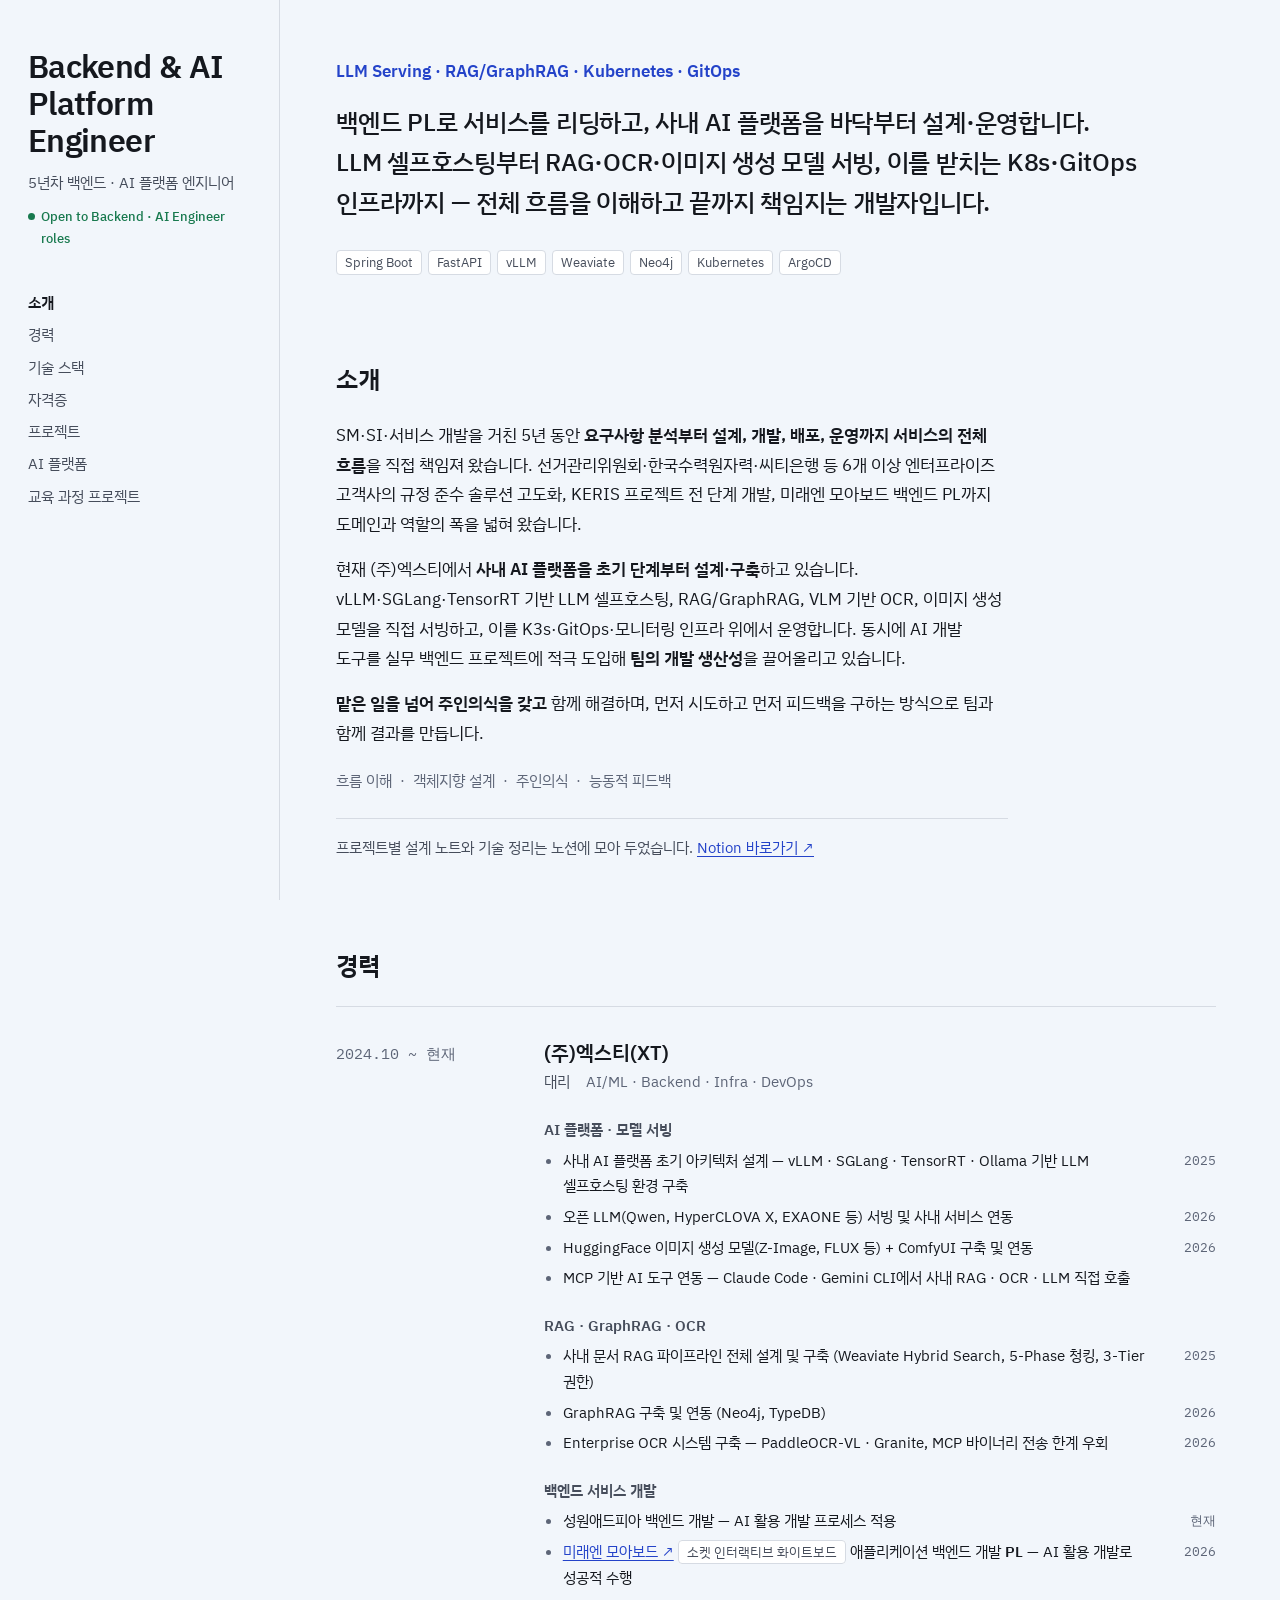
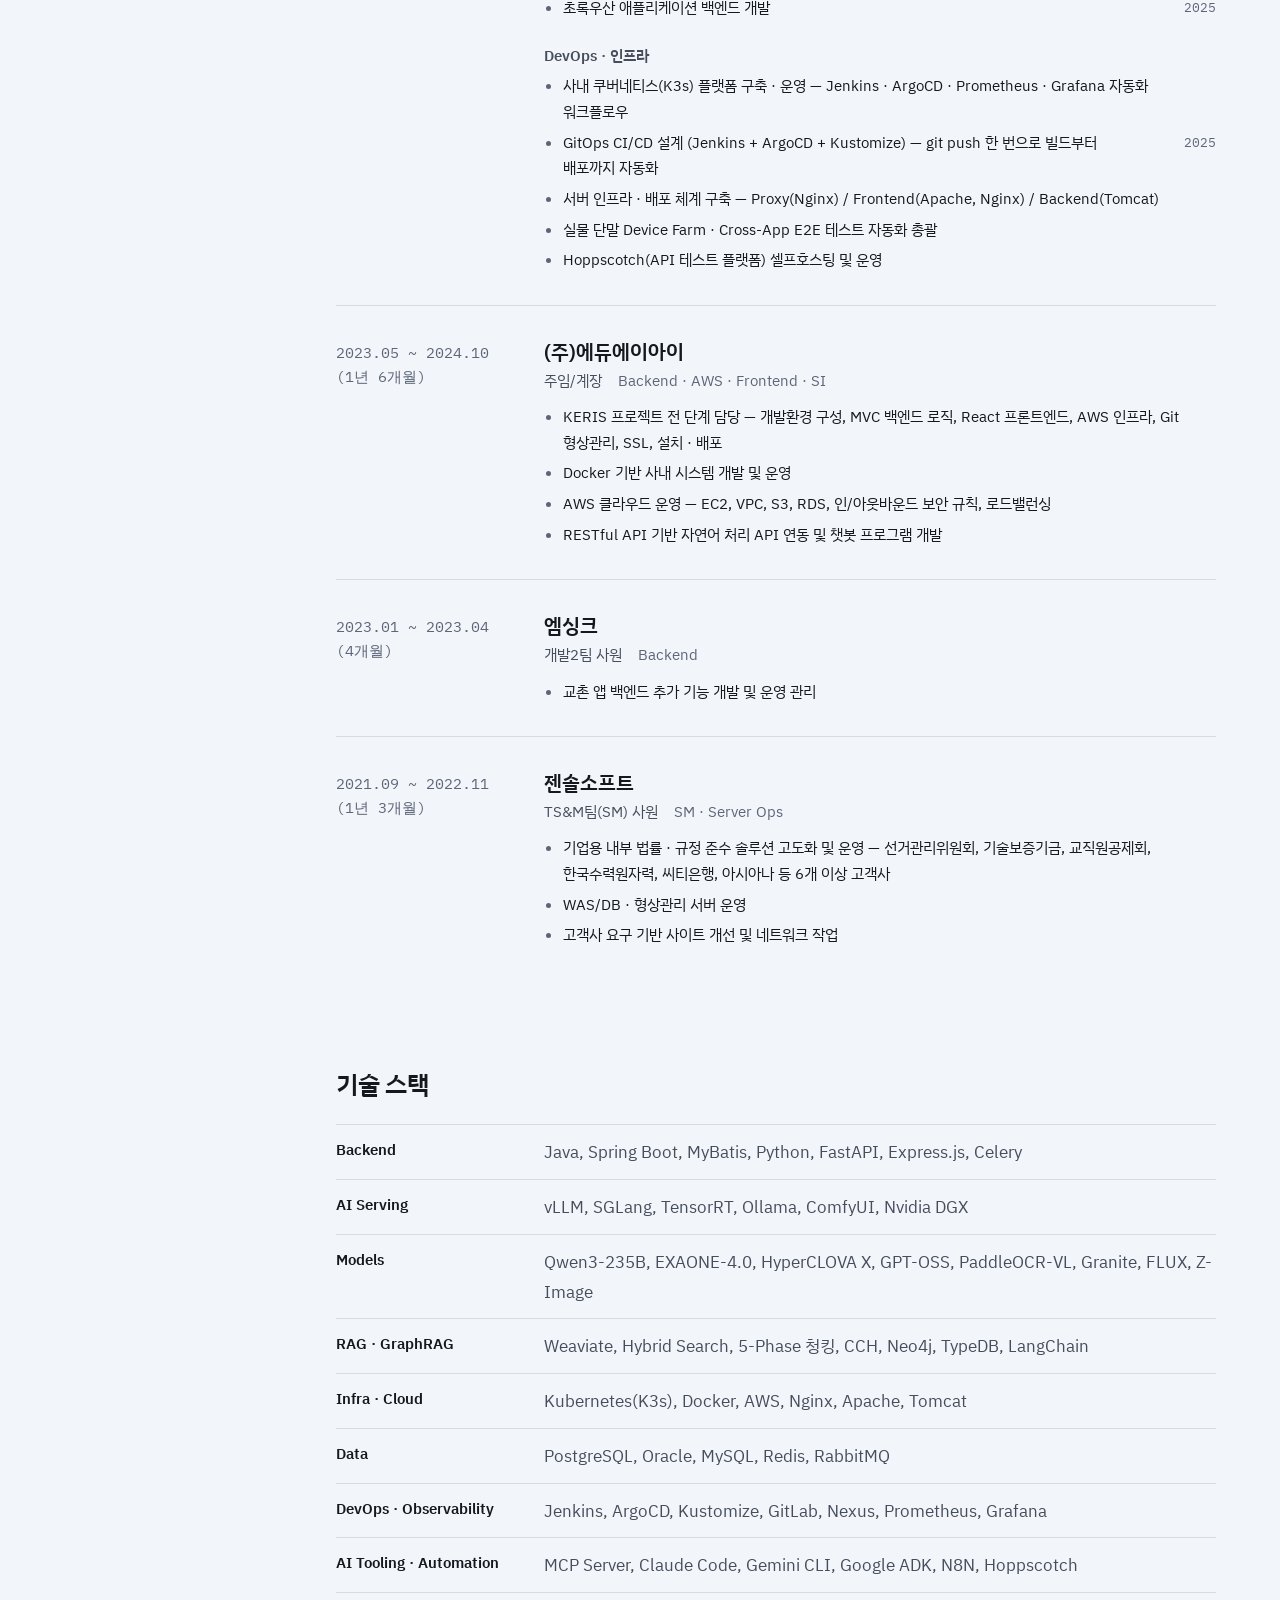
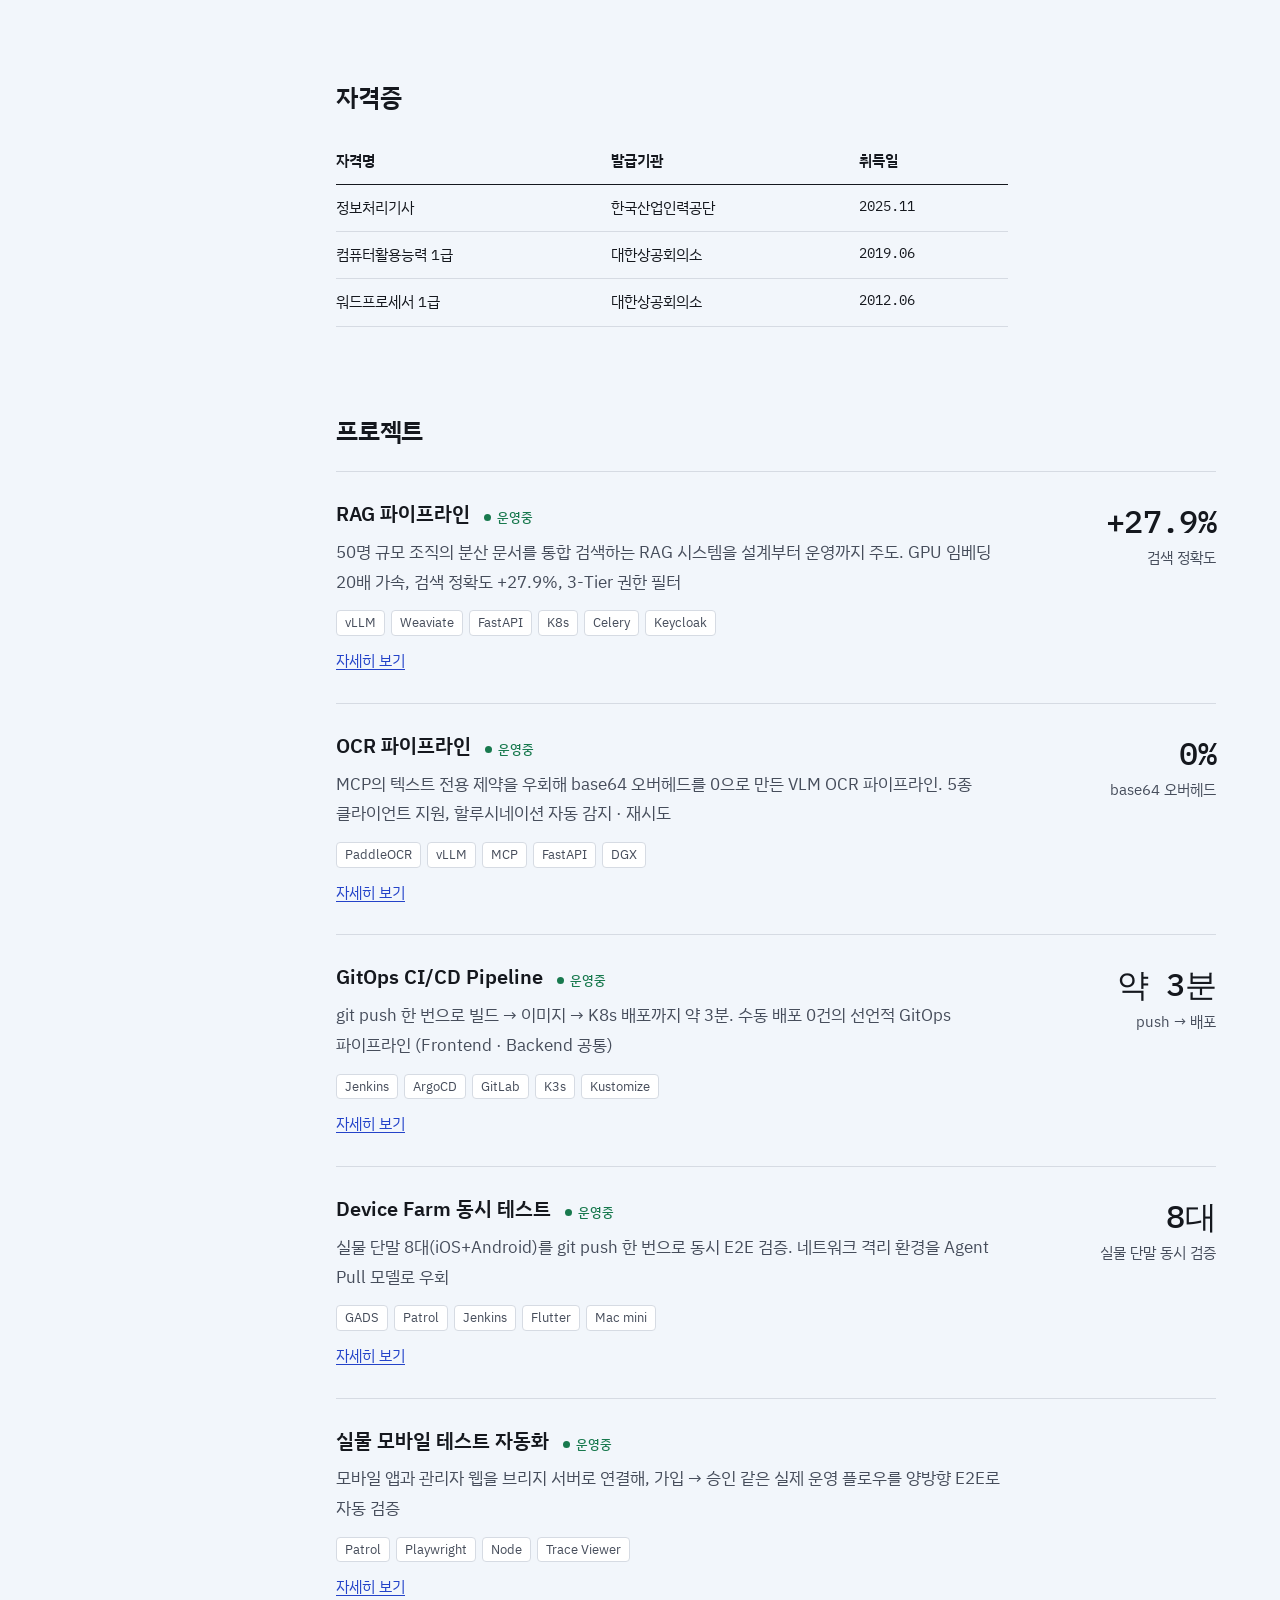
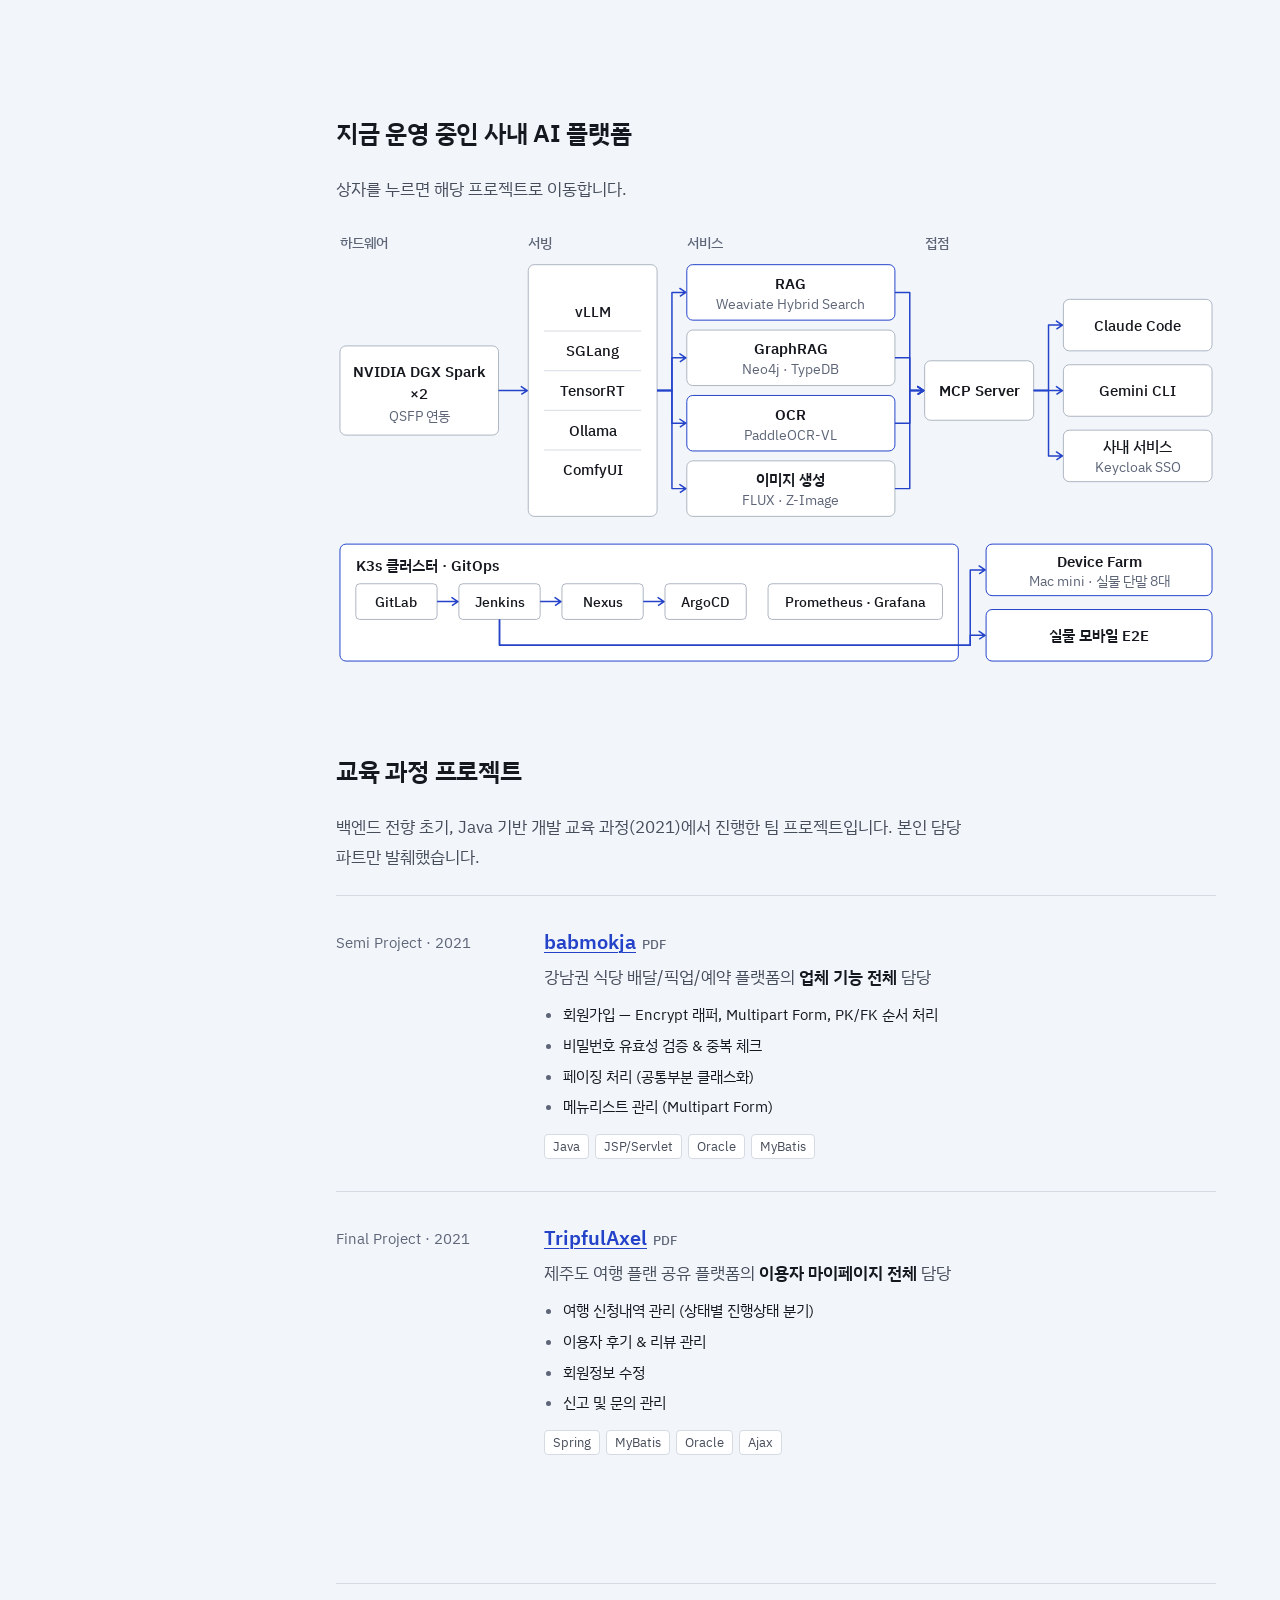
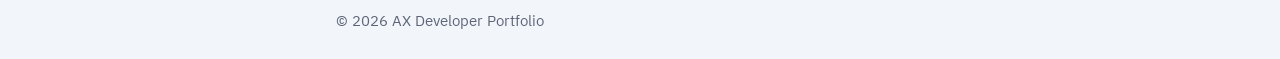
<file: index.html>
<!DOCTYPE html>
<html lang="ko">
<head>
  <meta charset="UTF-8">
  <meta name="viewport" content="width=device-width, initial-scale=1.0">
  <title>AX Developer Portfolio</title>
  <meta name="description" content="5년차 백엔드 · AI 플랫폼 엔지니어 포트폴리오 — LLM 셀프호스팅, RAG/GraphRAG, OCR, Kubernetes · GitOps">
  <link rel="preconnect" href="https://fonts.googleapis.com">
  <link rel="preconnect" href="https://fonts.gstatic.com" crossorigin>
  <link href="https://fonts.googleapis.com/css2?family=IBM+Plex+Mono:wght@400;500&family=IBM+Plex+Sans+KR:wght@400;500;600;700&display=swap" rel="stylesheet">
  <link rel="stylesheet" href="assets/site.css">
  <style>
    /* index 전용 레이아웃·컴포넌트 — 색·글꼴·크기는 assets/site.css 토큰만 쓴다 */

    /* ===== 레이아웃: 1023px 이하 1열, 1024px 이상 사이드바 + 본문 ===== */
    .side { padding: 32px 24px 24px; border-bottom: 1px solid var(--rule); }
    .side h1 { font-size: var(--fs-xl); line-height: 1.15; }
    .side-role { margin-top: 12px; font-size: var(--fs-sm); color: var(--ink-2); }
    .side .status { margin-top: 8px; align-items: flex-start; }
    .side .status::before { flex: none; margin-top: 8px; }
    .toc { margin-top: 20px; }
    .toc ul { list-style: none; padding: 0; display: flex; flex-wrap: wrap; gap: 4px 18px; font-size: var(--fs-sm); }
    .toc li { margin: 0; }
    .toc a { color: var(--ink-2); text-decoration: none; }
    .toc a:hover { color: var(--accent); text-decoration: underline; }
    .toc a[aria-current] { color: var(--ink); font-weight: 600; }

    .main { min-width: 0; padding: 40px 24px 0; }

    @media (min-width: 1152px) {
      .layout { display: grid; grid-template-columns: 17.5rem minmax(0, 1fr); }
      .side {
        position: sticky; top: 0; align-self: start; height: 100vh; overflow-y: auto;
        padding: 48px 28px; border-bottom: 0; border-right: 1px solid var(--rule);
      }
      .toc { margin-top: 40px; }
      .toc ul { display: block; }
      .toc li + li { margin-top: 6px; }
      .main { max-width: 62rem; padding: 56px 56px 0; }
    }

    /* ===== 섹션 공통 ===== */
    .sec { padding-top: 88px; }
    .sec > h2 { margin-bottom: 24px; }
    .prose, .sec-intro { max-width: var(--measure); }
    .sec-intro { margin-bottom: 24px; color: var(--ink-2); }

    /* ===== 히어로 ===== */
    .hero-sub { font-size: var(--fs-base); font-weight: 600; color: var(--accent); }
    .hero-desc { margin-top: 16px; max-width: 52rem; font-size: var(--fs-lg); font-weight: 500; line-height: 1.6; letter-spacing: -0.01em; color: var(--ink); }
    .hero .chips { margin-top: 28px; }

    /* ===== 시스템 구성도 ===== */
    .arch-wrap { margin-top: 20px; overflow-x: auto; }
    .arch { display: block; width: 100%; height: auto; }
    .arch text { font-family: var(--font-sans); font-size: 15px; fill: var(--ink); text-anchor: middle; dominant-baseline: central; }
    .arch .t { font-weight: 600; }
    .arch .e { font-weight: 500; }
    .arch .e2 { font-weight: 500; font-size: 14px; }
    .arch .s { font-size: 14px; fill: var(--ink-3); }
    .arch .mo { font-family: var(--font-mono); }
    .arch .h text, .arch .lt { text-anchor: start; }
    .arch .h text { font-size: 14px; font-weight: 500; fill: var(--ink-3); }
    .arch rect { fill: var(--surface); stroke: var(--rule-strong); stroke-width: 1; }
    .arch .f { stroke: var(--accent); }
    .arch a { text-decoration: none; }
    .arch a:hover .f, .arch a:focus-visible .f { fill: var(--accent-soft); }
    .arch a:focus-visible { outline: none; }
    .arch a:focus-visible .f { stroke-width: 2.5; }
    .arch .sep { fill: none; stroke: var(--rule); }
    .arch .w { fill: none; stroke: var(--accent); stroke-width: 1.5; stroke-linejoin: round; pointer-events: none; }
    /* ponytail: 축소 시 SVG 글자 12px 이상 유지 — 760px 미만 폭에서는 래퍼가 가로 스크롤 */
    .arch { min-width: 760px; }

    /* ===== 소개 ===== */
    .traits { display: flex; flex-wrap: wrap; gap: 0 8px; margin-top: 20px; padding: 0; list-style: none; font-size: var(--fs-sm); color: var(--ink-3); }
    .traits li { margin: 0; }
    .traits li + li::before { content: "·"; margin-right: 8px; }
    .about-notion { margin-top: 24px; padding-top: 16px; border-top: 1px solid var(--rule); font-size: var(--fs-sm); color: var(--ink-2); }

    /* ===== 행 목록 (경력·교육 과정 프로젝트): 왼쪽 메타 + 오른쪽 본문 ===== */
    .entry { display: grid; grid-template-columns: 11rem minmax(0, 1fr); gap: 8px 32px; padding: 32px 0; border-top: 1px solid var(--rule); }
    .entry-meta { font-size: var(--fs-sm); line-height: 1.6; color: var(--ink-3); padding-top: 3px; }
    .job-meta { display: flex; flex-wrap: wrap; gap: 2px 16px; margin-top: 2px; font-size: var(--fs-sm); color: var(--ink-2); }
    .roles { display: inline; padding: 0; list-style: none; color: var(--ink-3); }
    .roles li { display: inline; }
    .roles li + li::before { content: " · "; }
    .entry h4 { margin-top: 24px; font-size: var(--fs-sm); color: var(--ink-2); }
    .items { margin-top: 10px; font-size: var(--fs-sm); line-height: 1.7; }
    .entry h4 + .items { margin-top: 6px; }
    .items li { position: relative; }
    .items li::marker { color: var(--ink-3); }
    .items li:has(.yr) { padding-right: 4rem; }
    .yr { position: absolute; top: 0; right: 0; font-family: var(--font-mono); font-size: var(--fs-xs); line-height: calc(var(--fs-sm) * 1.7); color: var(--ink-3); }
    .entry .desc { margin-top: 6px; color: var(--ink-2); }
    .entry .chips { margin-top: 14px; }
    .file { margin-left: 6px; font-size: var(--fs-xs); font-weight: 500; color: var(--ink-3); }

    /* ===== 프로젝트 행 ===== */
    .proj { display: grid; grid-template-columns: minmax(0, 1fr) 11rem; gap: 12px 32px; padding: 28px 0; border-top: 1px solid var(--rule); }
    .proj-head { display: flex; flex-wrap: wrap; align-items: baseline; gap: 4px 14px; }
    .proj h3 a { color: var(--ink); text-decoration: none; }
    .proj h3 a:hover { color: var(--accent); text-decoration: underline; }
    .proj .desc { margin-top: 8px; max-width: var(--measure); color: var(--ink-2); }
    .proj .chips { margin-top: 14px; }
    .more { display: inline-block; margin-top: 12px; font-size: var(--fs-sm); }
    .proj-metric { text-align: right; padding-top: 4px; }

    /* ===== 기술 스택 ===== */
    .stack { display: grid; grid-template-columns: 13rem minmax(0, 1fr); border-bottom: 1px solid var(--rule); }
    .stack dt, .stack dd { padding: 12px 0; border-top: 1px solid var(--rule); }
    .stack dt { padding-right: 24px; font-size: var(--fs-sm); font-weight: 600; }
    .stack dd { color: var(--ink-2); }

    /* ===== 자격증 ===== */
    .certs { max-width: var(--measure); }

    @media (max-width: 640px) {
      .sec { padding-top: 64px; }
      .hero-desc { font-size: var(--fs-md); }
      .entry, .proj, .stack { grid-template-columns: minmax(0, 1fr); }
      .entry { gap: 4px; }
      .proj-metric { text-align: left; }
      .stack dd { padding-top: 0; border-top: 0; }
    }
  </style>
</head>
<body>
<div class="layout">

  <header class="side">
    <h1>Backend &amp; AI Platform Engineer</h1>
    <p class="side-role">5년차 백엔드 &middot; AI 플랫폼 엔지니어</p>
    <p class="status">Open to Backend &middot; AI Engineer roles</p>
    <nav class="toc" aria-label="섹션 목차">
      <ul>
        <li><a href="#about">소개</a></li>
        <li><a href="#career">경력</a></li>
        <li><a href="#tech">기술 스택</a></li>
        <li><a href="#certs">자격증</a></li>
        <li><a href="#projects">프로젝트</a></li>
        <li><a href="#platform">AI 플랫폼</a></li>
        <li><a href="#past-projects">교육 과정 프로젝트</a></li>
      </ul>
    </nav>
  </header>

  <main class="main">

    <!-- ===== 히어로 ===== -->
    <section class="hero">
      <p class="hero-sub">LLM Serving &middot; RAG/GraphRAG &middot; Kubernetes &middot; GitOps</p>
      <p class="hero-desc">
        백엔드 PL로 서비스를 리딩하고, 사내 AI 플랫폼을 바닥부터 설계&middot;운영합니다.<br>
        LLM 셀프호스팅부터 RAG&middot;OCR&middot;이미지 생성 모델 서빙, 이를 받치는 K8s&middot;GitOps 인프라까지 &mdash;
        전체 흐름을 이해하고 끝까지 책임지는 개발자입니다.
      </p>
      <ul class="chips">
        <li>Spring Boot</li>
        <li>FastAPI</li>
        <li>vLLM</li>
        <li>Weaviate</li>
        <li>Neo4j</li>
        <li>Kubernetes</li>
        <li>ArgoCD</li>
      </ul>
    </section>

    <!-- ===== 소개 ===== -->
    <section class="sec" id="about">
      <h2>소개</h2>
      <div class="prose">
        <p>
          SM&middot;SI&middot;서비스 개발을 거친 5년 동안 <strong>요구사항 분석부터 설계, 개발, 배포, 운영까지 서비스의 전체 흐름</strong>을 직접 책임져 왔습니다. 선거관리위원회&middot;한국수력원자력&middot;씨티은행 등 6개 이상 엔터프라이즈 고객사의 규정 준수 솔루션 고도화, KERIS 프로젝트 전 단계 개발, 미래엔 모아보드 백엔드 PL까지 도메인과 역할의 폭을 넓혀 왔습니다.
        </p>
        <p>
          현재 (주)엑스티에서 <strong>사내 AI 플랫폼을 초기 단계부터 설계&middot;구축</strong>하고 있습니다. vLLM&middot;SGLang&middot;TensorRT 기반 LLM 셀프호스팅, RAG/GraphRAG, VLM 기반 OCR, 이미지 생성 모델을 직접 서빙하고, 이를 K3s&middot;GitOps&middot;모니터링 인프라 위에서 운영합니다. 동시에 AI 개발 도구를 실무 백엔드 프로젝트에 적극 도입해 <strong>팀의 개발 생산성</strong>을 끌어올리고 있습니다.
        </p>
        <p>
          <strong>맡은 일을 넘어 주인의식을 갖고</strong> 함께 해결하며, 먼저 시도하고 먼저 피드백을 구하는 방식으로 팀과 함께 결과를 만듭니다.
        </p>
        <ul class="traits">
          <li>흐름 이해</li>
          <li>객체지향 설계</li>
          <li>주인의식</li>
          <li>능동적 피드백</li>
        </ul>
        <p class="about-notion">
          프로젝트별 설계 노트와 기술 정리는 노션에 모아 두었습니다.
          <a href="https://rainy-ethernet-a6c.notion.site/AX-Developer-Portfolio-d8840e6213d6418ea6893baea8c4d210" target="_blank" rel="noopener">Notion 바로가기 &#8599;</a>
        </p>
      </div>
    </section>

    <!-- ===== 경력 ===== -->
    <section class="sec" id="career">
      <h2>경력</h2>

      <article class="entry">
        <p class="entry-meta mono">2024.10 ~ 현재</p>
        <div>
          <h3>(주)엑스티(XT)</h3>
          <div class="job-meta">
            <span>대리</span>
            <ul class="roles"><li>AI/ML</li><li>Backend</li><li>Infra</li><li>DevOps</li></ul>
          </div>
          <h4>AI 플랫폼 &middot; 모델 서빙</h4>
          <ul class="items">
            <li>사내 AI 플랫폼 초기 아키텍처 설계 &mdash; vLLM &middot; SGLang &middot; TensorRT &middot; Ollama 기반 LLM 셀프호스팅 환경 구축 <span class="yr">2025</span></li>
            <li>오픈 LLM(Qwen, HyperCLOVA X, EXAONE 등) 서빙 및 사내 서비스 연동 <span class="yr">2026</span></li>
            <li>HuggingFace 이미지 생성 모델(Z-Image, FLUX 등) + ComfyUI 구축 및 연동 <span class="yr">2026</span></li>
            <li>MCP 기반 AI 도구 연동 &mdash; Claude Code &middot; Gemini CLI에서 사내 RAG &middot; OCR &middot; LLM 직접 호출</li>
          </ul>
          <h4>RAG &middot; GraphRAG &middot; OCR</h4>
          <ul class="items">
            <li>사내 문서 RAG 파이프라인 전체 설계 및 구축 (Weaviate Hybrid Search, 5-Phase 청킹, 3-Tier 권한) <span class="yr">2025</span></li>
            <li>GraphRAG 구축 및 연동 (Neo4j, TypeDB) <span class="yr">2026</span></li>
            <li>Enterprise OCR 시스템 구축 &mdash; PaddleOCR-VL &middot; Granite, MCP 바이너리 전송 한계 우회 <span class="yr">2026</span></li>
          </ul>
          <h4>백엔드 서비스 개발</h4>
          <ul class="items">
            <li>성원애드피아 백엔드 개발 &mdash; AI 활용 개발 프로세스 적용 <span class="yr">현재</span></li>
            <li><a href="https://moaboard.m-teacher.co.kr/" target="_blank" rel="noopener">미래엔 모아보드 &#8599;</a> <span class="chip">소켓 인터랙티브 화이트보드</span> 애플리케이션 백엔드 개발 <strong>PL</strong> &mdash; AI 활용 개발로 성공적 수행 <span class="yr">2026</span></li>
            <li>초록우산 애플리케이션 백엔드 개발 <span class="yr">2025</span></li>
          </ul>
          <h4>DevOps &middot; 인프라</h4>
          <ul class="items">
            <li>사내 쿠버네티스(K3s) 플랫폼 구축 &middot; 운영 &mdash; Jenkins &middot; ArgoCD &middot; Prometheus &middot; Grafana 자동화 워크플로우</li>
            <li>GitOps CI/CD 설계 (Jenkins + ArgoCD + Kustomize) &mdash; git push 한 번으로 빌드부터 배포까지 자동화 <span class="yr">2025</span></li>
            <li>서버 인프라 &middot; 배포 체계 구축 &mdash; Proxy(Nginx) / Frontend(Apache, Nginx) / Backend(Tomcat)</li>
            <li>실물 단말 Device Farm &middot; Cross-App E2E 테스트 자동화 총괄</li>
            <li>Hoppscotch(API 테스트 플랫폼) 셀프호스팅 및 운영</li>
          </ul>
        </div>
      </article>

      <article class="entry">
        <p class="entry-meta mono">2023.05 ~ 2024.10 (1년 6개월)</p>
        <div>
          <h3>(주)에듀에이아이</h3>
          <div class="job-meta">
            <span>주임/계장</span>
            <ul class="roles"><li>Backend</li><li>AWS</li><li>Frontend</li><li>SI</li></ul>
          </div>
          <ul class="items">
            <li>KERIS 프로젝트 전 단계 담당 &mdash; 개발환경 구성, MVC 백엔드 로직, React 프론트엔드, AWS 인프라, Git 형상관리, SSL, 설치 &middot; 배포</li>
            <li>Docker 기반 사내 시스템 개발 및 운영</li>
            <li>AWS 클라우드 운영 &mdash; EC2, VPC, S3, RDS, 인/아웃바운드 보안 규칙, 로드밸런싱</li>
            <li>RESTful API 기반 자연어 처리 API 연동 및 챗봇 프로그램 개발</li>
          </ul>
        </div>
      </article>

      <article class="entry">
        <p class="entry-meta mono">2023.01 ~ 2023.04 (4개월)</p>
        <div>
          <h3>엠싱크</h3>
          <div class="job-meta">
            <span>개발2팀 사원</span>
            <ul class="roles"><li>Backend</li></ul>
          </div>
          <ul class="items">
            <li>교촌 앱 백엔드 추가 기능 개발 및 운영 관리</li>
          </ul>
        </div>
      </article>

      <article class="entry">
        <p class="entry-meta mono">2021.09 ~ 2022.11 (1년 3개월)</p>
        <div>
          <h3>젠솔소프트</h3>
          <div class="job-meta">
            <span>TS&amp;M팀(SM) 사원</span>
            <ul class="roles"><li>SM</li><li>Server Ops</li></ul>
          </div>
          <ul class="items">
            <li>기업용 내부 법률 &middot; 규정 준수 솔루션 고도화 및 운영 &mdash; 선거관리위원회, 기술보증기금, 교직원공제회, 한국수력원자력, 씨티은행, 아시아나 등 6개 이상 고객사</li>
            <li>WAS/DB &middot; 형상관리 서버 운영</li>
            <li>고객사 요구 기반 사이트 개선 및 네트워크 작업</li>
          </ul>
        </div>
      </article>
    </section>

    <!-- ===== 기술 스택 ===== -->
    <section class="sec" id="tech">
      <h2>기술 스택</h2>
      <dl class="stack">
        <dt>Backend</dt>
        <dd>Java, Spring Boot, MyBatis, Python, FastAPI, Express.js, Celery</dd>
        <dt>AI Serving</dt>
        <dd>vLLM, SGLang, TensorRT, Ollama, ComfyUI, Nvidia DGX</dd>
        <dt>Models</dt>
        <dd>Qwen3-235B, EXAONE-4.0, HyperCLOVA X, GPT-OSS, PaddleOCR-VL, Granite, FLUX, Z-Image</dd>
        <dt>RAG &middot; GraphRAG</dt>
        <dd>Weaviate, Hybrid Search, 5-Phase 청킹, CCH, Neo4j, TypeDB, LangChain</dd>
        <dt>Infra &middot; Cloud</dt>
        <dd>Kubernetes(K3s), Docker, AWS, Nginx, Apache, Tomcat</dd>
        <dt>Data</dt>
        <dd>PostgreSQL, Oracle, MySQL, Redis, RabbitMQ</dd>
        <dt>DevOps &middot; Observability</dt>
        <dd>Jenkins, ArgoCD, Kustomize, GitLab, Nexus, Prometheus, Grafana</dd>
        <dt>AI Tooling &middot; Automation</dt>
        <dd>MCP Server, Claude Code, Gemini CLI, Google ADK, N8N, Hoppscotch</dd>
      </dl>
    </section>

    <!-- ===== 자격증 ===== -->
    <section class="sec" id="certs">
      <h2>자격증</h2>
      <div class="table-wrap">
        <table class="certs">
          <thead>
            <tr><th scope="col">자격명</th><th scope="col">발급기관</th><th scope="col">취득일</th></tr>
          </thead>
          <tbody>
            <tr><td>정보처리기사</td><td>한국산업인력공단</td><td class="mono">2025.11</td></tr>
            <tr><td>컴퓨터활용능력 1급</td><td>대한상공회의소</td><td class="mono">2019.06</td></tr>
            <tr><td>워드프로세서 1급</td><td>대한상공회의소</td><td class="mono">2012.06</td></tr>
          </tbody>
        </table>
      </div>
    </section>

    <!-- ===== 프로젝트 ===== -->
    <section class="sec" id="projects">
      <h2>프로젝트</h2>

      <article class="proj">
        <div>
          <div class="proj-head">
            <h3><a href="projects/rag.html">RAG 파이프라인</a></h3>
            <span class="status">운영중</span>
          </div>
          <p class="desc">50명 규모 조직의 분산 문서를 통합 검색하는 RAG 시스템을 설계부터 운영까지 주도. GPU 임베딩 20배 가속, 검색 정확도 +27.9%, 3-Tier 권한 필터</p>
          <ul class="chips"><li>vLLM</li><li>Weaviate</li><li>FastAPI</li><li>K8s</li><li>Celery</li><li>Keycloak</li></ul>
          <a class="more" href="projects/rag.html">자세히 보기</a>
        </div>
        <div class="proj-metric">
          <div class="metric-num">+27.9%</div>
          <div class="metric-label">검색 정확도</div>
        </div>
      </article>

      <article class="proj">
        <div>
          <div class="proj-head">
            <h3><a href="projects/ocr.html">OCR 파이프라인</a></h3>
            <span class="status">운영중</span>
          </div>
          <p class="desc">MCP의 텍스트 전용 제약을 우회해 base64 오버헤드를 0으로 만든 VLM OCR 파이프라인. 5종 클라이언트 지원, 할루시네이션 자동 감지 &middot; 재시도</p>
          <ul class="chips"><li>PaddleOCR</li><li>vLLM</li><li>MCP</li><li>FastAPI</li><li>DGX</li></ul>
          <a class="more" href="projects/ocr.html">자세히 보기</a>
        </div>
        <div class="proj-metric">
          <div class="metric-num">0%</div>
          <div class="metric-label">base64 오버헤드</div>
        </div>
      </article>

      <article class="proj">
        <div>
          <div class="proj-head">
            <h3><a href="projects/gitops.html">GitOps CI/CD Pipeline</a></h3>
            <span class="status">운영중</span>
          </div>
          <p class="desc">git push 한 번으로 빌드 &rarr; 이미지 &rarr; K8s 배포까지 약 3분. 수동 배포 0건의 선언적 GitOps 파이프라인 (Frontend &middot; Backend 공통)</p>
          <ul class="chips"><li>Jenkins</li><li>ArgoCD</li><li>GitLab</li><li>K3s</li><li>Kustomize</li></ul>
          <a class="more" href="projects/gitops.html">자세히 보기</a>
        </div>
        <div class="proj-metric">
          <div class="metric-num">약 3분</div>
          <div class="metric-label">push &rarr; 배포</div>
        </div>
      </article>

      <article class="proj">
        <div>
          <div class="proj-head">
            <h3><a href="projects/device-farm.html">Device Farm 동시 테스트</a></h3>
            <span class="status">운영중</span>
          </div>
          <p class="desc">실물 단말 8대(iOS+Android)를 git push 한 번으로 동시 E2E 검증. 네트워크 격리 환경을 Agent Pull 모델로 우회</p>
          <ul class="chips"><li>GADS</li><li>Patrol</li><li>Jenkins</li><li>Flutter</li><li>Mac mini</li></ul>
          <a class="more" href="projects/device-farm.html">자세히 보기</a>
        </div>
        <div class="proj-metric">
          <div class="metric-num">8대</div>
          <div class="metric-label">실물 단말 동시 검증</div>
        </div>
      </article>

      <article class="proj">
        <div>
          <div class="proj-head">
            <h3><a href="projects/pingpong.html">실물 모바일 테스트 자동화</a></h3>
            <span class="status">운영중</span>
          </div>
          <p class="desc">모바일 앱과 관리자 웹을 브리지 서버로 연결해, 가입 &rarr; 승인 같은 실제 운영 플로우를 양방향 E2E로 자동 검증</p>
          <ul class="chips"><li>Patrol</li><li>Playwright</li><li>Node</li><li>Trace Viewer</li></ul>
          <a class="more" href="projects/pingpong.html">자세히 보기</a>
        </div>
      </article>
    </section>

    <!-- ===== 운영 중인 AI 플랫폼 ===== -->
    <section class="sec" id="platform">
      <h2>지금 운영 중인 사내 AI 플랫폼</h2>
      <p class="sec-intro">상자를 누르면 해당 프로젝트로 이동합니다.</p>
      <div class="arch-wrap">
        <svg class="arch" viewBox="-4 -2 888 444" role="group" aria-labelledby="arch-t arch-d">
          <title id="arch-t">사내 AI 플랫폼 구성도</title>
          <desc id="arch-d">NVIDIA DGX Spark 2대(QSFP 연동)에서 vLLM, SGLang, TensorRT, Ollama, ComfyUI로 모델을 서빙하고, RAG(Weaviate Hybrid Search), GraphRAG(Neo4j, TypeDB), OCR(PaddleOCR-VL), 이미지 생성(FLUX, Z-Image) 서비스를 MCP Server를 거쳐 Claude Code, Gemini CLI, 사내 서비스(Keycloak SSO)에 제공합니다. 전체는 K3s 클러스터에서 GitLab, Jenkins, Nexus, ArgoCD GitOps 흐름으로 배포되고 Prometheus, Grafana로 모니터링하며, Jenkins는 Device Farm(Mac mini, 실물 단말 8대)과 실물 모바일 E2E로 이어집니다.</desc>

          <!-- 열 머리 -->
          <g class="h">
            <text x="0" y="14">하드웨어</text>
            <text x="190" y="14">서빙</text>
            <text x="350" y="14">서비스</text>
            <text x="590" y="14">접점</text>
          </g>

          <!-- 1열: 하드웨어 -->
          <rect x="0" y="118" width="160" height="90" rx="6"/>
          <text class="t" x="80" y="144">NVIDIA DGX Spark</text>
          <text class="e mo" x="80" y="166">×2</text>
          <text class="s" x="80" y="188">QSFP 연동</text>

          <!-- 2열: 서빙 -->
          <rect x="190" y="36" width="130" height="254" rx="6"/>
          <path class="sep" d="M206 103 H304 M206 143 H304 M206 183 H304 M206 223 H304"/>
          <text class="e" x="255" y="83">vLLM</text>
          <text class="e" x="255" y="123">SGLang</text>
          <text class="e" x="255" y="163">TensorRT</text>
          <text class="e" x="255" y="203">Ollama</text>
          <text class="e" x="255" y="243">ComfyUI</text>

          <!-- 3열: 서비스 -->
          <a href="projects/rag.html">
            <rect class="f" x="350" y="36" width="210" height="56" rx="6"/>
            <text class="t" x="455" y="55">RAG</text>
            <text class="s" x="455" y="75">Weaviate Hybrid Search</text>
          </a>
          <rect x="350" y="102" width="210" height="56" rx="6"/>
          <text class="t" x="455" y="121">GraphRAG</text>
          <text class="s" x="455" y="141">Neo4j · TypeDB</text>
          <a href="projects/ocr.html">
            <rect class="f" x="350" y="168" width="210" height="56" rx="6"/>
            <text class="t" x="455" y="187">OCR</text>
            <text class="s" x="455" y="207">PaddleOCR-VL</text>
          </a>
          <rect x="350" y="234" width="210" height="56" rx="6"/>
          <text class="t" x="455" y="253">이미지 생성</text>
          <text class="s" x="455" y="273">FLUX · Z-Image</text>

          <!-- 4열: 접점 -->
          <rect x="590" y="133" width="110" height="60" rx="6"/>
          <text class="t" x="645" y="163">MCP Server</text>
          <rect x="730" y="71" width="150" height="52" rx="6"/>
          <text class="e" x="805" y="97">Claude Code</text>
          <rect x="730" y="137" width="150" height="52" rx="6"/>
          <text class="e" x="805" y="163">Gemini CLI</text>
          <rect x="730" y="203" width="150" height="52" rx="6"/>
          <text class="e" x="805" y="220">사내 서비스</text>
          <text class="s" x="805" y="240">Keycloak SSO</text>

          <!-- 하단 띠: K3s 클러스터 · GitOps -->
          <a href="projects/gitops.html">
            <rect class="f" x="0" y="318" width="624" height="118" rx="6"/>
            <text class="t lt" x="16" y="340">K3s 클러스터 · GitOps</text>
            <rect x="16" y="358" width="82" height="36" rx="4"/>
            <text class="e2" x="57" y="376">GitLab</text>
            <rect x="120" y="358" width="82" height="36" rx="4"/>
            <text class="e2" x="161" y="376">Jenkins</text>
            <rect x="224" y="358" width="82" height="36" rx="4"/>
            <text class="e2" x="265" y="376">Nexus</text>
            <rect x="328" y="358" width="82" height="36" rx="4"/>
            <text class="e2" x="369" y="376">ArgoCD</text>
            <rect x="432" y="358" width="176" height="36" rx="4"/>
            <text class="e2" x="520" y="376">Prometheus · Grafana</text>
          </a>

          <!-- 하단 오른쪽: 실물 단말 테스트 -->
          <a href="projects/device-farm.html">
            <rect class="f" x="652" y="318" width="228" height="52" rx="6"/>
            <text class="t" x="766" y="336">Device Farm</text>
            <text class="s" x="766" y="355">Mac mini · 실물 단말 <tspan class="mo">8</tspan>대</text>
          </a>
          <a href="projects/pingpong.html">
            <rect class="f" x="652" y="384" width="228" height="52" rx="6"/>
            <text class="t" x="766" y="410">실물 모바일 E2E</text>
          </a>

          <!-- 연결선 (선 끝 화살촉까지 한 경로로 이어 그려 대시 애니메이션이 끝에서 화살촉을 그린다) -->
          <path class="w w1" pathLength="1" d="M160 163 H189 l-6 -4 l6 4 l-6 4"/>
          <path class="w w2" pathLength="1" d="M320 163 H335 V64 H349 l-6 -4 l6 4 l-6 4"/>
          <path class="w w2" pathLength="1" d="M320 163 H335 V130 H349 l-6 -4 l6 4 l-6 4"/>
          <path class="w w2" pathLength="1" d="M320 163 H335 V196 H349 l-6 -4 l6 4 l-6 4"/>
          <path class="w w2" pathLength="1" d="M320 163 H335 V262 H349 l-6 -4 l6 4 l-6 4"/>
          <path class="w w3" pathLength="1" d="M560 64 H575 V163 H589 l-6 -4 l6 4 l-6 4"/>
          <path class="w w3" pathLength="1" d="M560 130 H575 V163 H589 l-6 -4 l6 4 l-6 4"/>
          <path class="w w3" pathLength="1" d="M560 196 H575 V163 H589 l-6 -4 l6 4 l-6 4"/>
          <path class="w w3" pathLength="1" d="M560 262 H575 V163 H589 l-6 -4 l6 4 l-6 4"/>
          <path class="w w4" pathLength="1" d="M700 163 H715 V97 H729 l-6 -4 l6 4 l-6 4"/>
          <path class="w w4" pathLength="1" d="M700 163 H729 l-6 -4 l6 4 l-6 4"/>
          <path class="w w4" pathLength="1" d="M700 163 H715 V229 H729 l-6 -4 l6 4 l-6 4"/>
          <path class="w w2" pathLength="1" d="M98 376 H119 l-6 -4 l6 4 l-6 4"/>
          <path class="w w3" pathLength="1" d="M202 376 H223 l-6 -4 l6 4 l-6 4"/>
          <path class="w w4" pathLength="1" d="M306 376 H327 l-6 -4 l6 4 l-6 4"/>
          <path class="w w4" pathLength="1" d="M161 394 V420 H636 V344 H651 l-6 -4 l6 4 l-6 4"/>
          <path class="w w4" pathLength="1" d="M161 394 V420 H636 V410 H651 l-6 -4 l6 4 l-6 4"/>
        </svg>
      </div>
    </section>

    <!-- ===== 교육 과정 프로젝트 ===== -->
    <section class="sec" id="past-projects">
      <h2>교육 과정 프로젝트</h2>
      <p class="sec-intro">백엔드 전향 초기, Java 기반 개발 교육 과정(2021)에서 진행한 팀 프로젝트입니다. 본인 담당 파트만 발췌했습니다.</p>

      <article class="entry">
        <p class="entry-meta">Semi Project &middot; 2021</p>
        <div>
          <h3><a href="projects/babmokja.pdf" target="_blank" rel="noopener">babmokja</a><span class="file">PDF</span></h3>
          <p class="desc">강남권 식당 배달/픽업/예약 플랫폼의 <strong>업체 기능 전체</strong> 담당</p>
          <ul class="items">
            <li>회원가입 &mdash; Encrypt 래퍼, Multipart Form, PK/FK 순서 처리</li>
            <li>비밀번호 유효성 검증 &amp; 중복 체크</li>
            <li>페이징 처리 (공통부분 클래스화)</li>
            <li>메뉴리스트 관리 (Multipart Form)</li>
          </ul>
          <ul class="chips"><li>Java</li><li>JSP/Servlet</li><li>Oracle</li><li>MyBatis</li></ul>
        </div>
      </article>

      <article class="entry">
        <p class="entry-meta">Final Project &middot; 2021</p>
        <div>
          <h3><a href="projects/tripweb.pdf" target="_blank" rel="noopener">TripfulAxel</a><span class="file">PDF</span></h3>
          <p class="desc">제주도 여행 플랜 공유 플랫폼의 <strong>이용자 마이페이지 전체</strong> 담당</p>
          <ul class="items">
            <li>여행 신청내역 관리 (상태별 진행상태 분기)</li>
            <li>이용자 후기 &amp; 리뷰 관리</li>
            <li>회원정보 수정</li>
            <li>신고 및 문의 관리</li>
          </ul>
          <ul class="chips"><li>Spring</li><li>MyBatis</li><li>Oracle</li><li>Ajax</li></ul>
        </div>
      </article>
    </section>

    <footer class="site-foot">
      <p>&copy; 2026 AX Developer Portfolio</p>
    </footer>
  </main>
</div>

<script>
  // 목차: 화면 위쪽에 들어온 섹션의 링크에 aria-current 를 표시한다(등장 애니메이션 아님)
  const tocLinks = document.querySelectorAll('.toc a');
  const tocObserver = new IntersectionObserver((entries) => {
    entries.forEach((entry) => {
      if (!entry.isIntersecting) return;
      tocLinks.forEach((a) => {
        if (a.getAttribute('href') === '#' + entry.target.id) a.setAttribute('aria-current', 'location');
        else a.removeAttribute('aria-current');
      });
    });
  }, { rootMargin: '0px 0px -65% 0px' });
  tocLinks.forEach((a) => tocObserver.observe(document.querySelector(a.getAttribute('href'))));
</script>
</body>
</html>
</file>
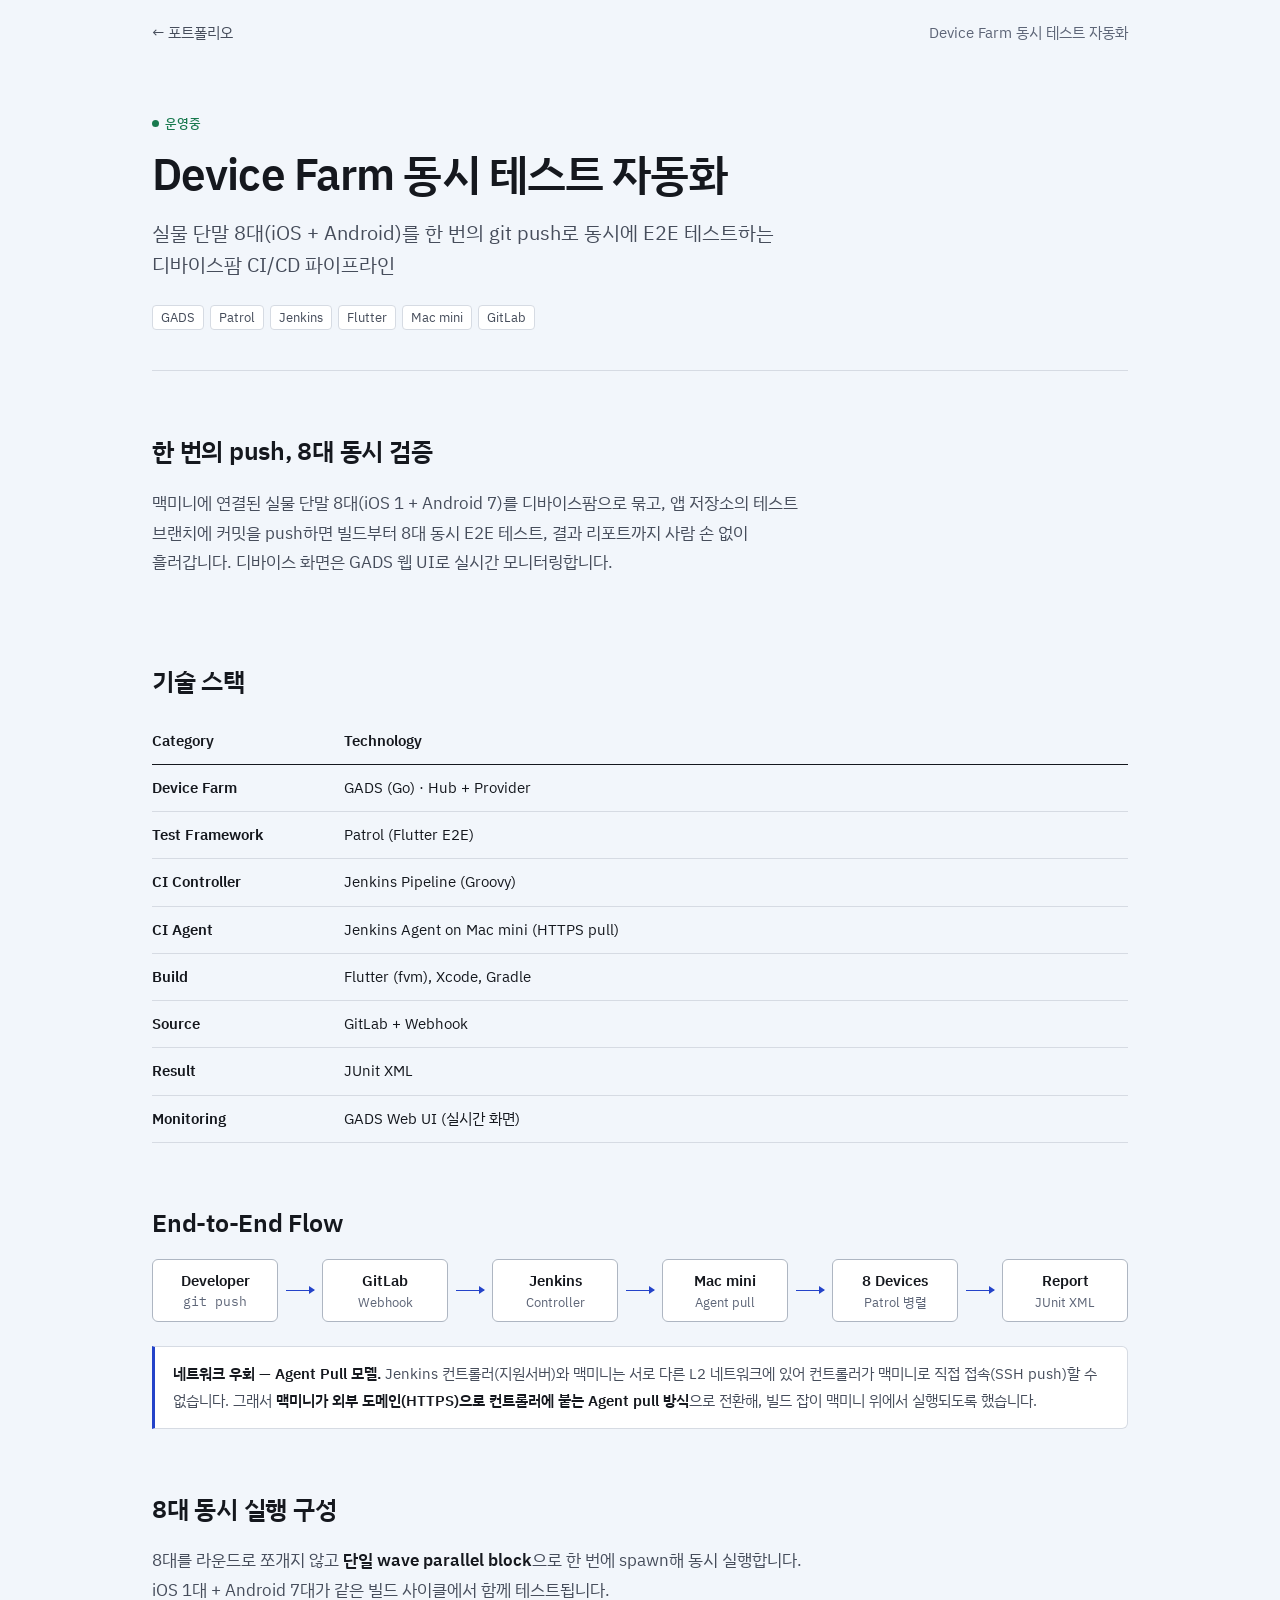
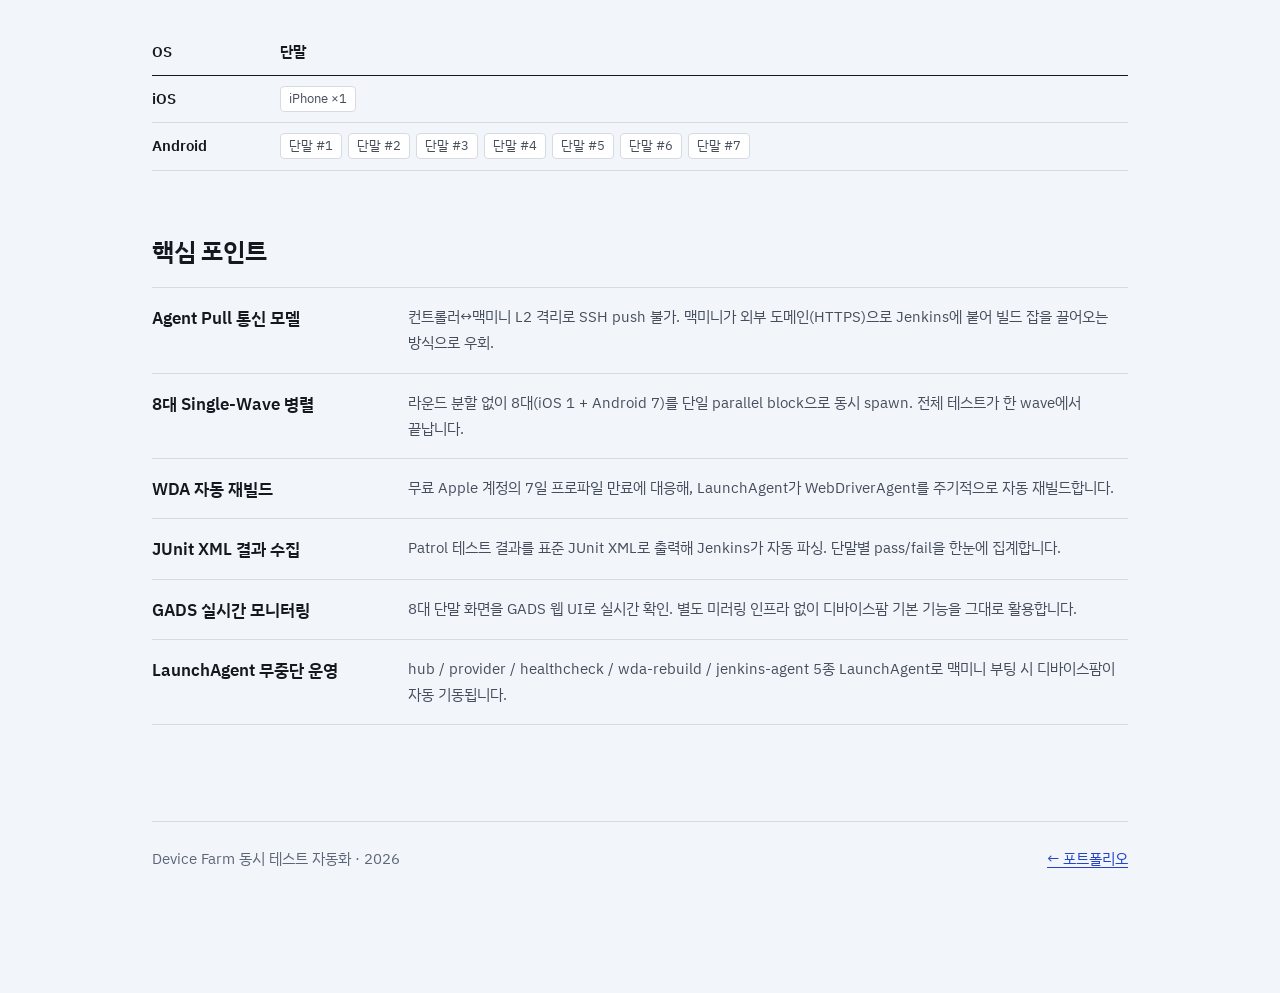
<file: projects/device-farm.html>
<!DOCTYPE html>
<html lang="ko">
<head>
<meta charset="UTF-8">
<meta name="viewport" content="width=device-width, initial-scale=1.0">
<title>Device Farm 동시 테스트 자동화</title>
<link rel="preconnect" href="https://fonts.googleapis.com">
<link rel="preconnect" href="https://fonts.gstatic.com" crossorigin>
<link href="https://fonts.googleapis.com/css2?family=IBM+Plex+Mono:wght@400;500&family=IBM+Plex+Sans+KR:wght@400;500;600;700&display=swap" rel="stylesheet">
<link rel="stylesheet" href="../assets/site.css">
<style>
  /* 상세 페이지 공통 후보 (ocr·pingpong 과 동일) */
  .doc-hero h1 { margin-top: 12px; }
  .warn { color: var(--warn); }
  .live { color: var(--live); }
  .arrow-label { display: block; font-size: var(--fs-xs); line-height: 1.4; color: var(--ink-3); text-align: center; }
  .down { display: block; position: relative; width: 1px; height: 28px; margin: 6px auto; background: var(--accent); }
  .down::after { content: ""; position: absolute; left: -4px; bottom: -1px; border-left: 4.5px solid transparent; border-right: 4.5px solid transparent; border-top: 6px solid var(--accent); }
  .right { display: block; position: relative; width: 44px; height: 1px; background: var(--accent); }
  .right::after { content: ""; position: absolute; right: -1px; top: -4px; border-top: 4.5px solid transparent; border-bottom: 4.5px solid transparent; border-left: 6px solid var(--accent); }
  .rows { list-style: none; padding: 0; border-bottom: 1px solid var(--rule); }
  .rows > li { display: grid; grid-template-columns: 14rem 1fr; gap: 4px 32px; margin: 0; padding: 16px 0; border-top: 1px solid var(--rule); }
  .doc-sec .rows h3 { margin: 0; font-size: var(--fs-base); line-height: 1.6; }
  .rows p, .rows ul { font-size: var(--fs-sm); color: var(--ink-2); }
  @media (max-width: 640px) { .rows > li { grid-template-columns: 1fr; } }

  /* 기술 스택 표 */
  .stack td:first-child { width: 12rem; font-weight: 600; white-space: nowrap; }

  /* End-to-End 흐름도 */
  .flow { display: flex; align-items: center; justify-content: space-between; gap: 8px; }
  .flow .box { flex: 1 1 0; min-width: 0; text-align: center; line-height: 1.4; }
  .flow-label { font-size: var(--fs-sm); font-weight: 600; }
  .flow-sub { margin-top: 2px; font-size: var(--fs-xs); color: var(--ink-3); }
  .flow .right { flex: 0 0 28px; width: 28px; }
  .flow .down { display: none; }
  @media (max-width: 720px) {
    .flow { flex-direction: column; align-items: stretch; gap: 0; max-width: 20rem; margin: 0 auto; }
    .flow .right { display: none; }
    .flow .down { display: block; }
  }
  .doc-sec .note { margin-top: 24px; }

  /* 단말 구성 */
  .devices td:first-child { width: 8rem; font-weight: 600; }
</style>
</head>
<body>
<header class="doc-top"><a href="../index.html">← 포트폴리오</a><span class="muted">Device Farm 동시 테스트 자동화</span></header>

<main class="doc">
  <section class="doc-hero">
    <span class="status">운영중</span>
    <h1>Device Farm 동시 테스트 자동화</h1>
    <p class="lede">실물 단말 8대(iOS + Android)를 한 번의 git push로 동시에 E2E 테스트하는 디바이스팜 CI/CD 파이프라인</p>
    <ul class="chips">
      <li>GADS</li>
      <li>Patrol</li>
      <li>Jenkins</li>
      <li>Flutter</li>
      <li>Mac mini</li>
      <li>GitLab</li>
    </ul>
  </section>

  <section class="doc-sec" id="overview">
    <h2>한 번의 push, 8대 동시 검증</h2>
    <p class="intro">
      맥미니에 연결된 실물 단말 8대(iOS 1 + Android 7)를 디바이스팜으로 묶고, 앱 저장소의 테스트 브랜치에
      커밋을 push하면 빌드부터 8대 동시 E2E 테스트, 결과 리포트까지 사람 손 없이 흘러갑니다.
      디바이스 화면은 GADS 웹 UI로 실시간 모니터링합니다.
    </p>
  </section>

  <section class="doc-sec" id="stack">
    <h2>기술 스택</h2>
    <div class="table-wrap">
      <table class="stack">
        <thead>
          <tr><th>Category</th><th>Technology</th></tr>
        </thead>
        <tbody>
          <tr><td>Device Farm</td><td>GADS (Go) &middot; Hub + Provider</td></tr>
          <tr><td>Test Framework</td><td>Patrol (Flutter E2E)</td></tr>
          <tr><td>CI Controller</td><td>Jenkins Pipeline (Groovy)</td></tr>
          <tr><td>CI Agent</td><td>Jenkins Agent on Mac mini (HTTPS pull)</td></tr>
          <tr><td>Build</td><td>Flutter (fvm), Xcode, Gradle</td></tr>
          <tr><td>Source</td><td>GitLab + Webhook</td></tr>
          <tr><td>Result</td><td>JUnit XML</td></tr>
          <tr><td>Monitoring</td><td>GADS Web UI (실시간 화면)</td></tr>
        </tbody>
      </table>
    </div>
  </section>

  <section class="doc-sec" id="flow">
    <h2>End-to-End Flow</h2>
    <div class="flow">
      <div class="box"><div class="flow-label">Developer</div><div class="flow-sub mono">git push</div></div>
      <span class="right" aria-hidden="true"></span><span class="down" aria-hidden="true"></span>
      <div class="box"><div class="flow-label">GitLab</div><div class="flow-sub">Webhook</div></div>
      <span class="right" aria-hidden="true"></span><span class="down" aria-hidden="true"></span>
      <div class="box"><div class="flow-label">Jenkins</div><div class="flow-sub">Controller</div></div>
      <span class="right" aria-hidden="true"></span><span class="down" aria-hidden="true"></span>
      <div class="box"><div class="flow-label">Mac mini</div><div class="flow-sub">Agent pull</div></div>
      <span class="right" aria-hidden="true"></span><span class="down" aria-hidden="true"></span>
      <div class="box"><div class="flow-label">8 Devices</div><div class="flow-sub">Patrol 병렬</div></div>
      <span class="right" aria-hidden="true"></span><span class="down" aria-hidden="true"></span>
      <div class="box"><div class="flow-label">Report</div><div class="flow-sub">JUnit XML</div></div>
    </div>
    <div class="note">
      <strong>네트워크 우회 — Agent Pull 모델.</strong> Jenkins 컨트롤러(지원서버)와 맥미니는 서로 다른 L2 네트워크에 있어
      컨트롤러가 맥미니로 직접 접속(SSH push)할 수 없습니다. 그래서 <strong>맥미니가 외부 도메인(HTTPS)으로 컨트롤러에 붙는
      Agent pull 방식</strong>으로 전환해, 빌드 잡이 맥미니 위에서 실행되도록 했습니다.
    </div>
  </section>

  <section class="doc-sec" id="devices">
    <h2>8대 동시 실행 구성</h2>
    <p class="intro">
      8대를 라운드로 쪼개지 않고 <strong>단일 wave parallel block</strong>으로 한 번에 spawn해
      동시 실행합니다. iOS 1대 + Android 7대가 같은 빌드 사이클에서 함께 테스트됩니다.
    </p>
    <div class="table-wrap">
      <table class="devices">
        <thead>
          <tr><th>OS</th><th>단말</th></tr>
        </thead>
        <tbody>
          <tr><td>iOS</td><td><ul class="chips"><li>iPhone &times;1</li></ul></td></tr>
          <tr>
            <td>Android</td>
            <td>
              <ul class="chips">
                <li>단말 #1</li><li>단말 #2</li><li>단말 #3</li><li>단말 #4</li><li>단말 #5</li><li>단말 #6</li><li>단말 #7</li>
              </ul>
            </td>
          </tr>
        </tbody>
      </table>
    </div>
  </section>

  <section class="doc-sec" id="features">
    <h2>핵심 포인트</h2>
    <ul class="rows">
      <li>
        <h3>Agent Pull 통신 모델</h3>
        <p>컨트롤러↔맥미니 L2 격리로 SSH push 불가. 맥미니가 외부 도메인(HTTPS)으로 Jenkins에 붙어 빌드 잡을 끌어오는 방식으로 우회.</p>
      </li>
      <li>
        <h3>8대 Single-Wave 병렬</h3>
        <p>라운드 분할 없이 8대(iOS 1 + Android 7)를 단일 parallel block으로 동시 spawn. 전체 테스트가 한 wave에서 끝납니다.</p>
      </li>
      <li>
        <h3>WDA 자동 재빌드</h3>
        <p>무료 Apple 계정의 7일 프로파일 만료에 대응해, LaunchAgent가 WebDriverAgent를 주기적으로 자동 재빌드합니다.</p>
      </li>
      <li>
        <h3>JUnit XML 결과 수집</h3>
        <p>Patrol 테스트 결과를 표준 JUnit XML로 출력해 Jenkins가 자동 파싱. 단말별 pass/fail을 한눈에 집계합니다.</p>
      </li>
      <li>
        <h3>GADS 실시간 모니터링</h3>
        <p>8대 단말 화면을 GADS 웹 UI로 실시간 확인. 별도 미러링 인프라 없이 디바이스팜 기본 기능을 그대로 활용합니다.</p>
      </li>
      <li>
        <h3>LaunchAgent 무중단 운영</h3>
        <p>hub / provider / healthcheck / wda-rebuild / jenkins-agent 5종 LaunchAgent로 맥미니 부팅 시 디바이스팜이 자동 기동됩니다.</p>
      </li>
    </ul>
  </section>

  <footer class="site-foot">
    <span>Device Farm 동시 테스트 자동화 &middot; 2026</span>
    <a href="../index.html">← 포트폴리오</a>
  </footer>
</main>
</body>
</html>
</file>
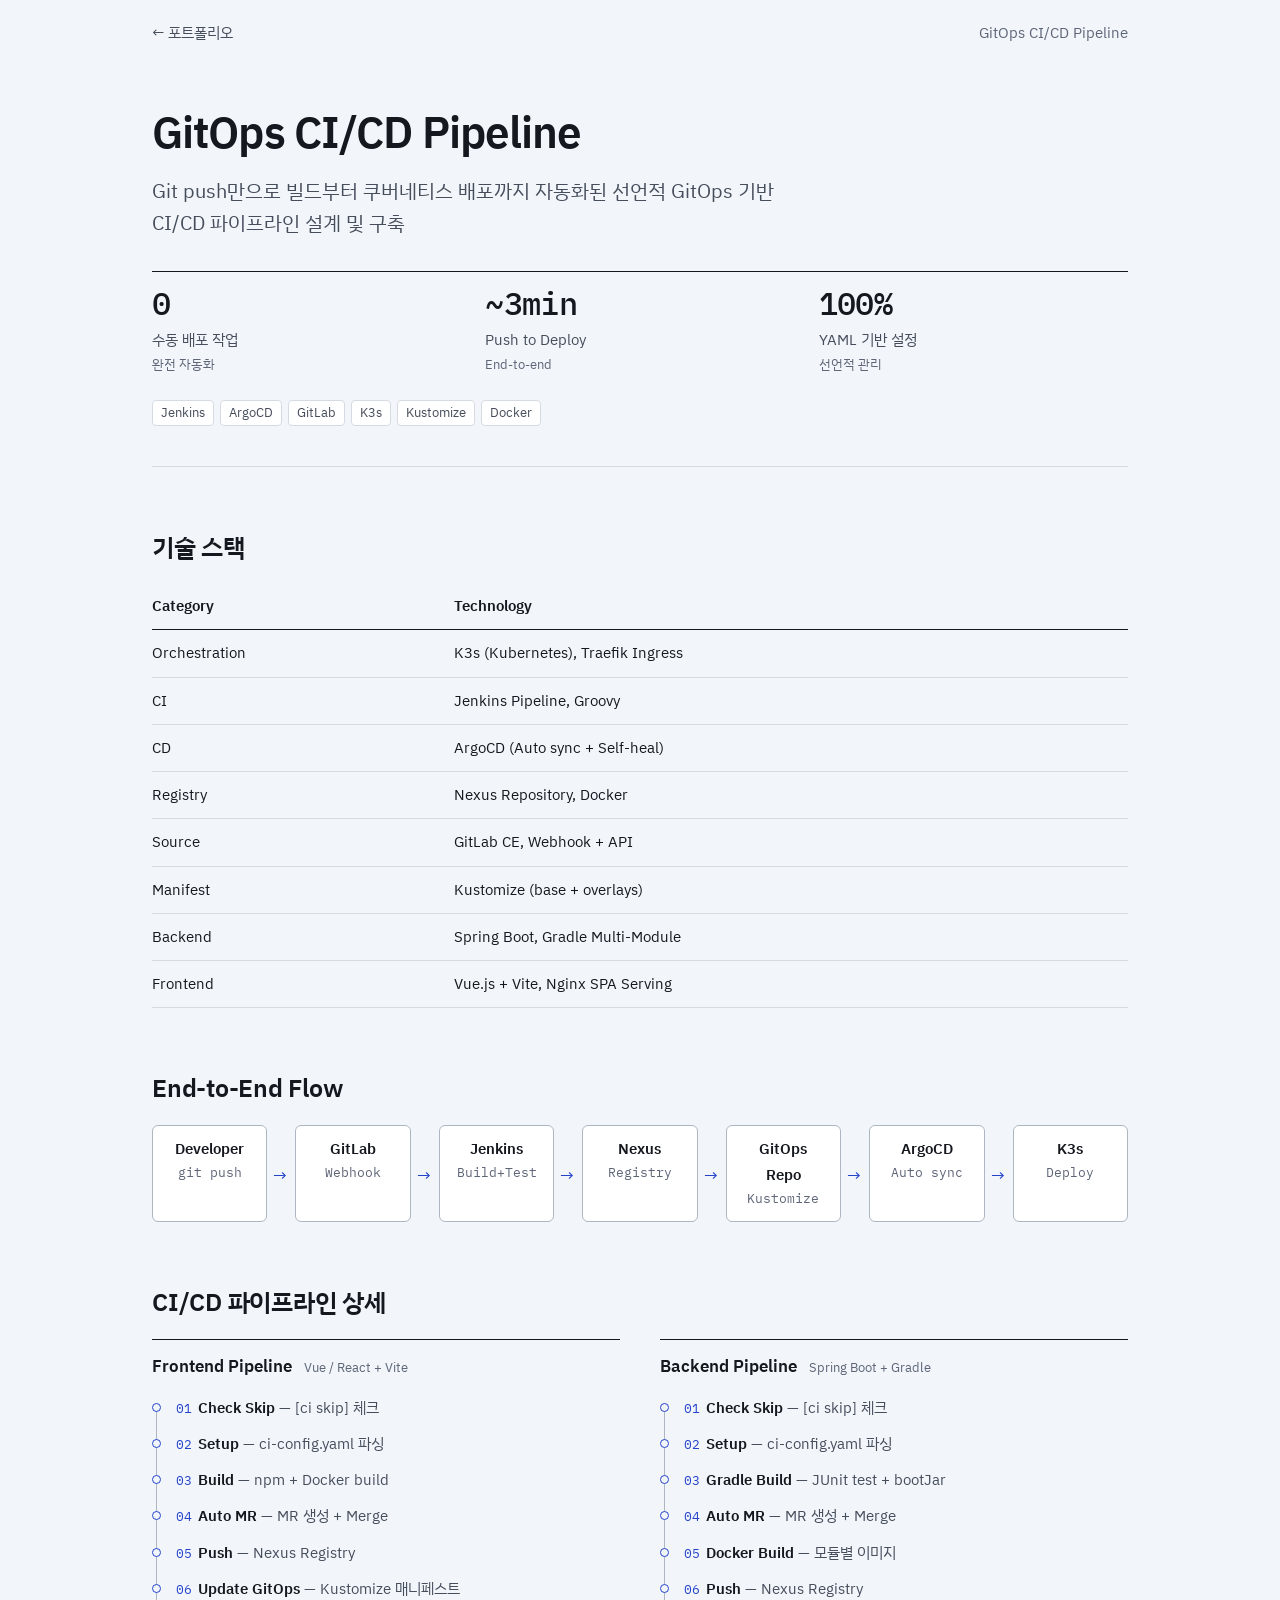
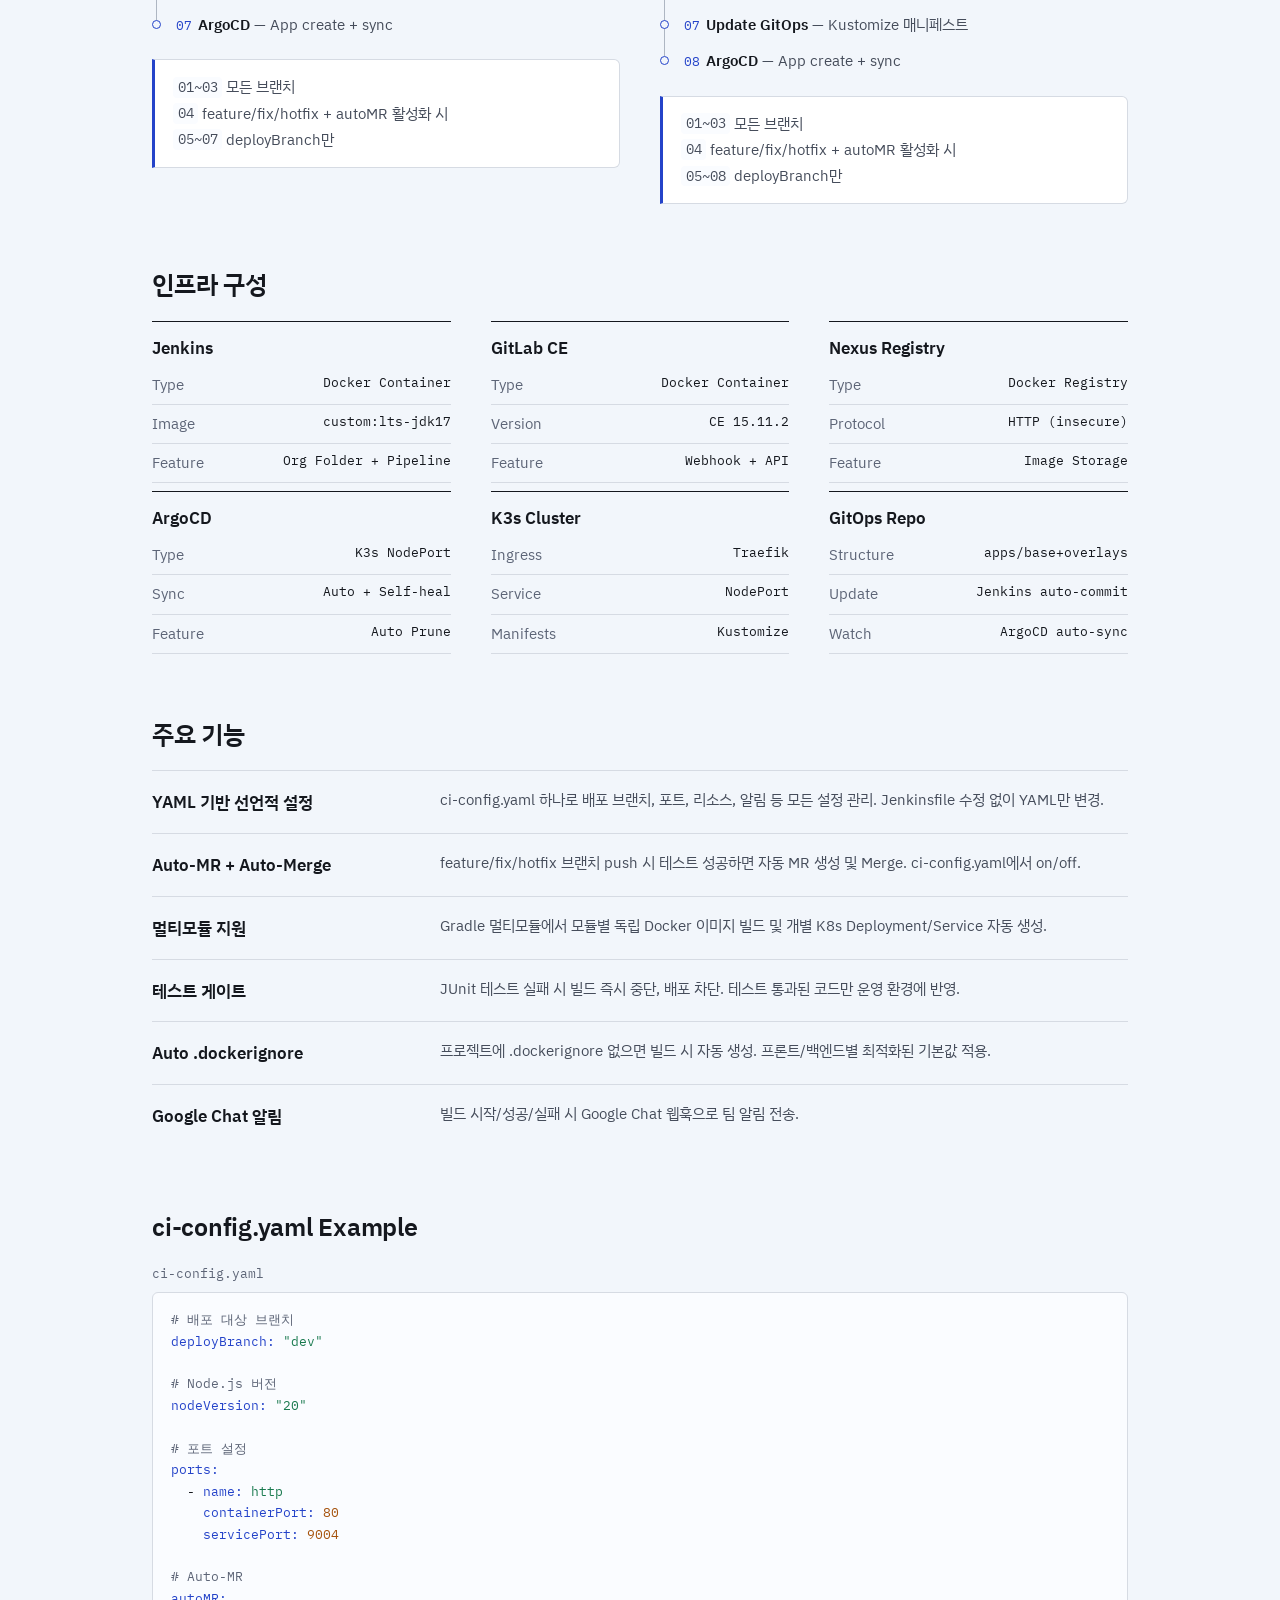
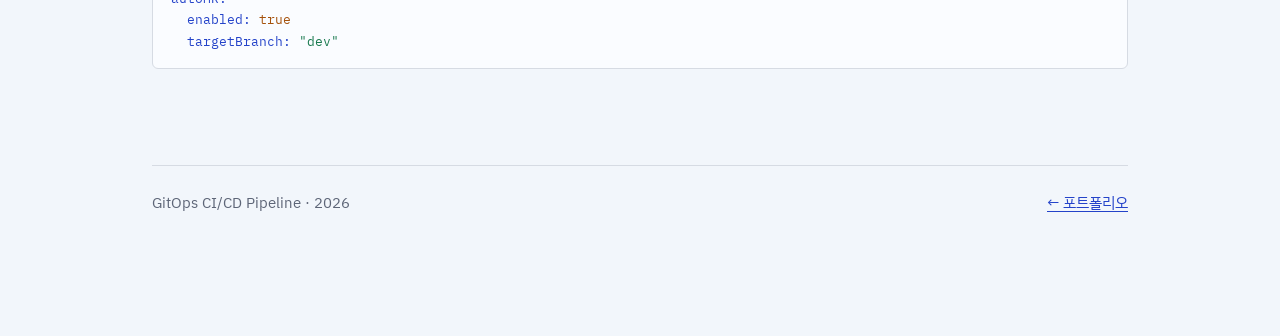
<file: projects/gitops.html>
<!DOCTYPE html>
<html lang="ko">
<head>
<meta charset="UTF-8">
<meta name="viewport" content="width=device-width, initial-scale=1.0">
<title>GitOps CI/CD Pipeline</title>
<link rel="preconnect" href="https://fonts.googleapis.com">
<link rel="preconnect" href="https://fonts.gstatic.com" crossorigin>
<link href="https://fonts.googleapis.com/css2?family=IBM+Plex+Mono:wght@400;500&family=IBM+Plex+Sans+KR:wght@400;500;600;700&display=swap" rel="stylesheet">
<link rel="stylesheet" href="../assets/site.css">
<style>
  /* 이 페이지 전용 컴포넌트 — 색은 site.css 변수만 쓴다 */

  /* End-to-End 흐름도 */
  .e2e { list-style: none; padding: 0; display: flex; align-items: stretch; gap: 28px; }
  .e2e li { position: relative; flex: 1; min-width: 0; margin: 0; text-align: center; }
  .e2e li:not(:last-child)::after { content: "→"; position: absolute; right: -21px; top: 50%; transform: translateY(-50%); color: var(--accent); line-height: 1; }
  .e2e .nm { display: block; font-size: var(--fs-sm); font-weight: 600; }
  .e2e .sb { display: block; font-family: var(--font-mono); font-size: var(--fs-xs); color: var(--ink-3); }

  /* 파이프라인 단계 */
  .pipes { display: grid; grid-template-columns: repeat(auto-fit, minmax(18rem, 1fr)); gap: 32px 40px; }
  .pipes h3 { margin: 0 0 12px; padding-top: 14px; border-top: 1px solid var(--ink); font-size: var(--fs-base); }
  .pipes h3 .muted { margin-left: 8px; font-size: var(--fs-xs); font-weight: 400; }
  .steps { list-style: none; padding: 0; margin-bottom: 16px; }
  .steps li { position: relative; margin: 0; padding: 5px 0 5px 24px; font-size: var(--fs-sm); }
  .steps li::before { content: ""; position: absolute; z-index: 1; left: 0; top: 13px; width: 9px; height: 9px; border-radius: 50%; border: 1px solid var(--accent); background: var(--paper); }
  .steps li:not(:last-child)::after { content: ""; position: absolute; left: 4px; top: 13px; bottom: -13px; width: 1px; background: var(--rule-strong); }
  .steps .n { font-family: var(--font-mono); font-size: var(--fs-xs); color: var(--accent); margin-right: 6px; }
  .steps .nm { font-weight: 600; }
  .steps .ds { color: var(--ink-2); }

  /* 인프라 구성: 행 목록 */
  .infra { display: grid; grid-template-columns: repeat(auto-fit, minmax(17rem, 1fr)); gap: 8px 40px; }
  .infra > div { padding-top: 14px; border-top: 1px solid var(--ink); }
  .infra h3 { margin: 0 0 6px; font-size: var(--fs-base); }
  .infra dl > div { display: flex; justify-content: space-between; gap: 16px; padding: 6px 0; border-bottom: 1px solid var(--rule); font-size: var(--fs-sm); }
  .infra dt { color: var(--ink-3); }
  .infra dd { font-family: var(--font-mono); font-size: var(--fs-xs); text-align: right; }

  /* 주요 기능: 행 목록 */
  .feats > div { display: grid; grid-template-columns: 16rem 1fr; gap: 4px 32px; padding: 16px 0; border-top: 1px solid var(--rule); }
  .feats dt { font-weight: 600; }
  .feats dd { font-size: var(--fs-sm); color: var(--ink-2); }

  .code-name { margin-bottom: 6px; font-family: var(--font-mono); font-size: var(--fs-xs); color: var(--ink-3); }

  @media (max-width: 640px) {
    .e2e { flex-direction: column; gap: 26px; }
    .e2e li:not(:last-child)::after { content: "↓"; right: auto; left: 50%; top: auto; bottom: -21px; transform: translateX(-50%); }
    .feats > div { grid-template-columns: 1fr; }
  }
</style>
</head>
<body>

<header class="doc-top">
  <a href="../index.html">← 포트폴리오</a>
  <span class="muted">GitOps CI/CD Pipeline</span>
</header>

<main class="doc">

  <section class="doc-hero">
    <h1>GitOps CI/CD Pipeline</h1>
    <p class="lede">Git push만으로 빌드부터 쿠버네티스 배포까지 자동화된 선언적 GitOps 기반 CI/CD 파이프라인 설계 및 구축</p>

    <div class="metrics" aria-label="핵심 지표">
      <div class="metric">
        <div class="metric-num">0</div>
        <div class="metric-label">수동 배포 작업</div>
        <div class="metric-note">완전 자동화</div>
      </div>
      <div class="metric">
        <div class="metric-num">~3min</div>
        <div class="metric-label">Push to Deploy</div>
        <div class="metric-note">End-to-end</div>
      </div>
      <div class="metric">
        <div class="metric-num">100%</div>
        <div class="metric-label">YAML 기반 설정</div>
        <div class="metric-note">선언적 관리</div>
      </div>
    </div>

    <ul class="chips">
      <li>Jenkins</li>
      <li>ArgoCD</li>
      <li>GitLab</li>
      <li>K3s</li>
      <li>Kustomize</li>
      <li>Docker</li>
    </ul>
  </section>

  <section class="doc-sec" id="stack">
    <h2>기술 스택</h2>
    <div class="table-wrap">
      <table>
        <thead>
          <tr><th>Category</th><th>Technology</th></tr>
        </thead>
        <tbody>
          <tr><td>Orchestration</td><td>K3s (Kubernetes), Traefik Ingress</td></tr>
          <tr><td>CI</td><td>Jenkins Pipeline, Groovy</td></tr>
          <tr><td>CD</td><td>ArgoCD (Auto sync + Self-heal)</td></tr>
          <tr><td>Registry</td><td>Nexus Repository, Docker</td></tr>
          <tr><td>Source</td><td>GitLab CE, Webhook + API</td></tr>
          <tr><td>Manifest</td><td>Kustomize (base + overlays)</td></tr>
          <tr><td>Backend</td><td>Spring Boot, Gradle Multi-Module</td></tr>
          <tr><td>Frontend</td><td>Vue.js + Vite, Nginx SPA Serving</td></tr>
        </tbody>
      </table>
    </div>
  </section>

  <section class="doc-sec" id="flow">
    <h2>End-to-End Flow</h2>
    <ol class="e2e">
      <li class="box"><span class="nm">Developer</span><span class="sb">git push</span></li>
      <li class="box"><span class="nm">GitLab</span><span class="sb">Webhook</span></li>
      <li class="box"><span class="nm">Jenkins</span><span class="sb">Build+Test</span></li>
      <li class="box"><span class="nm">Nexus</span><span class="sb">Registry</span></li>
      <li class="box"><span class="nm">GitOps Repo</span><span class="sb">Kustomize</span></li>
      <li class="box"><span class="nm">ArgoCD</span><span class="sb">Auto sync</span></li>
      <li class="box"><span class="nm">K3s</span><span class="sb">Deploy</span></li>
    </ol>
  </section>

  <section class="doc-sec" id="pipeline">
    <h2>CI/CD 파이프라인 상세</h2>
    <div class="pipes">

      <div>
        <h3>Frontend Pipeline <span class="muted">Vue / React + Vite</span></h3>
        <ol class="steps">
          <li><span class="n">01</span><span class="nm">Check Skip</span><span class="ds"> &mdash; [ci skip] 체크</span></li>
          <li><span class="n">02</span><span class="nm">Setup</span><span class="ds"> &mdash; ci-config.yaml 파싱</span></li>
          <li><span class="n">03</span><span class="nm">Build</span><span class="ds"> &mdash; npm + Docker build</span></li>
          <li><span class="n">04</span><span class="nm">Auto MR</span><span class="ds"> &mdash; MR 생성 + Merge</span></li>
          <li><span class="n">05</span><span class="nm">Push</span><span class="ds"> &mdash; Nexus Registry</span></li>
          <li><span class="n">06</span><span class="nm">Update GitOps</span><span class="ds"> &mdash; Kustomize 매니페스트</span></li>
          <li><span class="n">07</span><span class="nm">ArgoCD</span><span class="ds"> &mdash; App create + sync</span></li>
        </ol>
        <div class="note">
          <code>01~03</code> 모든 브랜치<br>
          <code>04</code> feature/fix/hotfix + autoMR 활성화 시<br>
          <code>05~07</code> deployBranch만
        </div>
      </div>

      <div>
        <h3>Backend Pipeline <span class="muted">Spring Boot + Gradle</span></h3>
        <ol class="steps">
          <li><span class="n">01</span><span class="nm">Check Skip</span><span class="ds"> &mdash; [ci skip] 체크</span></li>
          <li><span class="n">02</span><span class="nm">Setup</span><span class="ds"> &mdash; ci-config.yaml 파싱</span></li>
          <li><span class="n">03</span><span class="nm">Gradle Build</span><span class="ds"> &mdash; JUnit test + bootJar</span></li>
          <li><span class="n">04</span><span class="nm">Auto MR</span><span class="ds"> &mdash; MR 생성 + Merge</span></li>
          <li><span class="n">05</span><span class="nm">Docker Build</span><span class="ds"> &mdash; 모듈별 이미지</span></li>
          <li><span class="n">06</span><span class="nm">Push</span><span class="ds"> &mdash; Nexus Registry</span></li>
          <li><span class="n">07</span><span class="nm">Update GitOps</span><span class="ds"> &mdash; Kustomize 매니페스트</span></li>
          <li><span class="n">08</span><span class="nm">ArgoCD</span><span class="ds"> &mdash; App create + sync</span></li>
        </ol>
        <div class="note">
          <code>01~03</code> 모든 브랜치<br>
          <code>04</code> feature/fix/hotfix + autoMR 활성화 시<br>
          <code>05~08</code> deployBranch만
        </div>
      </div>

    </div>
  </section>

  <section class="doc-sec" id="infra">
    <h2>인프라 구성</h2>
    <div class="infra">
      <div>
        <h3>Jenkins</h3>
        <dl>
          <div><dt>Type</dt><dd>Docker Container</dd></div>
          <div><dt>Image</dt><dd>custom:lts-jdk17</dd></div>
          <div><dt>Feature</dt><dd>Org Folder + Pipeline</dd></div>
        </dl>
      </div>
      <div>
        <h3>GitLab CE</h3>
        <dl>
          <div><dt>Type</dt><dd>Docker Container</dd></div>
          <div><dt>Version</dt><dd>CE 15.11.2</dd></div>
          <div><dt>Feature</dt><dd>Webhook + API</dd></div>
        </dl>
      </div>
      <div>
        <h3>Nexus Registry</h3>
        <dl>
          <div><dt>Type</dt><dd>Docker Registry</dd></div>
          <div><dt>Protocol</dt><dd>HTTP (insecure)</dd></div>
          <div><dt>Feature</dt><dd>Image Storage</dd></div>
        </dl>
      </div>
      <div>
        <h3>ArgoCD</h3>
        <dl>
          <div><dt>Type</dt><dd>K3s NodePort</dd></div>
          <div><dt>Sync</dt><dd>Auto + Self-heal</dd></div>
          <div><dt>Feature</dt><dd>Auto Prune</dd></div>
        </dl>
      </div>
      <div>
        <h3>K3s Cluster</h3>
        <dl>
          <div><dt>Ingress</dt><dd>Traefik</dd></div>
          <div><dt>Service</dt><dd>NodePort</dd></div>
          <div><dt>Manifests</dt><dd>Kustomize</dd></div>
        </dl>
      </div>
      <div>
        <h3>GitOps Repo</h3>
        <dl>
          <div><dt>Structure</dt><dd>apps/base+overlays</dd></div>
          <div><dt>Update</dt><dd>Jenkins auto-commit</dd></div>
          <div><dt>Watch</dt><dd>ArgoCD auto-sync</dd></div>
        </dl>
      </div>
    </div>
  </section>

  <section class="doc-sec" id="features">
    <h2>주요 기능</h2>
    <dl class="feats">
      <div><dt>YAML 기반 선언적 설정</dt><dd>ci-config.yaml 하나로 배포 브랜치, 포트, 리소스, 알림 등 모든 설정 관리. Jenkinsfile 수정 없이 YAML만 변경.</dd></div>
      <div><dt>Auto-MR + Auto-Merge</dt><dd>feature/fix/hotfix 브랜치 push 시 테스트 성공하면 자동 MR 생성 및 Merge. ci-config.yaml에서 on/off.</dd></div>
      <div><dt>멀티모듈 지원</dt><dd>Gradle 멀티모듈에서 모듈별 독립 Docker 이미지 빌드 및 개별 K8s Deployment/Service 자동 생성.</dd></div>
      <div><dt>테스트 게이트</dt><dd>JUnit 테스트 실패 시 빌드 즉시 중단, 배포 차단. 테스트 통과된 코드만 운영 환경에 반영.</dd></div>
      <div><dt>Auto .dockerignore</dt><dd>프로젝트에 .dockerignore 없으면 빌드 시 자동 생성. 프론트/백엔드별 최적화된 기본값 적용.</dd></div>
      <div><dt>Google Chat 알림</dt><dd>빌드 시작/성공/실패 시 Google Chat 웹훅으로 팀 알림 전송.</dd></div>
    </dl>
  </section>

  <section class="doc-sec" id="config">
    <h2>ci-config.yaml Example</h2>
    <div class="code-name">ci-config.yaml</div>
<pre><code><span class="comment"># 배포 대상 브랜치</span>
<span class="key">deployBranch:</span> <span class="string">"dev"</span>

<span class="comment"># Node.js 버전</span>
<span class="key">nodeVersion:</span> <span class="string">"20"</span>

<span class="comment"># 포트 설정</span>
<span class="key">ports:</span>
  - <span class="key">name:</span> <span class="string">http</span>
    <span class="key">containerPort:</span> <span class="num">80</span>
    <span class="key">servicePort:</span> <span class="num">9004</span>

<span class="comment"># Auto-MR</span>
<span class="key">autoMR:</span>
  <span class="key">enabled:</span> <span class="num">true</span>
  <span class="key">targetBranch:</span> <span class="string">"dev"</span></code></pre>
  </section>

  <footer class="site-foot">
    <span>GitOps CI/CD Pipeline &middot; 2026</span>
    <a href="../index.html">← 포트폴리오</a>
  </footer>

</main>
</body>
</html>
</file>
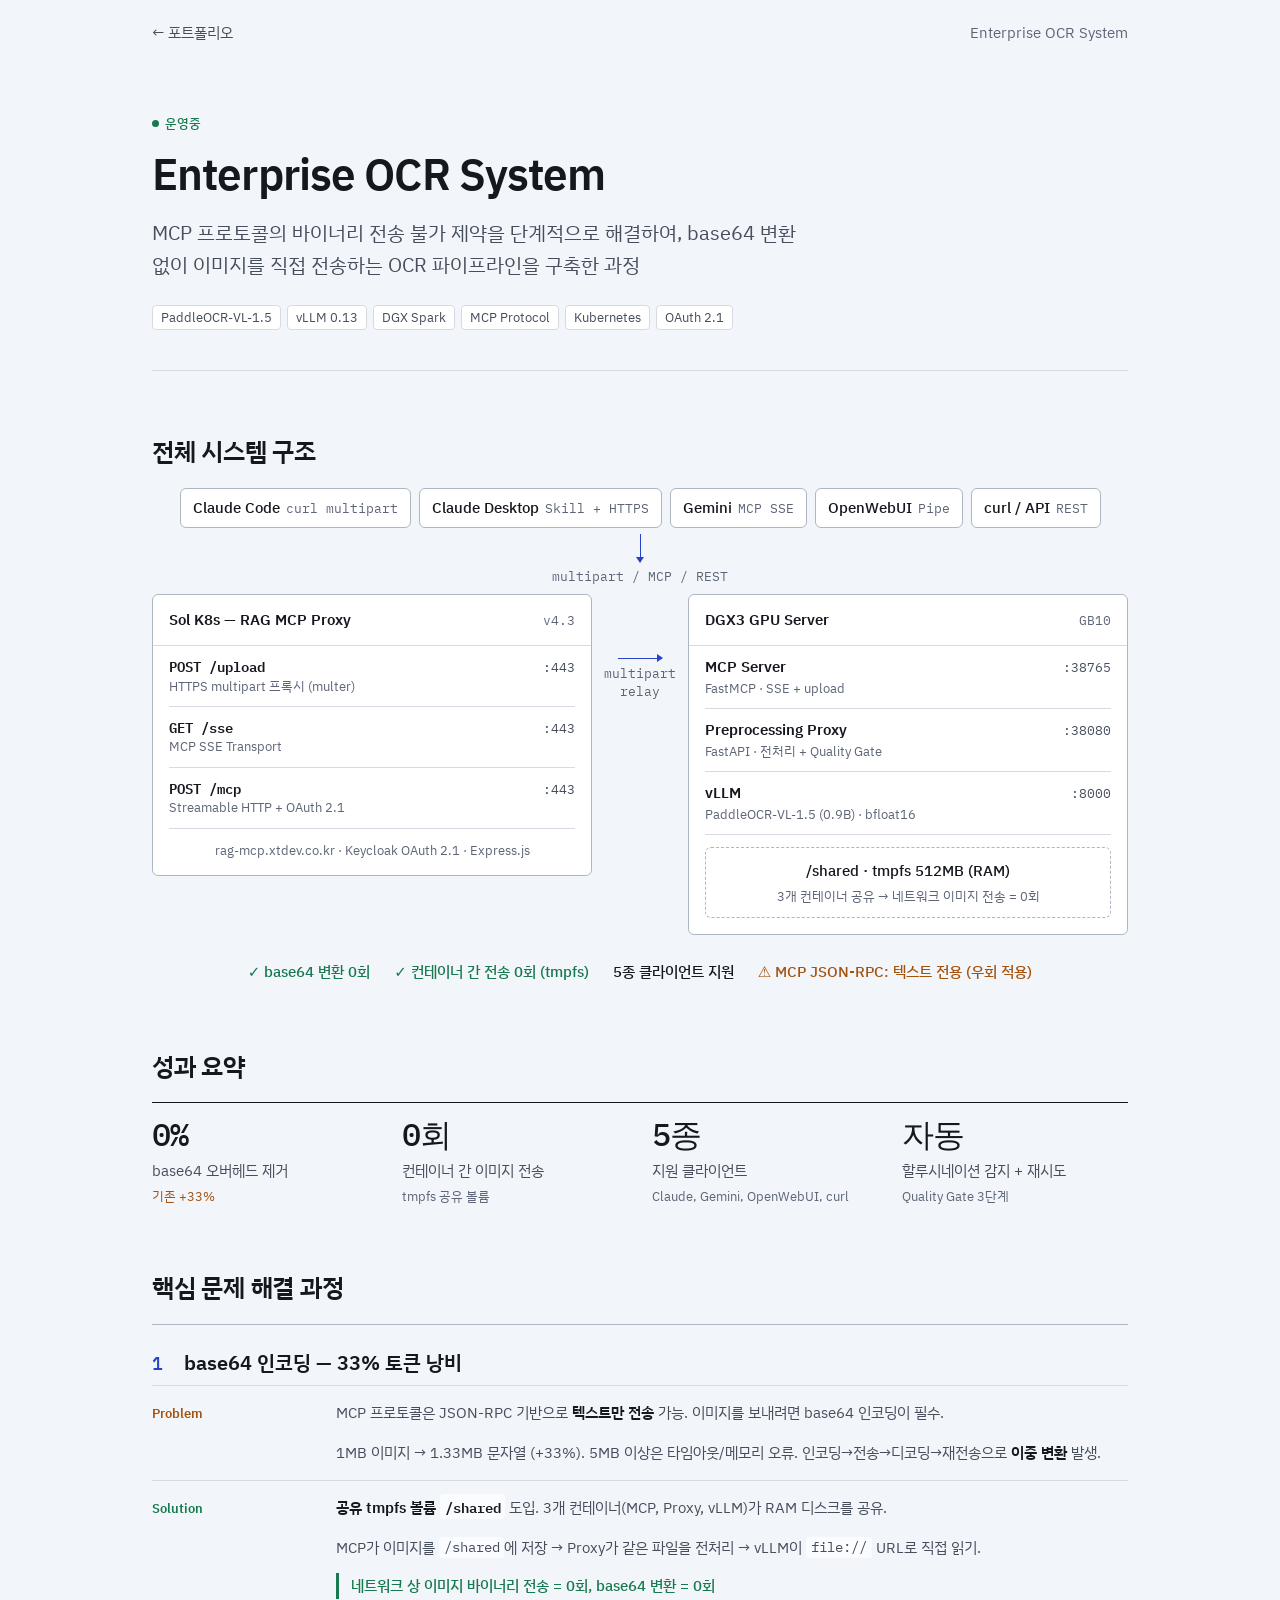
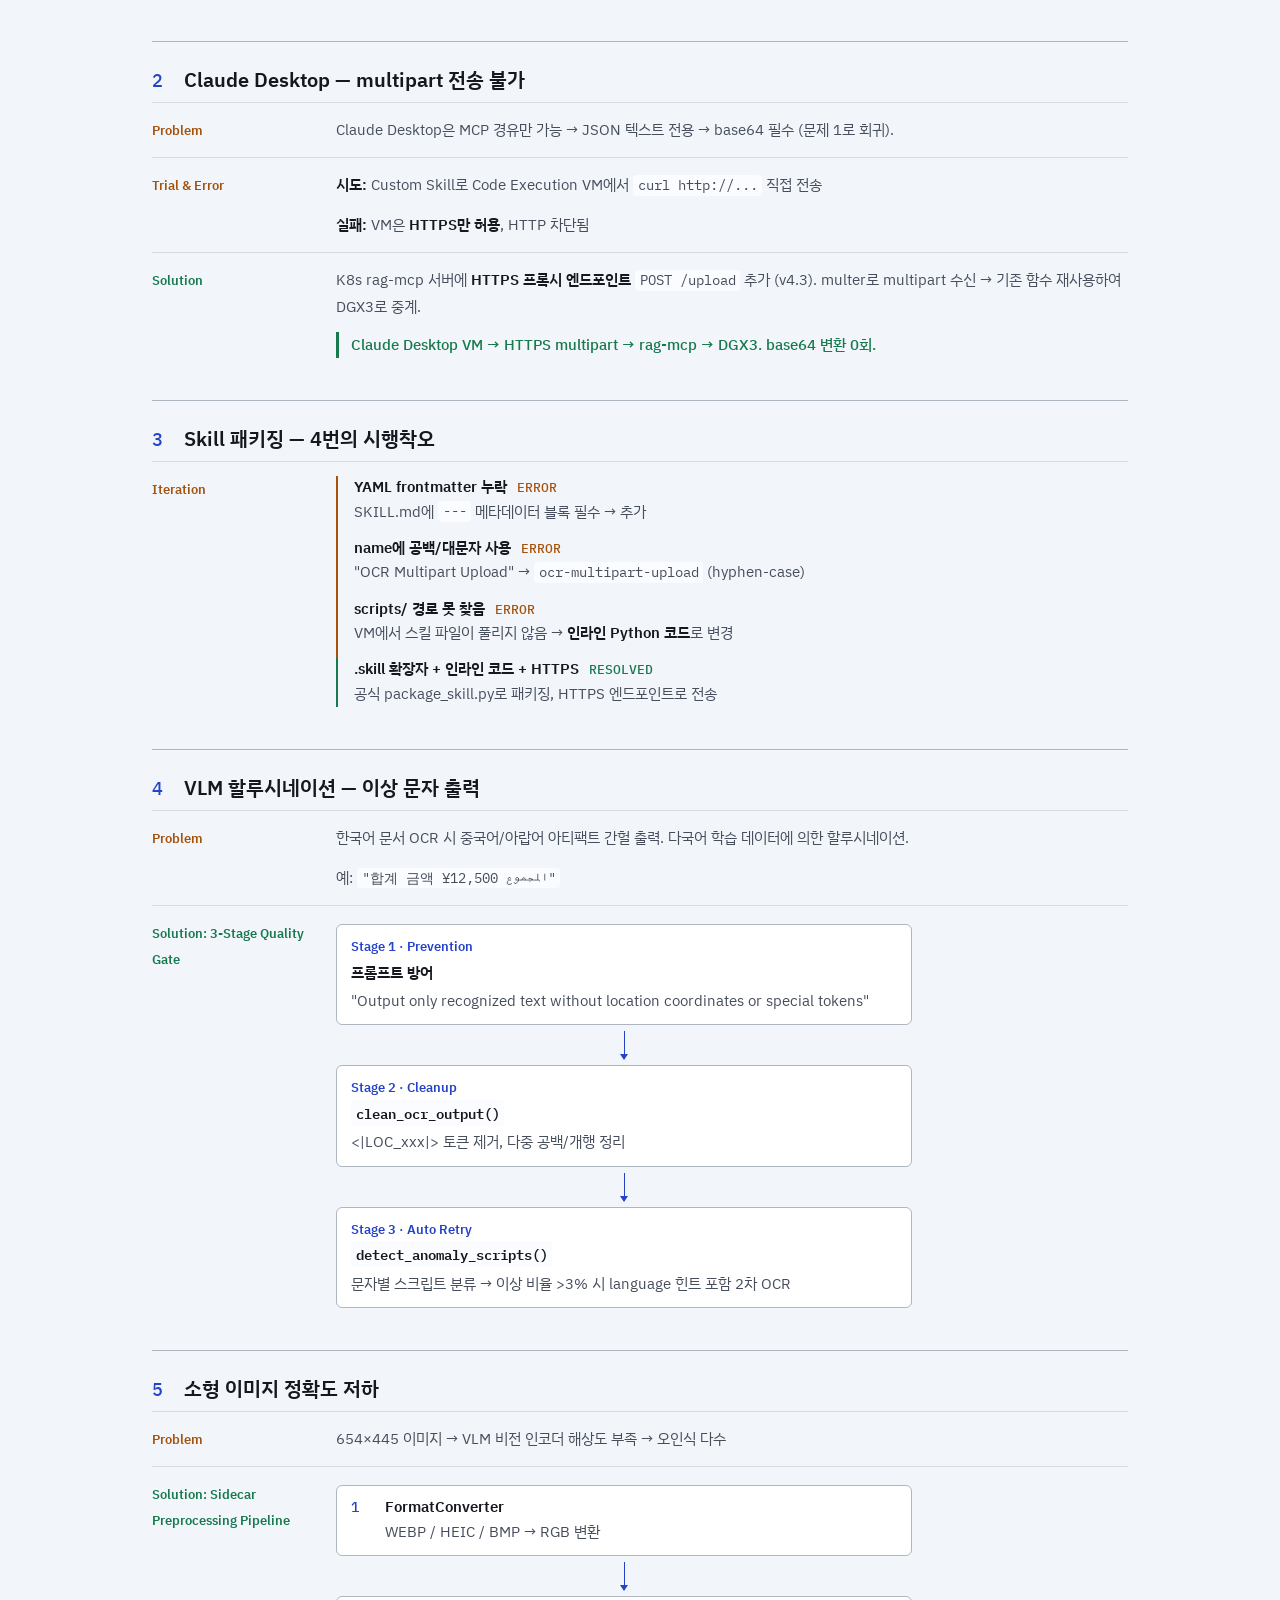
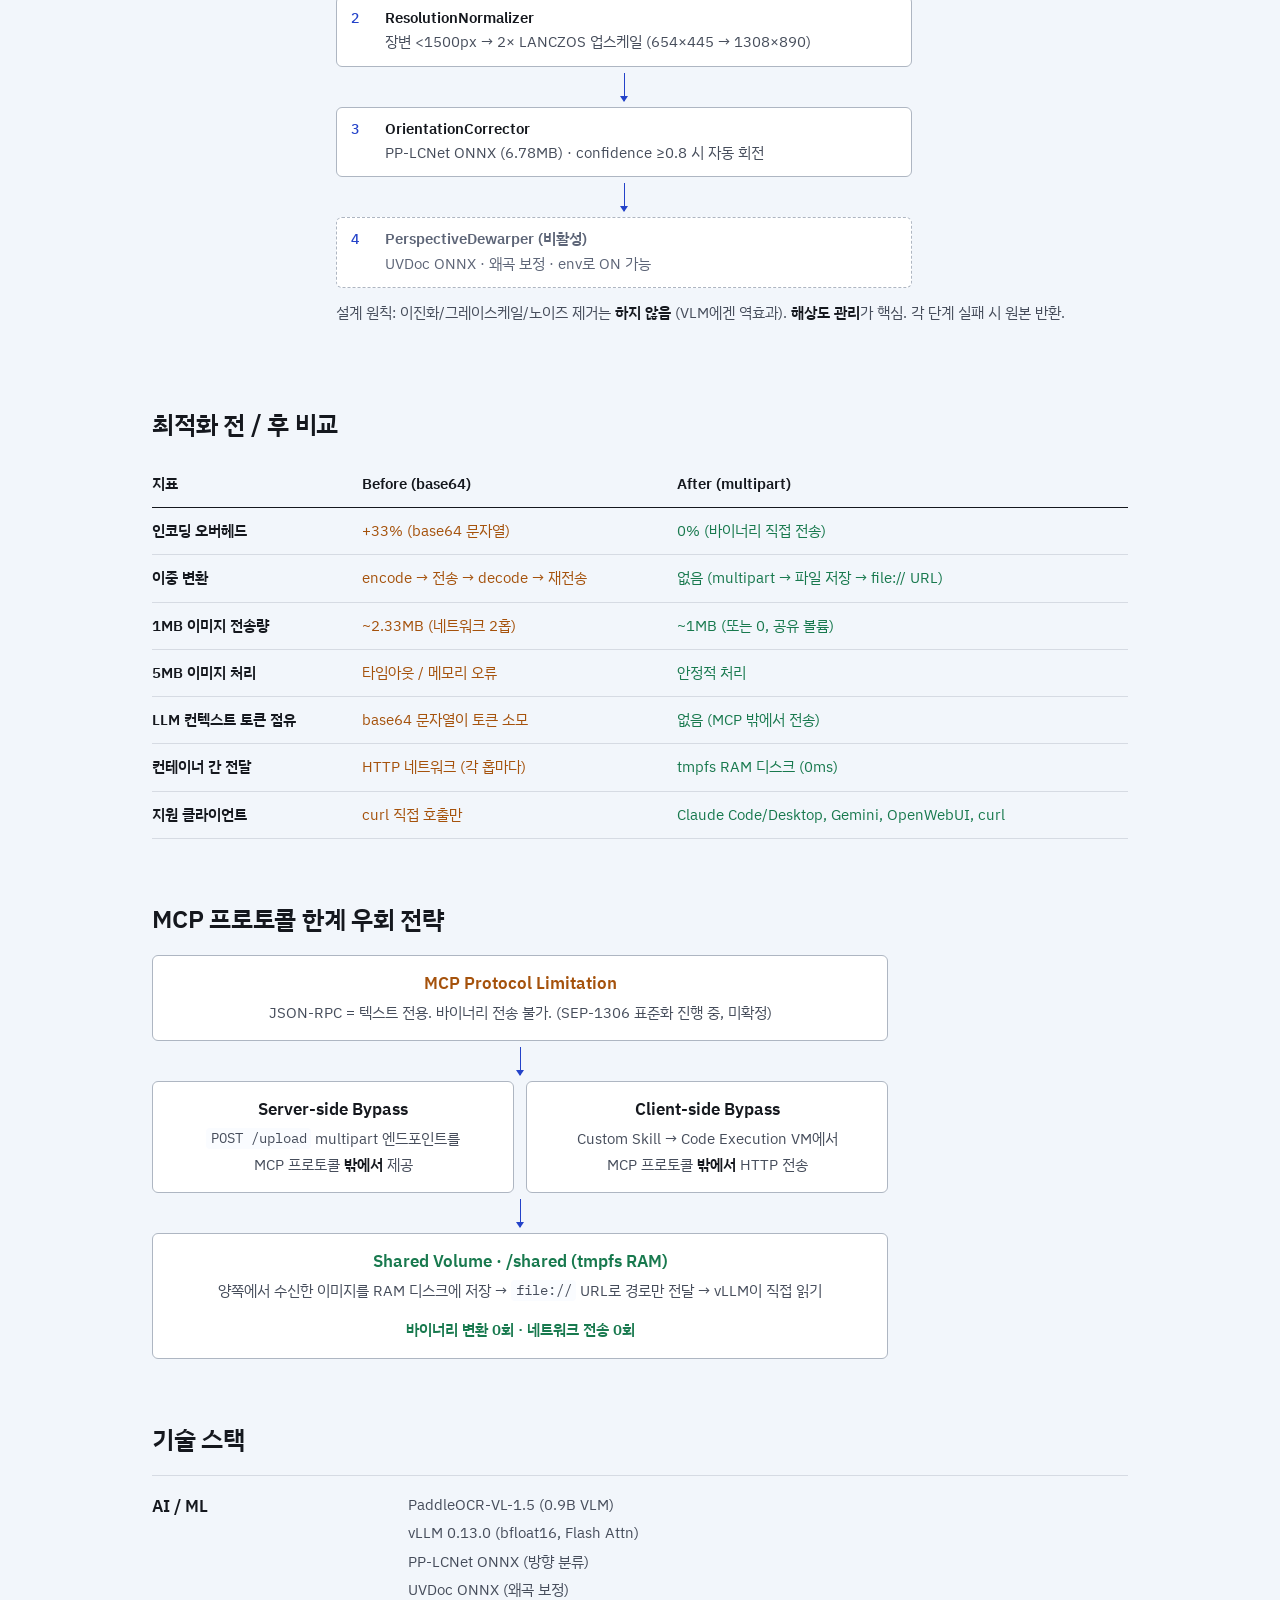
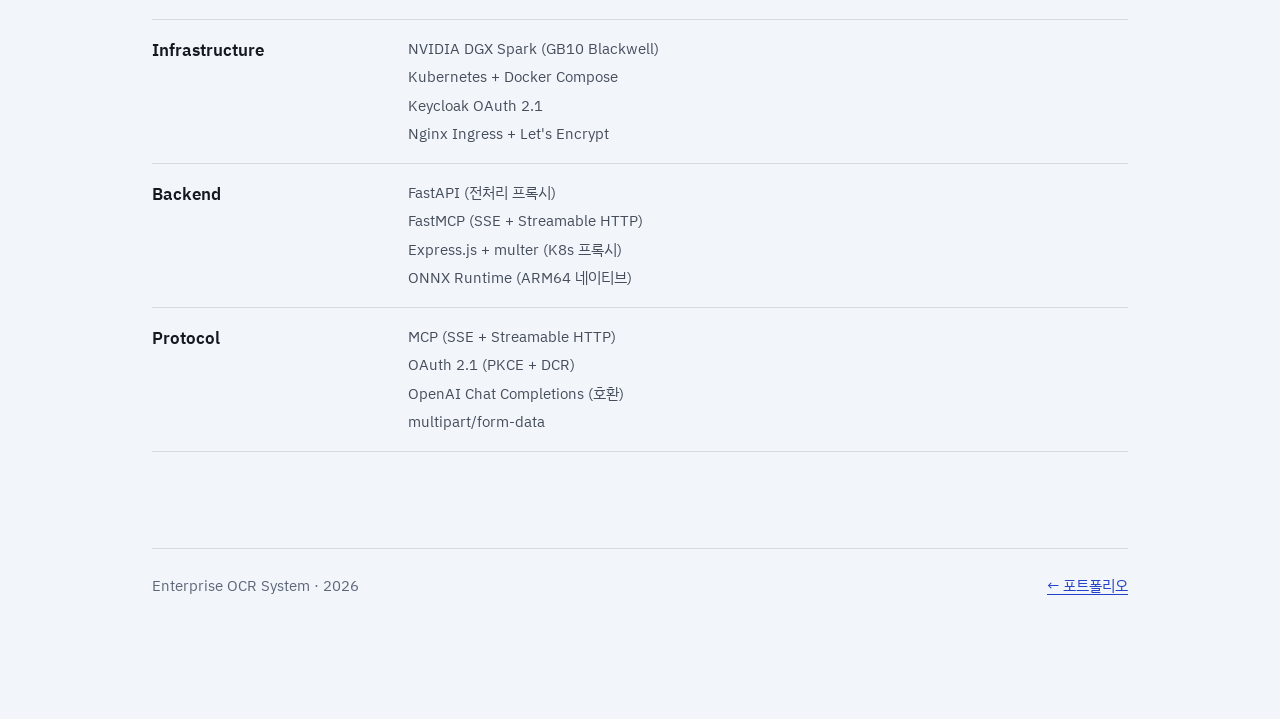
<file: projects/ocr.html>
<!DOCTYPE html>
<html lang="ko">
<head>
<meta charset="UTF-8">
<meta name="viewport" content="width=device-width, initial-scale=1.0">
<title>OCR System Portfolio</title>
<link rel="preconnect" href="https://fonts.googleapis.com">
<link rel="preconnect" href="https://fonts.gstatic.com" crossorigin>
<link href="https://fonts.googleapis.com/css2?family=IBM+Plex+Mono:wght@400;500&family=IBM+Plex+Sans+KR:wght@400;500;600;700&display=swap" rel="stylesheet">
<link rel="stylesheet" href="../assets/site.css">
<style>
  /* 상세 페이지 공통 후보 (device-farm·pingpong 과 동일) */
  .doc-hero h1 { margin-top: 12px; }
  .warn { color: var(--warn); }
  .live { color: var(--live); }
  .arrow-label { display: block; font-size: var(--fs-xs); line-height: 1.4; color: var(--ink-3); text-align: center; }
  .down { display: block; position: relative; width: 1px; height: 28px; margin: 6px auto; background: var(--accent); }
  .down::after { content: ""; position: absolute; left: -4px; bottom: -1px; border-left: 4.5px solid transparent; border-right: 4.5px solid transparent; border-top: 6px solid var(--accent); }
  .right { display: block; position: relative; width: 44px; height: 1px; background: var(--accent); }
  .right::after { content: ""; position: absolute; right: -1px; top: -4px; border-top: 4.5px solid transparent; border-bottom: 4.5px solid transparent; border-left: 6px solid var(--accent); }
  .rows { list-style: none; padding: 0; border-bottom: 1px solid var(--rule); }
  .rows > li { display: grid; grid-template-columns: 14rem 1fr; gap: 4px 32px; margin: 0; padding: 16px 0; border-top: 1px solid var(--rule); }
  .doc-sec .rows h3 { margin: 0; font-size: var(--fs-base); line-height: 1.6; }
  .rows p, .rows ul { font-size: var(--fs-sm); color: var(--ink-2); }
  @media (max-width: 640px) { .rows > li { grid-template-columns: 1fr; } }

  /* 시스템 구조도 */
  .clients { display: flex; flex-wrap: wrap; justify-content: center; gap: 8px; list-style: none; padding: 0; }
  .clients li { margin: 0; padding: 6px 12px; font-size: var(--fs-sm); font-weight: 500; }
  .clients .mono { margin-left: 6px; font-size: var(--fs-xs); font-weight: 400; color: var(--ink-3); }
  .servers { display: grid; grid-template-columns: 1fr auto 1fr; gap: 0 12px; align-items: start; margin-top: 8px; }
  .relay { display: flex; flex-direction: column; align-items: center; gap: 6px; padding-top: 64px; }
  .relay .down { display: none; }
  .server { padding: 0; }
  .server-head { display: flex; align-items: baseline; gap: 8px; padding: 12px 16px; border-bottom: 1px solid var(--rule); font-size: var(--fs-sm); }
  .server-head .mono { margin-left: auto; font-size: var(--fs-xs); color: var(--ink-3); }
  .svc { list-style: none; padding: 0 16px; }
  .svc li { display: flex; justify-content: space-between; align-items: baseline; gap: 12px; margin: 0; padding: 10px 0; border-bottom: 1px solid var(--rule); font-size: var(--fs-sm); line-height: 1.5; }
  .svc-name { font-weight: 600; }
  .svc-desc { font-size: var(--fs-xs); color: var(--ink-3); }
  .port { flex-shrink: 0; font-size: var(--fs-xs); color: var(--ink-2); }
  .server-foot { padding: 10px 16px 14px; font-size: var(--fs-xs); color: var(--ink-3); text-align: center; }
  .shared { margin: 12px 16px 16px; padding: 10px 14px; border: 1px dashed var(--rule-strong); border-radius: var(--radius); font-size: var(--fs-sm); font-weight: 500; text-align: center; }
  .shared small { display: block; font-size: var(--fs-xs); font-weight: 400; color: var(--ink-3); }
  .summary { display: flex; flex-wrap: wrap; justify-content: center; gap: 6px 24px; list-style: none; padding: 0; margin-top: 24px; font-size: var(--fs-sm); font-weight: 500; }
  .summary li { margin: 0; }
  @media (max-width: 800px) {
    .servers { grid-template-columns: 1fr; }
    .relay { padding: 0; gap: 0; }
    .relay .right { display: none; }
    .relay .down { display: block; }
  }

  /* 문제 해결 */
  .prob { padding: 24px 0 4px; border-top: 1px solid var(--rule-strong); }
  .prob + .prob { margin-top: 24px; }
  .doc-sec .prob h3 { margin: 0 0 8px; }
  .pnum { display: inline-block; min-width: 1.75em; font-weight: 500; color: var(--accent); }
  .pstep { display: grid; grid-template-columns: 10rem 1fr; gap: 4px 24px; padding: 14px 0; border-top: 1px solid var(--rule); }
  .pstep > div { min-width: 0; font-size: var(--fs-sm); color: var(--ink-2); }
  .tag { font-size: var(--fs-xs); font-weight: 600; line-height: 2; }
  .result { margin-top: 12px; padding-left: 12px; border-left: 3px solid var(--live); font-weight: 500; color: var(--live); }
  .tl { list-style: none; padding: 0; }
  .tl li { margin: 0; padding: 0 0 12px 16px; border-left: 2px solid var(--warn); }
  .tl li.done { border-left-color: var(--live); padding-bottom: 0; }
  .tl h4 { font-size: var(--fs-sm); }
  .st { margin-left: 6px; font-size: var(--fs-xs); font-weight: 500; }
  .vflow { max-width: 36rem; margin-top: 4px; }
  .vflow p + p { margin-top: 2px; }
  .stage-label { font-size: var(--fs-xs); font-weight: 600; color: var(--accent); }
  .stage-title { font-weight: 600; color: var(--ink); }
  .pipe { display: flex; align-items: baseline; gap: 10px; }
  .pipe h4 { font-size: var(--fs-sm); }
  .pipe.off { border-style: dashed; color: var(--ink-3); }
  .pipe.off h4 { color: var(--ink-3); }
  @media (max-width: 640px) { .pstep { grid-template-columns: 1fr; } }

  /* 비교표·우회 전략 */
  .cmp td:first-child { font-weight: 600; color: var(--ink); }
  .strategy { max-width: 46rem; text-align: center; }
  .strategy .box { padding: 14px 18px; font-size: var(--fs-sm); color: var(--ink-2); }
  .strategy h4 { margin-bottom: 4px; }
  .branches { display: grid; grid-template-columns: 1fr 1fr; gap: 12px; }
  @media (max-width: 600px) { .branches { grid-template-columns: 1fr; } }
  .rows ul { list-style: none; padding: 0; }
  .rows ul li + li { margin-top: 2px; }
</style>
</head>
<body>
<header class="doc-top"><a href="../index.html">← 포트폴리오</a><span class="muted">Enterprise OCR System</span></header>

<main class="doc">
  <section class="doc-hero">
    <span class="status">운영중</span>
    <h1>Enterprise OCR System</h1>
    <p class="lede">MCP 프로토콜의 바이너리 전송 불가 제약을 단계적으로 해결하여, base64 변환 없이 이미지를 직접 전송하는 OCR 파이프라인을 구축한 과정</p>
    <ul class="chips">
      <li>PaddleOCR-VL-1.5</li>
      <li>vLLM 0.13</li>
      <li>DGX Spark</li>
      <li>MCP Protocol</li>
      <li>Kubernetes</li>
      <li>OAuth 2.1</li>
    </ul>
  </section>

  <section class="doc-sec" id="overview">
    <h2>전체 시스템 구조</h2>
    <ul class="clients">
      <li class="box">Claude Code<span class="mono">curl multipart</span></li>
      <li class="box">Claude Desktop<span class="mono">Skill + HTTPS</span></li>
      <li class="box">Gemini<span class="mono">MCP SSE</span></li>
      <li class="box">OpenWebUI<span class="mono">Pipe</span></li>
      <li class="box">curl / API<span class="mono">REST</span></li>
    </ul>
    <span class="down" aria-hidden="true"></span>
    <span class="arrow-label mono">multipart / MCP / REST</span>

    <div class="servers">
      <div class="box server">
        <div class="server-head"><strong>Sol K8s &mdash; RAG MCP Proxy</strong><span class="mono">v4.3</span></div>
        <ul class="svc">
          <li><div><div class="svc-name mono">POST /upload</div><div class="svc-desc">HTTPS multipart 프록시 (multer)</div></div><span class="port mono">:443</span></li>
          <li><div><div class="svc-name mono">GET /sse</div><div class="svc-desc">MCP SSE Transport</div></div><span class="port mono">:443</span></li>
          <li><div><div class="svc-name mono">POST /mcp</div><div class="svc-desc">Streamable HTTP + OAuth 2.1</div></div><span class="port mono">:443</span></li>
        </ul>
        <div class="server-foot">rag-mcp.xtdev.co.kr &middot; Keycloak OAuth 2.1 &middot; Express.js</div>
      </div>

      <div class="relay">
        <span class="right" aria-hidden="true"></span>
        <span class="down" aria-hidden="true"></span>
        <span class="arrow-label mono">multipart<br>relay</span>
      </div>

      <div class="box server">
        <div class="server-head"><strong>DGX3 GPU Server</strong><span class="mono">GB10</span></div>
        <ul class="svc">
          <li><div><div class="svc-name">MCP Server</div><div class="svc-desc">FastMCP &middot; SSE + upload</div></div><span class="port mono">:38765</span></li>
          <li><div><div class="svc-name">Preprocessing Proxy</div><div class="svc-desc">FastAPI &middot; 전처리 + Quality Gate</div></div><span class="port mono">:38080</span></li>
          <li><div><div class="svc-name">vLLM</div><div class="svc-desc">PaddleOCR-VL-1.5 (0.9B) &middot; bfloat16</div></div><span class="port mono">:8000</span></li>
        </ul>
        <div class="shared">
          /shared &middot; tmpfs 512MB (RAM)
          <small>3개 컨테이너 공유 &rarr; 네트워크 이미지 전송 = 0회</small>
        </div>
      </div>
    </div>

    <ul class="summary">
      <li class="live">&#10003; base64 변환 0회</li>
      <li class="live">&#10003; 컨테이너 간 전송 0회 (tmpfs)</li>
      <li>5종 클라이언트 지원</li>
      <li class="warn">&#9888; MCP JSON-RPC: 텍스트 전용 (우회 적용)</li>
    </ul>
  </section>

  <section class="doc-sec" id="results">
    <h2>성과 요약</h2>
    <div class="metrics">
      <div class="metric">
        <div class="metric-num">0%</div>
        <div class="metric-label">base64 오버헤드 제거</div>
        <div class="metric-note warn">기존 +33%</div>
      </div>
      <div class="metric">
        <div class="metric-num">0회</div>
        <div class="metric-label">컨테이너 간 이미지 전송</div>
        <div class="metric-note">tmpfs 공유 볼륨</div>
      </div>
      <div class="metric">
        <div class="metric-num">5종</div>
        <div class="metric-label">지원 클라이언트</div>
        <div class="metric-note">Claude, Gemini, OpenWebUI, curl</div>
      </div>
      <div class="metric">
        <div class="metric-num">자동</div>
        <div class="metric-label">할루시네이션 감지 + 재시도</div>
        <div class="metric-note">Quality Gate 3단계</div>
      </div>
    </div>
  </section>

  <section class="doc-sec" id="problems">
    <h2>핵심 문제 해결 과정</h2>

    <article class="prob">
      <h3><span class="pnum mono">1</span>base64 인코딩 — 33% 토큰 낭비</h3>
      <div class="pstep">
        <p class="tag warn">Problem</p>
        <div>
          <p>MCP 프로토콜은 JSON-RPC 기반으로 <strong>텍스트만 전송</strong> 가능. 이미지를 보내려면 base64 인코딩이 필수.</p>
          <p>1MB 이미지 &rarr; 1.33MB 문자열 (+33%). 5MB 이상은 타임아웃/메모리 오류. 인코딩&rarr;전송&rarr;디코딩&rarr;재전송으로 <strong>이중 변환</strong> 발생.</p>
        </div>
      </div>
      <div class="pstep">
        <p class="tag live">Solution</p>
        <div>
          <p><strong>공유 tmpfs 볼륨 <code>/shared</code></strong> 도입. 3개 컨테이너(MCP, Proxy, vLLM)가 RAM 디스크를 공유.</p>
          <p>MCP가 이미지를 <code>/shared</code>에 저장 &rarr; Proxy가 같은 파일을 전처리 &rarr; vLLM이 <code>file://</code> URL로 직접 읽기.</p>
          <p class="result">네트워크 상 이미지 바이너리 전송 = 0회, base64 변환 = 0회</p>
        </div>
      </div>
    </article>

    <article class="prob">
      <h3><span class="pnum mono">2</span>Claude Desktop — multipart 전송 불가</h3>
      <div class="pstep">
        <p class="tag warn">Problem</p>
        <div>
          <p>Claude Desktop은 MCP 경유만 가능 &rarr; JSON 텍스트 전용 &rarr; base64 필수 (문제 1로 회귀).</p>
        </div>
      </div>
      <div class="pstep">
        <p class="tag warn">Trial &amp; Error</p>
        <div>
          <p><strong>시도:</strong> Custom Skill로 Code Execution VM에서 <code>curl http://...</code> 직접 전송</p>
          <p><strong>실패:</strong> VM은 <strong>HTTPS만 허용</strong>, HTTP 차단됨</p>
        </div>
      </div>
      <div class="pstep">
        <p class="tag live">Solution</p>
        <div>
          <p>K8s rag-mcp 서버에 <strong>HTTPS 프록시 엔드포인트</strong> <code>POST /upload</code> 추가 (v4.3). multer로 multipart 수신 &rarr; 기존 함수 재사용하여 DGX3로 중계.</p>
          <p class="result">Claude Desktop VM &rarr; HTTPS multipart &rarr; rag-mcp &rarr; DGX3. base64 변환 0회.</p>
        </div>
      </div>
    </article>

    <article class="prob">
      <h3><span class="pnum mono">3</span>Skill 패키징 — 4번의 시행착오</h3>
      <div class="pstep">
        <p class="tag warn">Iteration</p>
        <div>
          <ol class="tl">
            <li>
              <h4>YAML frontmatter 누락 <span class="st mono warn">ERROR</span></h4>
              <p>SKILL.md에 <code>---</code> 메타데이터 블록 필수 &rarr; 추가</p>
            </li>
            <li>
              <h4>name에 공백/대문자 사용 <span class="st mono warn">ERROR</span></h4>
              <p>"OCR Multipart Upload" &rarr; <code>ocr-multipart-upload</code> (hyphen-case)</p>
            </li>
            <li>
              <h4>scripts/ 경로 못 찾음 <span class="st mono warn">ERROR</span></h4>
              <p>VM에서 스킬 파일이 풀리지 않음 &rarr; <strong>인라인 Python 코드</strong>로 변경</p>
            </li>
            <li class="done">
              <h4>.skill 확장자 + 인라인 코드 + HTTPS <span class="st mono live">RESOLVED</span></h4>
              <p>공식 package_skill.py로 패키징, HTTPS 엔드포인트로 전송</p>
            </li>
          </ol>
        </div>
      </div>
    </article>

    <article class="prob">
      <h3><span class="pnum mono">4</span>VLM 할루시네이션 — 이상 문자 출력</h3>
      <div class="pstep">
        <p class="tag warn">Problem</p>
        <div>
          <p>한국어 문서 OCR 시 중국어/아랍어 아티팩트 간헐 출력. 다국어 학습 데이터에 의한 할루시네이션.</p>
          <p>예: <code>"합계 금액 &yen;12,500 المجموع"</code></p>
        </div>
      </div>
      <div class="pstep">
        <p class="tag live">Solution: 3-Stage Quality Gate</p>
        <div class="vflow">
          <div class="box">
            <p class="stage-label">Stage 1 &middot; Prevention</p>
            <p class="stage-title">프롬프트 방어</p>
            <p>"Output only recognized text without location coordinates or special tokens"</p>
          </div>
          <span class="down" aria-hidden="true"></span>
          <div class="box">
            <p class="stage-label">Stage 2 &middot; Cleanup</p>
            <p class="stage-title"><code>clean_ocr_output()</code></p>
            <p>&lt;|LOC_xxx|&gt; 토큰 제거, 다중 공백/개행 정리</p>
          </div>
          <span class="down" aria-hidden="true"></span>
          <div class="box">
            <p class="stage-label">Stage 3 &middot; Auto Retry</p>
            <p class="stage-title"><code>detect_anomaly_scripts()</code></p>
            <p>문자별 스크립트 분류 &rarr; 이상 비율 &gt;3% 시 language 힌트 포함 2차 OCR</p>
          </div>
        </div>
      </div>
    </article>

    <article class="prob">
      <h3><span class="pnum mono">5</span>소형 이미지 정확도 저하</h3>
      <div class="pstep">
        <p class="tag warn">Problem</p>
        <div>
          <p>654&times;445 이미지 &rarr; VLM 비전 인코더 해상도 부족 &rarr; 오인식 다수</p>
        </div>
      </div>
      <div class="pstep">
        <p class="tag live">Solution: Sidecar Preprocessing Pipeline</p>
        <div>
          <div class="vflow">
            <div class="box pipe">
              <span class="pnum mono">1</span>
              <div><h4>FormatConverter</h4><p>WEBP / HEIC / BMP &rarr; RGB 변환</p></div>
            </div>
            <span class="down" aria-hidden="true"></span>
            <div class="box pipe">
              <span class="pnum mono">2</span>
              <div><h4>ResolutionNormalizer</h4><p>장변 &lt;1500px &rarr; 2&times; LANCZOS 업스케일 (654&times;445 &rarr; 1308&times;890)</p></div>
            </div>
            <span class="down" aria-hidden="true"></span>
            <div class="box pipe">
              <span class="pnum mono">3</span>
              <div><h4>OrientationCorrector</h4><p>PP-LCNet ONNX (6.78MB) &middot; confidence &ge;0.8 시 자동 회전</p></div>
            </div>
            <span class="down" aria-hidden="true"></span>
            <div class="box pipe off">
              <span class="pnum mono">4</span>
              <div><h4>PerspectiveDewarper <span class="small">(비활성)</span></h4><p>UVDoc ONNX &middot; 왜곡 보정 &middot; env로 ON 가능</p></div>
            </div>
          </div>
          <p style="margin-top:12px">설계 원칙: 이진화/그레이스케일/노이즈 제거는 <strong>하지 않음</strong> (VLM에겐 역효과). <strong>해상도 관리</strong>가 핵심. 각 단계 실패 시 원본 반환.</p>
        </div>
      </div>
    </article>
  </section>

  <section class="doc-sec" id="comparison">
    <h2>최적화 전 / 후 비교</h2>
    <div class="table-wrap">
      <table class="cmp">
        <thead>
          <tr><th>지표</th><th>Before (base64)</th><th>After (multipart)</th></tr>
        </thead>
        <tbody>
          <tr><td>인코딩 오버헤드</td><td class="warn">+33% (base64 문자열)</td><td class="live">0% (바이너리 직접 전송)</td></tr>
          <tr><td>이중 변환</td><td class="warn">encode &rarr; 전송 &rarr; decode &rarr; 재전송</td><td class="live">없음 (multipart &rarr; 파일 저장 &rarr; file:// URL)</td></tr>
          <tr><td>1MB 이미지 전송량</td><td class="warn">~2.33MB (네트워크 2홉)</td><td class="live">~1MB (또는 0, 공유 볼륨)</td></tr>
          <tr><td>5MB 이미지 처리</td><td class="warn">타임아웃 / 메모리 오류</td><td class="live">안정적 처리</td></tr>
          <tr><td>LLM 컨텍스트 토큰 점유</td><td class="warn">base64 문자열이 토큰 소모</td><td class="live">없음 (MCP 밖에서 전송)</td></tr>
          <tr><td>컨테이너 간 전달</td><td class="warn">HTTP 네트워크 (각 홉마다)</td><td class="live">tmpfs RAM 디스크 (0ms)</td></tr>
          <tr><td>지원 클라이언트</td><td class="warn">curl 직접 호출만</td><td class="live">Claude Code/Desktop, Gemini, OpenWebUI, curl</td></tr>
        </tbody>
      </table>
    </div>
  </section>

  <section class="doc-sec" id="strategy">
    <h2>MCP 프로토콜 한계 우회 전략</h2>
    <div class="strategy">
      <div class="box">
        <h4 class="warn">MCP Protocol Limitation</h4>
        <p>JSON-RPC = 텍스트 전용. 바이너리 전송 불가. (SEP-1306 표준화 진행 중, 미확정)</p>
      </div>
      <span class="down" aria-hidden="true"></span>
      <div class="branches">
        <div class="box">
          <h4>Server-side Bypass</h4>
          <p><code>POST /upload</code> multipart 엔드포인트를<br>MCP 프로토콜 <strong>밖에서</strong> 제공</p>
        </div>
        <div class="box">
          <h4>Client-side Bypass</h4>
          <p>Custom Skill &rarr; Code Execution VM에서<br>MCP 프로토콜 <strong>밖에서</strong> HTTP 전송</p>
        </div>
      </div>
      <span class="down" aria-hidden="true"></span>
      <div class="box">
        <h4 class="live">Shared Volume &middot; /shared (tmpfs RAM)</h4>
        <p>양쪽에서 수신한 이미지를 RAM 디스크에 저장 &rarr; <code>file://</code> URL로 경로만 전달 &rarr; vLLM이 직접 읽기</p>
        <p class="live"><strong class="live">바이너리 변환 0회 &middot; 네트워크 전송 0회</strong></p>
      </div>
    </div>
  </section>

  <section class="doc-sec" id="stack">
    <h2>기술 스택</h2>
    <ul class="rows">
      <li>
        <h3>AI / ML</h3>
        <ul>
          <li>PaddleOCR-VL-1.5 (0.9B VLM)</li>
          <li>vLLM 0.13.0 (bfloat16, Flash Attn)</li>
          <li>PP-LCNet ONNX (방향 분류)</li>
          <li>UVDoc ONNX (왜곡 보정)</li>
        </ul>
      </li>
      <li>
        <h3>Infrastructure</h3>
        <ul>
          <li>NVIDIA DGX Spark (GB10 Blackwell)</li>
          <li>Kubernetes + Docker Compose</li>
          <li>Keycloak OAuth 2.1</li>
          <li>Nginx Ingress + Let's Encrypt</li>
        </ul>
      </li>
      <li>
        <h3>Backend</h3>
        <ul>
          <li>FastAPI (전처리 프록시)</li>
          <li>FastMCP (SSE + Streamable HTTP)</li>
          <li>Express.js + multer (K8s 프록시)</li>
          <li>ONNX Runtime (ARM64 네이티브)</li>
        </ul>
      </li>
      <li>
        <h3>Protocol</h3>
        <ul>
          <li>MCP (SSE + Streamable HTTP)</li>
          <li>OAuth 2.1 (PKCE + DCR)</li>
          <li>OpenAI Chat Completions (호환)</li>
          <li>multipart/form-data</li>
        </ul>
      </li>
    </ul>
  </section>

  <footer class="site-foot">
    <span>Enterprise OCR System &middot; 2026</span>
    <a href="../index.html">← 포트폴리오</a>
  </footer>
</main>
</body>
</html>
</file>
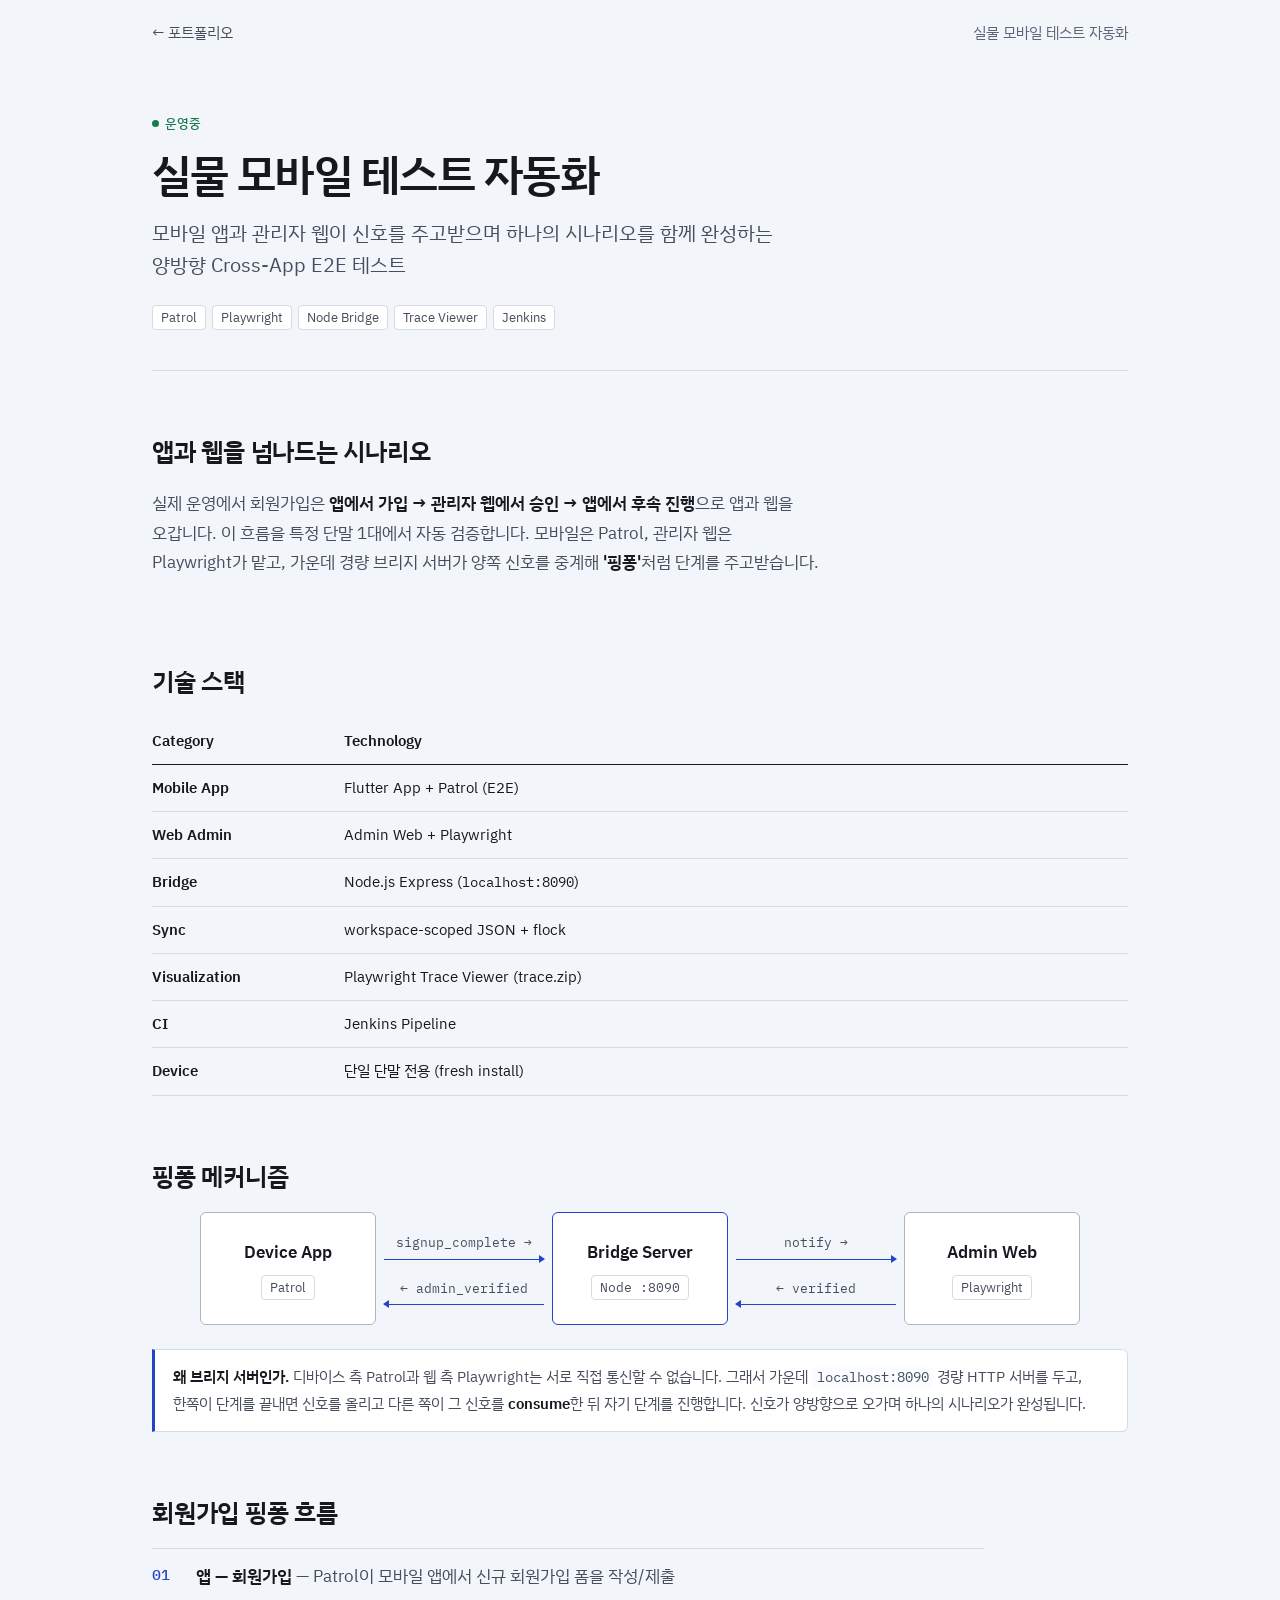
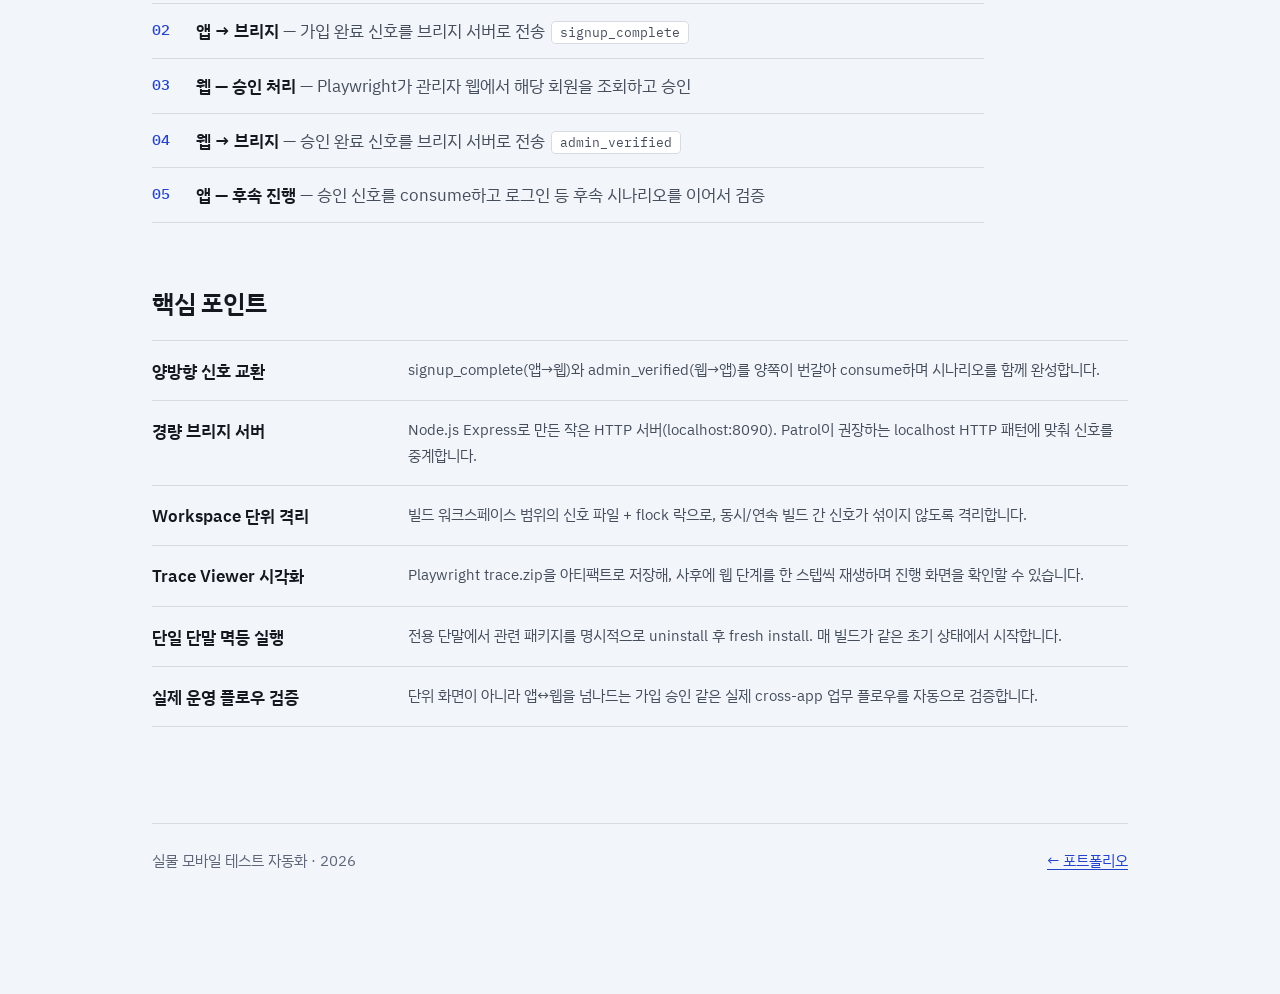
<file: projects/pingpong.html>
<!DOCTYPE html>
<html lang="ko">
<head>
<meta charset="UTF-8">
<meta name="viewport" content="width=device-width, initial-scale=1.0">
<title>실물 모바일 테스트 자동화</title>
<link rel="preconnect" href="https://fonts.googleapis.com">
<link rel="preconnect" href="https://fonts.gstatic.com" crossorigin>
<link href="https://fonts.googleapis.com/css2?family=IBM+Plex+Mono:wght@400;500&family=IBM+Plex+Sans+KR:wght@400;500;600;700&display=swap" rel="stylesheet">
<link rel="stylesheet" href="../assets/site.css">
<style>
  /* 상세 페이지 공통 후보 (ocr·device-farm 과 동일) */
  .doc-hero h1 { margin-top: 12px; }
  .warn { color: var(--warn); }
  .live { color: var(--live); }
  .arrow-label { display: block; font-size: var(--fs-xs); line-height: 1.4; color: var(--ink-3); text-align: center; }
  .down { display: block; position: relative; width: 1px; height: 28px; margin: 6px auto; background: var(--accent); }
  .down::after { content: ""; position: absolute; left: -4px; bottom: -1px; border-left: 4.5px solid transparent; border-right: 4.5px solid transparent; border-top: 6px solid var(--accent); }
  .right { display: block; position: relative; width: 44px; height: 1px; background: var(--accent); }
  .right::after { content: ""; position: absolute; right: -1px; top: -4px; border-top: 4.5px solid transparent; border-bottom: 4.5px solid transparent; border-left: 6px solid var(--accent); }
  .rows { list-style: none; padding: 0; border-bottom: 1px solid var(--rule); }
  .rows > li { display: grid; grid-template-columns: 14rem 1fr; gap: 4px 32px; margin: 0; padding: 16px 0; border-top: 1px solid var(--rule); }
  .doc-sec .rows h3 { margin: 0; font-size: var(--fs-base); line-height: 1.6; }
  .rows p, .rows ul { font-size: var(--fs-sm); color: var(--ink-2); }
  @media (max-width: 640px) { .rows > li { grid-template-columns: 1fr; } }

  /* 기술 스택 표 */
  .stack td:first-child { width: 12rem; font-weight: 600; white-space: nowrap; }

  /* 핑퐁 다이어그램: 앱 ↔ 브리지 ↔ 관리자 웹 */
  .pp { display: flex; align-items: stretch; justify-content: center; }
  .pp-node { display: flex; flex-direction: column; align-items: center; justify-content: center; gap: 8px; flex: 0 0 11rem; padding: 24px 16px; text-align: center; }
  .pp-node.bridge { border-color: var(--accent); }
  .pp-name { font-weight: 600; }
  .pp-link { display: flex; flex-direction: column; justify-content: center; gap: 18px; flex: 0 0 11rem; padding: 0 8px; }
  .pp-signal { display: flex; flex-direction: column; align-items: center; gap: 4px; }
  .sig-label { font-size: var(--fs-xs); color: var(--ink-2); }
  .sig-arrow { display: block; position: relative; width: 100%; height: 1px; background: var(--accent); }
  .fwd .sig-arrow::after { content: ""; position: absolute; right: -1px; top: -4px; border-top: 4.5px solid transparent; border-bottom: 4.5px solid transparent; border-left: 6px solid var(--accent); }
  .bwd .sig-arrow::before { content: ""; position: absolute; left: -1px; top: -4px; border-top: 4.5px solid transparent; border-bottom: 4.5px solid transparent; border-right: 6px solid var(--accent); }
  @media (max-width: 720px) {
    .pp { flex-direction: column; align-items: center; }
    .pp-node { flex: none; width: 100%; max-width: 20rem; padding: 16px; }
    .pp-link { flex: none; flex-direction: row; gap: 28px; padding: 8px 0; }
    .pp-signal { flex-direction: row; gap: 8px; }
    .pp-signal .sig-arrow { width: 1px; height: 40px; }
    .bwd .sig-arrow { order: -1; }
    .fwd .sig-arrow::after { border: 0; top: auto; right: auto; left: -4px; bottom: -1px; border-left: 4.5px solid transparent; border-right: 4.5px solid transparent; border-top: 6px solid var(--accent); }
    .bwd .sig-arrow::before { border: 0; left: -4px; top: -1px; border-left: 4.5px solid transparent; border-right: 4.5px solid transparent; border-bottom: 6px solid var(--accent); }
  }
  .doc-sec .note { margin-top: 24px; }

  /* 회원가입 단계 (실제 순서) */
  .steps { list-style: none; padding: 0; max-width: 52rem; border-bottom: 1px solid var(--rule); }
  .steps li { display: grid; grid-template-columns: 2.75rem 1fr; margin: 0; padding: 12px 0; border-top: 1px solid var(--rule); }
  .step-num { font-weight: 500; color: var(--accent); }
  .step-name { font-weight: 600; }
  .step-desc { color: var(--ink-2); }
  .steps .chip { margin-left: 6px; font-family: var(--font-mono); }
</style>
</head>
<body>
<header class="doc-top"><a href="../index.html">← 포트폴리오</a><span class="muted">실물 모바일 테스트 자동화</span></header>

<main class="doc">
  <section class="doc-hero">
    <span class="status">운영중</span>
    <h1>실물 모바일 테스트 자동화</h1>
    <p class="lede">모바일 앱과 관리자 웹이 신호를 주고받으며 하나의 시나리오를 함께 완성하는 양방향 Cross-App E2E 테스트</p>
    <ul class="chips">
      <li>Patrol</li>
      <li>Playwright</li>
      <li>Node Bridge</li>
      <li>Trace Viewer</li>
      <li>Jenkins</li>
    </ul>
  </section>

  <section class="doc-sec" id="overview">
    <h2>앱과 웹을 넘나드는 시나리오</h2>
    <p class="intro">
      실제 운영에서 회원가입은 <strong>앱에서 가입 &rarr; 관리자 웹에서 승인 &rarr; 앱에서 후속 진행</strong>으로
      앱과 웹을 오갑니다. 이 흐름을 특정 단말 1대에서 자동 검증합니다. 모바일은 Patrol, 관리자 웹은 Playwright가 맡고,
      가운데 경량 브리지 서버가 양쪽 신호를 중계해 <strong>'핑퐁'</strong>처럼 단계를 주고받습니다.
    </p>
  </section>

  <section class="doc-sec" id="stack">
    <h2>기술 스택</h2>
    <div class="table-wrap">
      <table class="stack">
        <thead>
          <tr><th>Category</th><th>Technology</th></tr>
        </thead>
        <tbody>
          <tr><td>Mobile App</td><td>Flutter App + Patrol (E2E)</td></tr>
          <tr><td>Web Admin</td><td>Admin Web + Playwright</td></tr>
          <tr><td>Bridge</td><td>Node.js Express (<span class="mono">localhost:8090</span>)</td></tr>
          <tr><td>Sync</td><td>workspace-scoped JSON + flock</td></tr>
          <tr><td>Visualization</td><td>Playwright Trace Viewer (trace.zip)</td></tr>
          <tr><td>CI</td><td>Jenkins Pipeline</td></tr>
          <tr><td>Device</td><td>단일 단말 전용 (fresh install)</td></tr>
        </tbody>
      </table>
    </div>
  </section>

  <section class="doc-sec" id="mechanism">
    <h2>핑퐁 메커니즘</h2>
    <div class="pp">
      <div class="box pp-node device">
        <span class="pp-name">Device App</span>
        <span class="chip">Patrol</span>
      </div>

      <div class="pp-link">
        <div class="pp-signal fwd">
          <span class="sig-label mono">signup_complete &rarr;</span>
          <span class="sig-arrow" aria-hidden="true"></span>
        </div>
        <div class="pp-signal bwd">
          <span class="sig-label mono">&larr; admin_verified</span>
          <span class="sig-arrow" aria-hidden="true"></span>
        </div>
      </div>

      <div class="box pp-node bridge">
        <span class="pp-name">Bridge Server</span>
        <span class="chip mono">Node :8090</span>
      </div>

      <div class="pp-link">
        <div class="pp-signal fwd">
          <span class="sig-label mono">notify &rarr;</span>
          <span class="sig-arrow" aria-hidden="true"></span>
        </div>
        <div class="pp-signal bwd">
          <span class="sig-label mono">&larr; verified</span>
          <span class="sig-arrow" aria-hidden="true"></span>
        </div>
      </div>

      <div class="box pp-node web">
        <span class="pp-name">Admin Web</span>
        <span class="chip">Playwright</span>
      </div>
    </div>
    <div class="note">
      <strong>왜 브리지 서버인가.</strong> 디바이스 측 Patrol과 웹 측 Playwright는 서로 직접 통신할 수 없습니다.
      그래서 가운데 <code>localhost:8090</code> 경량 HTTP 서버를 두고, 한쪽이 단계를 끝내면 신호를 올리고
      다른 쪽이 그 신호를 <strong>consume</strong>한 뒤 자기 단계를 진행합니다. 신호가 양방향으로 오가며 하나의 시나리오가 완성됩니다.
    </div>
  </section>

  <section class="doc-sec" id="scenario">
    <h2>회원가입 핑퐁 흐름</h2>
    <ol class="steps">
      <li>
        <span class="step-num mono">01</span>
        <div><span class="step-name">앱 &mdash; 회원가입</span><span class="step-desc"> &mdash; Patrol이 모바일 앱에서 신규 회원가입 폼을 작성/제출</span></div>
      </li>
      <li>
        <span class="step-num mono">02</span>
        <div><span class="step-name">앱 &rarr; 브리지</span><span class="step-desc"> &mdash; 가입 완료 신호를 브리지 서버로 전송</span><span class="chip">signup_complete</span></div>
      </li>
      <li>
        <span class="step-num mono">03</span>
        <div><span class="step-name">웹 &mdash; 승인 처리</span><span class="step-desc"> &mdash; Playwright가 관리자 웹에서 해당 회원을 조회하고 승인</span></div>
      </li>
      <li>
        <span class="step-num mono">04</span>
        <div><span class="step-name">웹 &rarr; 브리지</span><span class="step-desc"> &mdash; 승인 완료 신호를 브리지 서버로 전송</span><span class="chip">admin_verified</span></div>
      </li>
      <li>
        <span class="step-num mono">05</span>
        <div><span class="step-name">앱 &mdash; 후속 진행</span><span class="step-desc"> &mdash; 승인 신호를 consume하고 로그인 등 후속 시나리오를 이어서 검증</span></div>
      </li>
    </ol>
  </section>

  <section class="doc-sec" id="features">
    <h2>핵심 포인트</h2>
    <ul class="rows">
      <li>
        <h3>양방향 신호 교환</h3>
        <p>signup_complete(앱&rarr;웹)와 admin_verified(웹&rarr;앱)를 양쪽이 번갈아 consume하며 시나리오를 함께 완성합니다.</p>
      </li>
      <li>
        <h3>경량 브리지 서버</h3>
        <p>Node.js Express로 만든 작은 HTTP 서버(localhost:8090). Patrol이 권장하는 localhost HTTP 패턴에 맞춰 신호를 중계합니다.</p>
      </li>
      <li>
        <h3>Workspace 단위 격리</h3>
        <p>빌드 워크스페이스 범위의 신호 파일 + flock 락으로, 동시/연속 빌드 간 신호가 섞이지 않도록 격리합니다.</p>
      </li>
      <li>
        <h3>Trace Viewer 시각화</h3>
        <p>Playwright trace.zip을 아티팩트로 저장해, 사후에 웹 단계를 한 스텝씩 재생하며 진행 화면을 확인할 수 있습니다.</p>
      </li>
      <li>
        <h3>단일 단말 멱등 실행</h3>
        <p>전용 단말에서 관련 패키지를 명시적으로 uninstall 후 fresh install. 매 빌드가 같은 초기 상태에서 시작합니다.</p>
      </li>
      <li>
        <h3>실제 운영 플로우 검증</h3>
        <p>단위 화면이 아니라 앱&harr;웹을 넘나드는 가입 승인 같은 실제 cross-app 업무 플로우를 자동으로 검증합니다.</p>
      </li>
    </ul>
  </section>

  <footer class="site-foot">
    <span>실물 모바일 테스트 자동화 &middot; 2026</span>
    <a href="../index.html">← 포트폴리오</a>
  </footer>
</main>
</body>
</html>
</file>
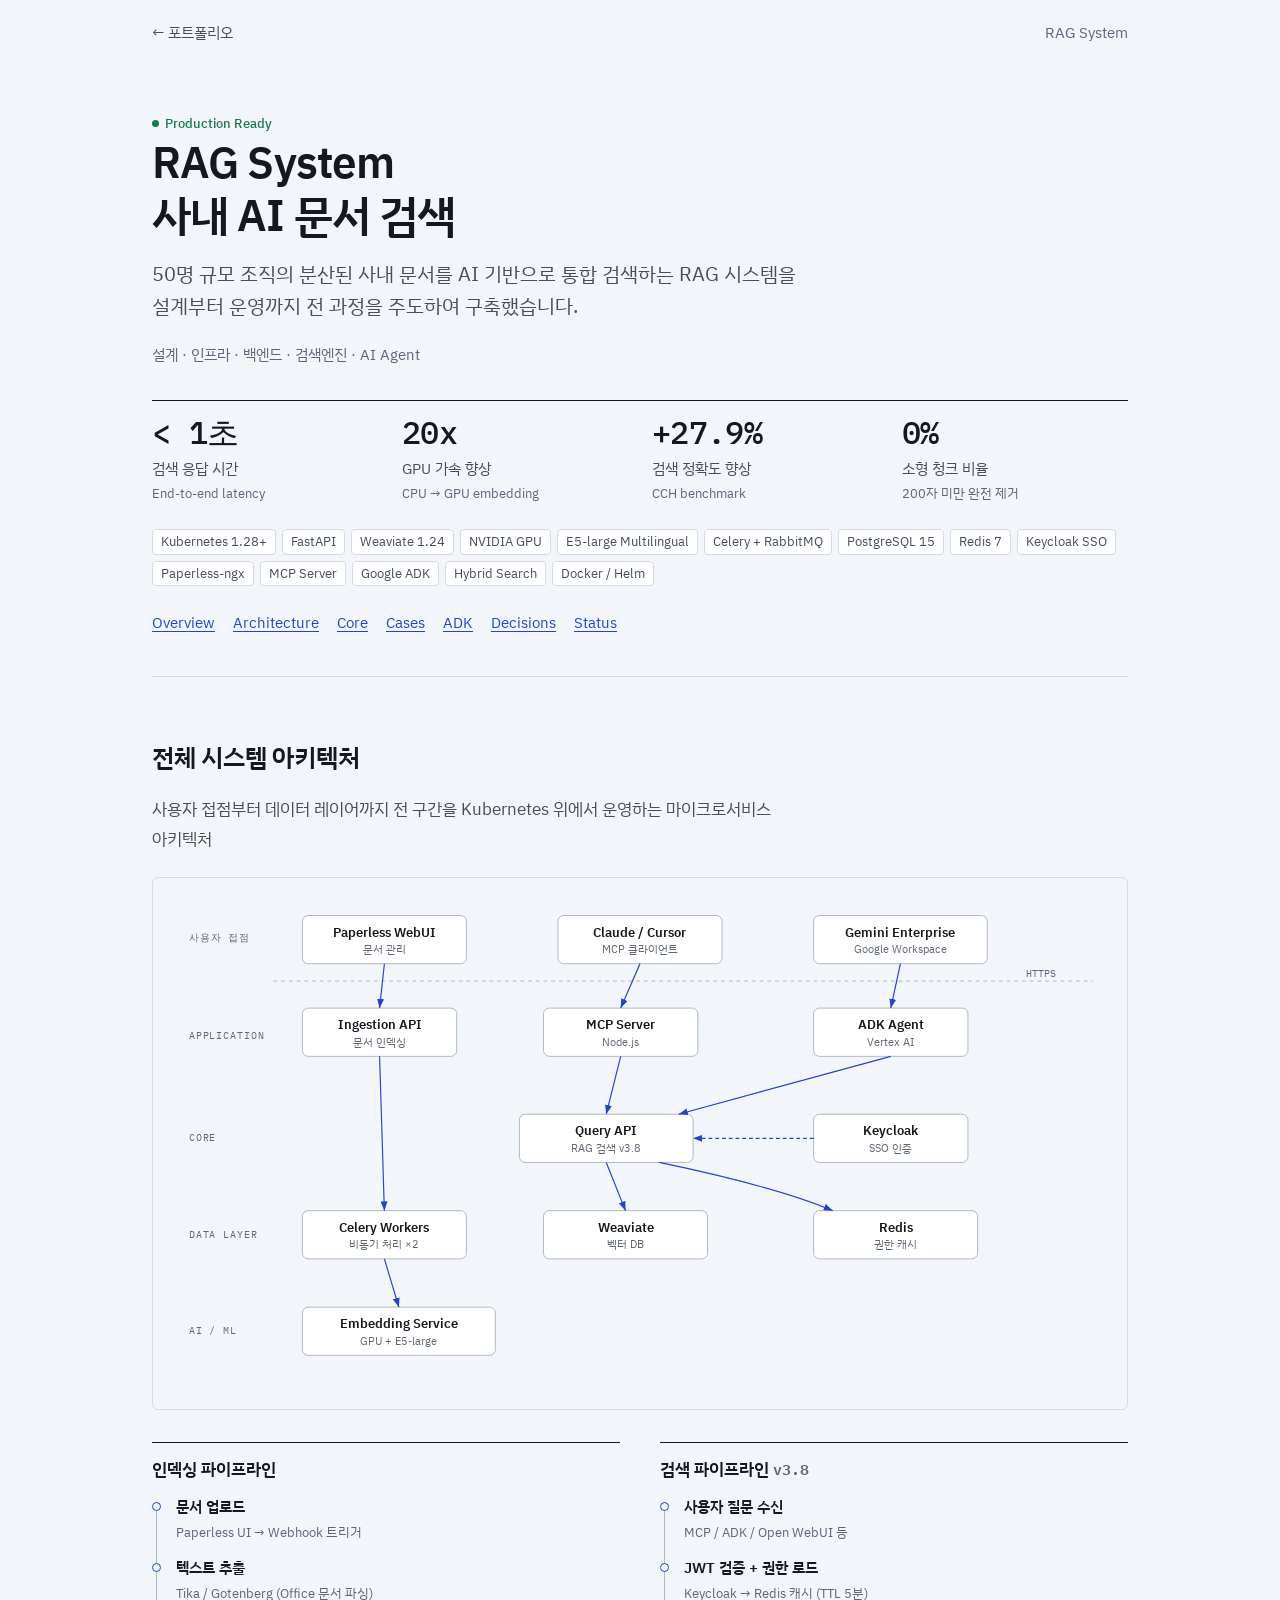
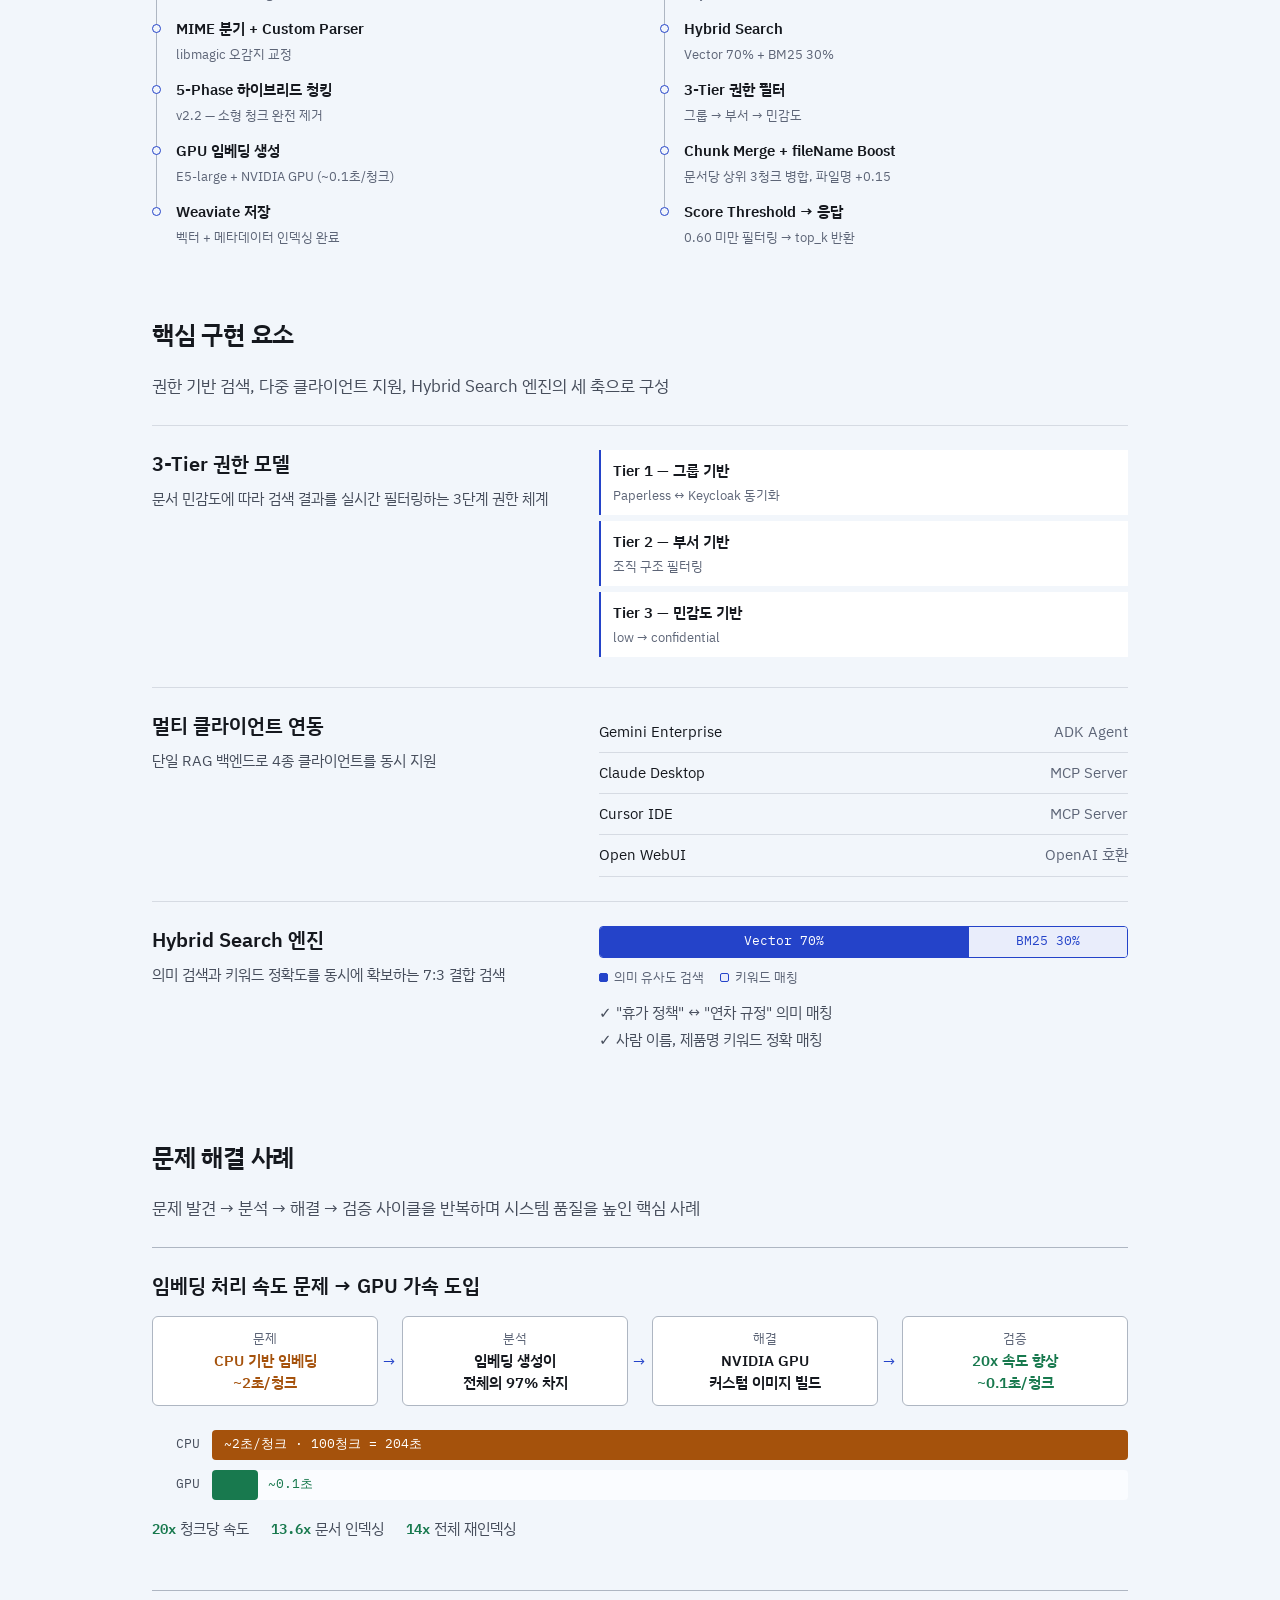
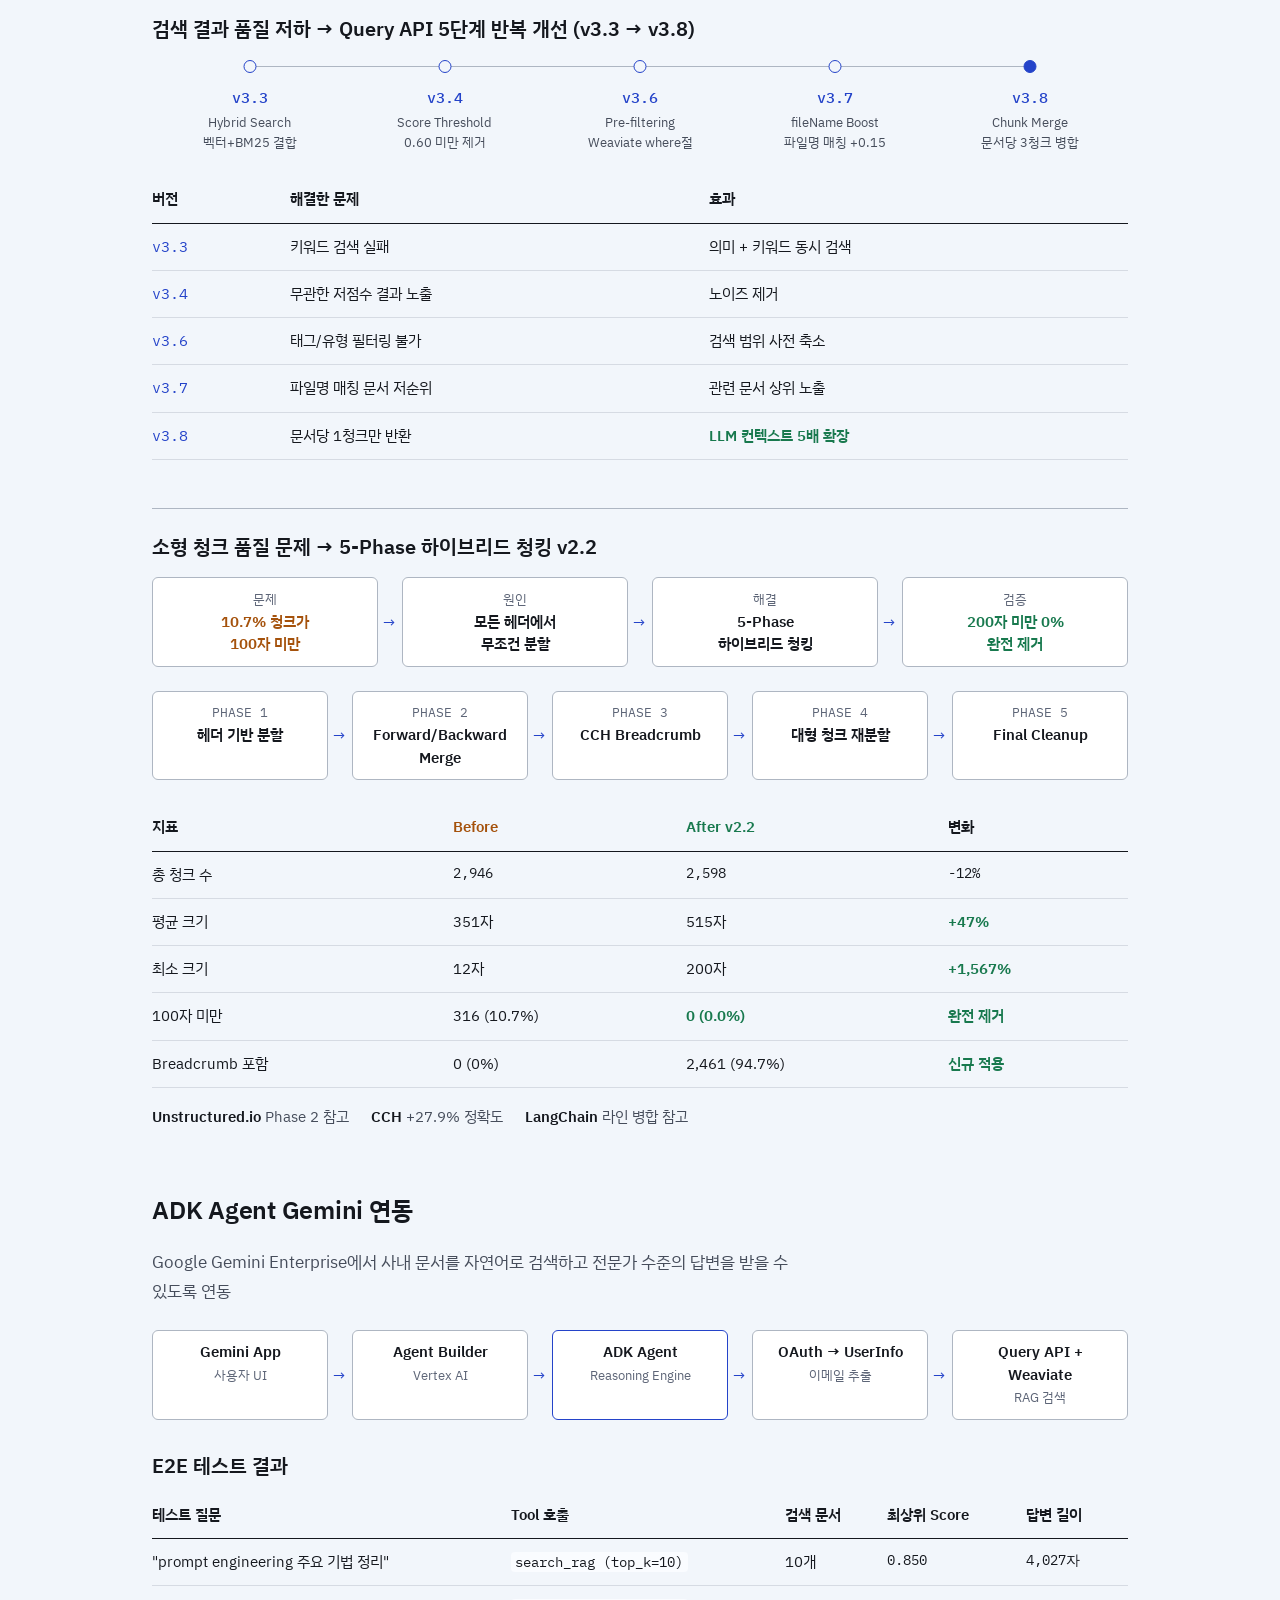
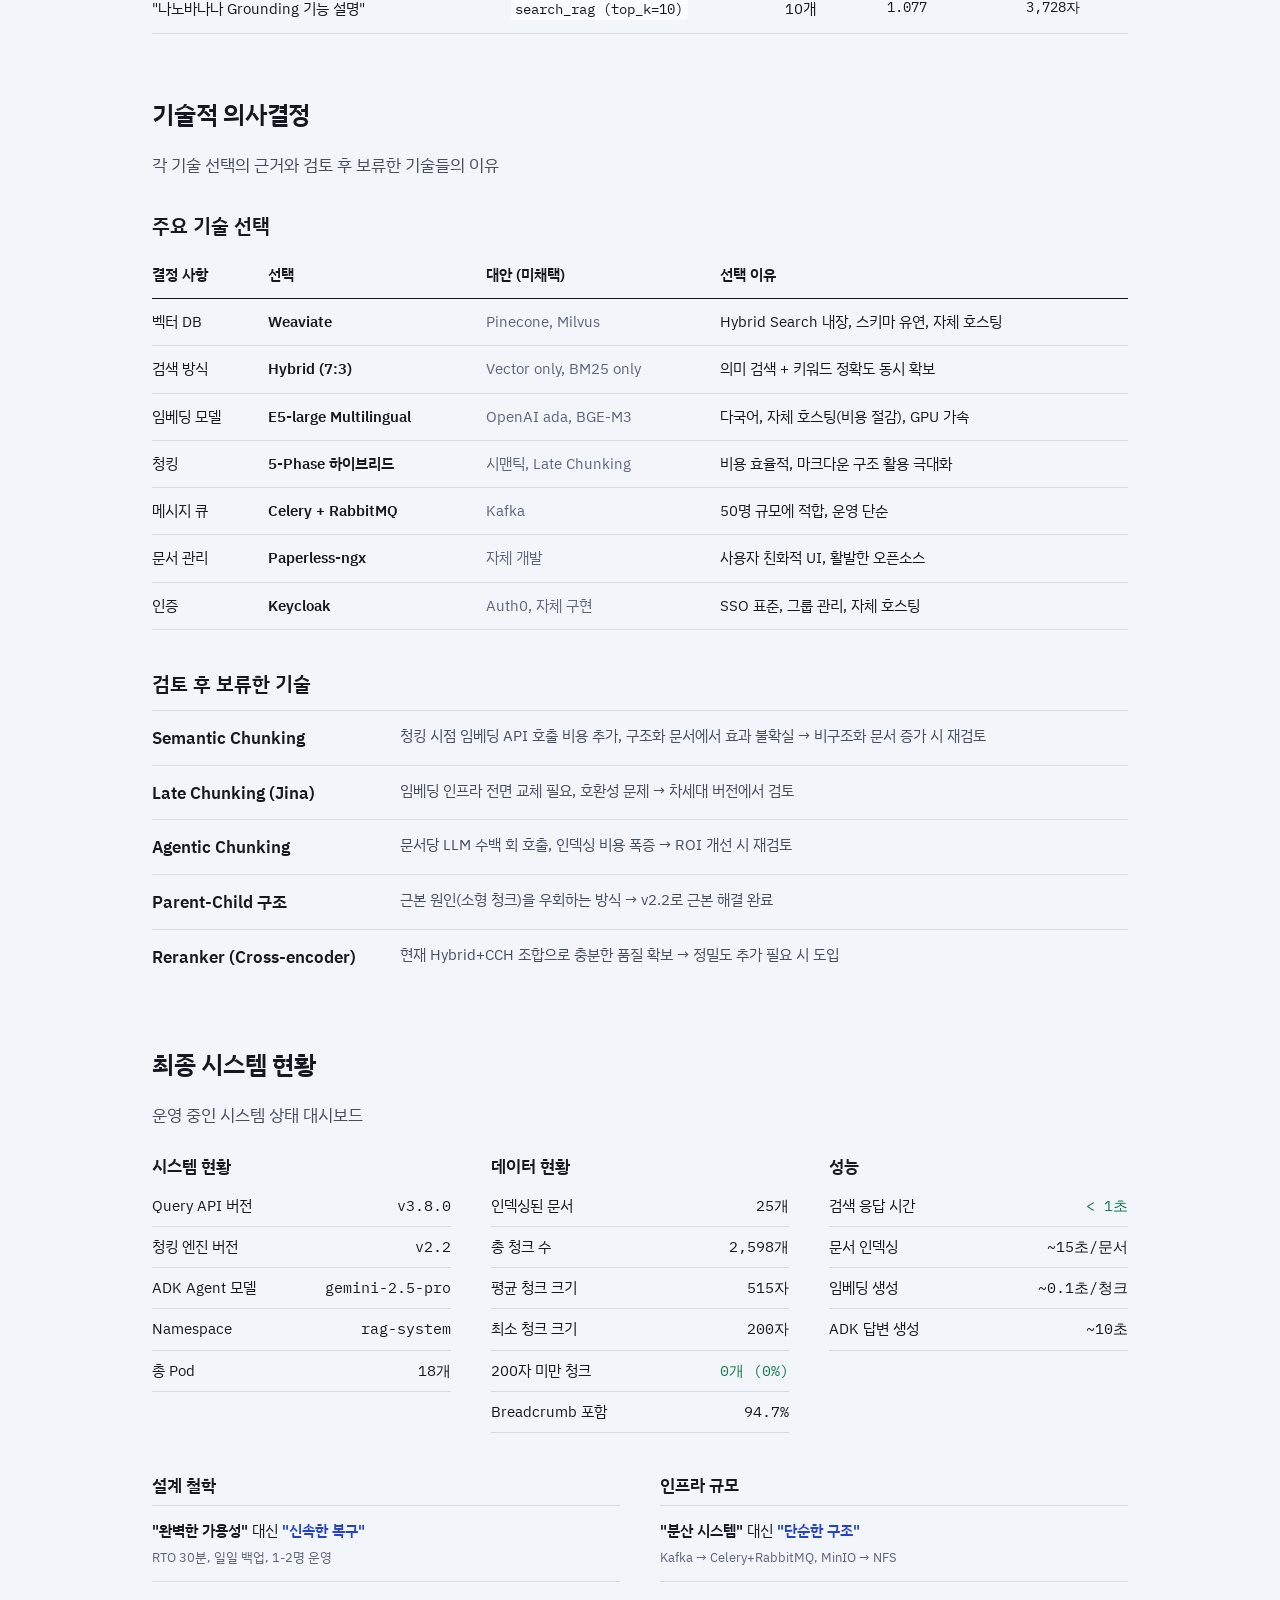
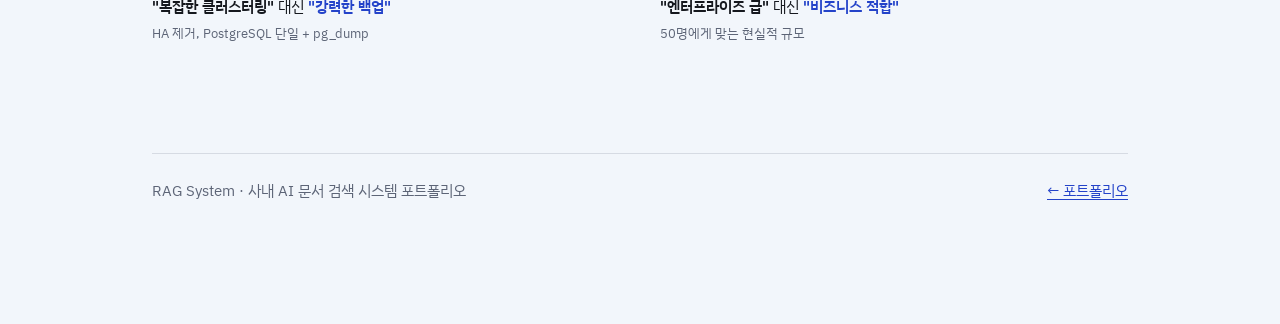
<file: projects/rag.html>
<!DOCTYPE html>
<html lang="ko">
<head>
  <meta charset="UTF-8">
  <meta name="viewport" content="width=device-width, initial-scale=1.0">
  <title>RAG System — AI 문서 검색 시스템 포트폴리오</title>
  <link rel="preconnect" href="https://fonts.googleapis.com">
  <link rel="preconnect" href="https://fonts.gstatic.com" crossorigin>
  <link href="https://fonts.googleapis.com/css2?family=IBM+Plex+Mono:wght@400;500&family=IBM+Plex+Sans+KR:wght@400;500;600;700&display=swap" rel="stylesheet">
  <link rel="stylesheet" href="../assets/site.css">
  <style>
    /* 이 페이지 전용 컴포넌트 — 색은 site.css 변수만 쓴다 */
    .toc { display: flex; flex-wrap: wrap; gap: 4px 18px; margin-top: 24px; font-size: var(--fs-sm); }

    /* 시스템 구성도 */
    .arch { overflow-x: auto; border: 1px solid var(--rule); border-radius: var(--radius); padding: 24px; }
    .arch svg { display: block; width: 100%; height: auto; min-width: 700px; }
    .arch .layer { font-family: var(--font-mono); font-size: 10px; fill: var(--ink-3); letter-spacing: 1px; text-transform: uppercase; }
    .arch .node rect { fill: var(--surface); stroke: var(--rule-strong); stroke-width: 1; rx: 6px; ry: 6px; }
    .arch .node .t { font-family: var(--font-sans); font-size: 13px; font-weight: 600; fill: var(--ink); text-anchor: middle; }
    .arch .node .s { font-family: var(--font-sans); font-size: 11px; fill: var(--ink-3); text-anchor: middle; }
    .arch .ln { stroke: var(--accent); stroke-width: 1.2; fill: none; }
    .arch .ln.auth { stroke-dasharray: 4 3; }
    .arch .div { stroke: var(--rule-strong); stroke-width: 1; stroke-dasharray: 4 4; }
    .arch .div-t { font-family: var(--font-mono); font-size: 10px; fill: var(--ink-3); }
    .arch marker polygon { fill: var(--accent); }

    /* 파이프라인 단계(세로 점선 흐름) */
    .pipes { display: grid; grid-template-columns: repeat(auto-fit, minmax(18rem, 1fr)); gap: 8px 40px; margin-top: 32px; }
    .pipes h3 { margin: 0 0 8px; padding-top: 14px; border-top: 1px solid var(--ink); font-size: var(--fs-base); }
    .steps { list-style: none; padding: 0; }
    .steps li { position: relative; margin: 0; padding: 6px 0 6px 24px; }
    .steps li::before { content: ""; position: absolute; z-index: 1; left: 0; top: 14px; width: 9px; height: 9px; border-radius: 50%; border: 1px solid var(--accent); background: var(--paper); }
    .steps li:not(:last-child)::after { content: ""; position: absolute; left: 4px; top: 14px; bottom: -14px; width: 1px; background: var(--rule-strong); }
    .steps .nm { display: block; font-size: var(--fs-sm); font-weight: 600; }
    .steps .dt { display: block; font-size: var(--fs-xs); color: var(--ink-3); }

    /* 핵심 구현 요소: 행 목록 */
    .feat { display: grid; grid-template-columns: minmax(0, 1fr) minmax(0, 1.3fr); gap: 16px 40px; padding: 24px 0; border-top: 1px solid var(--rule); }
    .feat h3 { margin: 0 0 8px; }
    .feat p { font-size: var(--fs-sm); color: var(--ink-2); }
    .tiers { list-style: none; padding: 0; }
    .tiers li { margin: 0 0 6px; padding: 8px 12px; border-left: 2px solid var(--accent); background: var(--surface); font-size: var(--fs-sm); font-weight: 600; }
    .tiers li span { display: block; font-size: var(--fs-xs); font-weight: 400; color: var(--ink-3); }
    .kv { list-style: none; padding: 0; font-size: var(--fs-sm); }
    .kv li { display: flex; justify-content: space-between; gap: 16px; margin: 0; padding: 7px 0; border-bottom: 1px solid var(--rule); }
    .kv .v { text-align: right; color: var(--ink-3); }
    .kv.vals .v { font-family: var(--font-mono); color: var(--ink); }
    .kv.vals .v.live-t { color: var(--live); }
    .hbar { display: flex; height: 32px; border: 1px solid var(--accent); border-radius: 4px; overflow: hidden; font-family: var(--font-mono); font-size: var(--fs-xs); }
    .hbar span { display: flex; align-items: center; justify-content: center; }
    .hbar .vec { width: 70%; background: var(--accent); color: var(--surface); }
    .hbar .kw { width: 30%; background: var(--accent-soft); color: var(--accent); }
    .hlegend { display: flex; flex-wrap: wrap; gap: 4px 16px; margin-top: 8px; font-size: var(--fs-xs); color: var(--ink-3); }
    .hlegend span::before { content: ""; display: inline-block; width: 9px; height: 9px; margin-right: 6px; border: 1px solid var(--accent); border-radius: 2px; }
    .hlegend .vec::before { background: var(--accent); }
    .hlegend .kw::before { background: var(--accent-soft); }
    .checks { margin-top: 12px; font-size: var(--fs-sm); color: var(--ink-2); }

    /* 문제 해결 사례 */
    .case { margin-top: 48px; padding-top: 4px; border-top: 1px solid var(--rule-strong); }
    .case:first-of-type { margin-top: 0; }
    .case > h3 { margin: 20px 0 16px; }
    .flow { display: grid; grid-auto-flow: column; grid-auto-columns: minmax(0, 1fr); gap: 24px; list-style: none; padding: 0; margin: 16px 0 24px; }
    .flow > li { position: relative; margin: 0; text-align: center; }
    .flow > li:not(:last-child)::after { content: "→"; position: absolute; right: -18px; top: 50%; transform: translateY(-50%); color: var(--accent); font-size: var(--fs-sm); line-height: 1; }
    .flow > li.focus { border-color: var(--accent); }
    .flow .lbl { display: block; font-size: var(--fs-xs); color: var(--ink-3); }
    .flow .txt { display: block; font-size: var(--fs-sm); font-weight: 600; line-height: 1.5; }
    .warn-t { color: var(--warn); }
    .live-t { color: var(--live); }
    .bars { margin: 0 0 16px; }
    .bar-row { display: flex; align-items: center; gap: 12px; }
    .bar-row + .bar-row { margin-top: 10px; }
    .bar-lbl { width: 3rem; flex-shrink: 0; text-align: right; font-family: var(--font-mono); font-size: var(--fs-xs); color: var(--ink-2); }
    .bar-track { flex: 1; min-width: 0; height: 30px; background: var(--code-bg); border-radius: 4px; }
    .bar-fill { height: 100%; display: flex; align-items: center; border-radius: 4px; white-space: nowrap; font-family: var(--font-mono); font-size: var(--fs-xs); }
    .bar-fill.cpu { width: 100%; padding: 0 12px; background: var(--warn); color: var(--surface); }
    .bar-fill.gpu { width: 5%; background: var(--live); }
    .bar-fill.gpu span { position: relative; left: 100%; padding-left: 10px; color: var(--live); }
    .stats { display: flex; flex-wrap: wrap; gap: 6px 22px; list-style: none; padding: 0; margin-top: 16px; font-size: var(--fs-sm); color: var(--ink-2); }
    .stats li { margin: 0; }
    .vt { display: flex; list-style: none; padding: 0; margin: 16px 0 24px; }
    .vt li { flex: 1; position: relative; margin: 0; padding-top: 26px; text-align: center; }
    .vt li::before { content: ""; position: absolute; top: 7px; left: 0; right: 0; height: 1px; background: var(--rule-strong); }
    .vt li:first-child::before { left: 50%; }
    .vt li:last-child::before { right: 50%; }
    .vt li::after { content: ""; position: absolute; top: 1px; left: 50%; transform: translateX(-50%); width: 13px; height: 13px; border-radius: 50%; border: 1px solid var(--accent); background: var(--paper); }
    .vt li:last-child::after { background: var(--accent); }
    .vt .ver { display: block; font-family: var(--font-mono); font-size: var(--fs-sm); font-weight: 500; color: var(--accent); }
    .vt .ds { display: block; margin-top: 2px; font-size: var(--fs-xs); line-height: 1.5; color: var(--ink-2); }
    td.ver { font-family: var(--font-mono); color: var(--accent); }
    .hl { color: var(--live); font-weight: 600; }

    /* 표·목록 */
    .doc-sec .table-wrap + h3 { margin-top: 40px; }
    .chosen { font-weight: 600; }
    .alt { color: var(--ink-3); }
    .held > div { display: grid; grid-template-columns: 14rem 1fr; gap: 4px 24px; padding: 12px 0; border-top: 1px solid var(--rule); }
    .held dt { font-weight: 600; }
    .held dd { font-size: var(--fs-sm); color: var(--ink-2); }
    .cols { display: grid; grid-template-columns: repeat(auto-fit, minmax(16rem, 1fr)); gap: 24px 40px; }
    .cols h3 { margin: 0 0 8px; font-size: var(--fs-base); }
    .cols + .cols { margin-top: 40px; }
    .contrast { list-style: none; padding: 0; font-size: var(--fs-sm); }
    .contrast li { margin: 0; padding: 12px 0; border-top: 1px solid var(--rule); }
    .contrast .to { color: var(--accent); }
    .contrast small { display: block; margin-top: 2px; font-size: var(--fs-xs); color: var(--ink-3); }

    @media (max-width: 640px) {
      .feat, .held > div { grid-template-columns: 1fr; }
      .flow { grid-auto-flow: row; gap: 26px; }
      .flow > li:not(:last-child)::after { content: "↓"; right: auto; left: 50%; top: auto; bottom: -21px; transform: translateX(-50%); }
      .vt { flex-direction: column; }
      .vt li { padding: 0 0 14px 26px; text-align: left; }
      .vt li::before, .vt li:first-child::before { top: 7px; bottom: -7px; left: 6px; right: auto; width: 1px; height: auto; }
      .vt li:last-child::before { display: none; }
      .vt li::after { left: 0; transform: none; }
    }
  </style>
</head>
<body>

<header class="doc-top">
  <a href="../index.html">← 포트폴리오</a>
  <span class="muted">RAG System</span>
</header>

<main class="doc">

<section id="hero" class="doc-hero">
  <span class="status">Production Ready</span>
  <h1>RAG System<br>사내 AI 문서 검색</h1>
  <p class="lede">50명 규모 조직의 분산된 사내 문서를 AI 기반으로 통합 검색하는 RAG 시스템을 설계부터 운영까지 전 과정을 주도하여 구축했습니다.</p>
  <div class="doc-meta"><span>설계 · 인프라 · 백엔드 · 검색엔진 · AI Agent</span></div>

  <div class="metrics">
    <div class="metric">
      <div class="metric-num">&lt; 1초</div>
      <div class="metric-label">검색 응답 시간</div>
      <div class="metric-note">End-to-end latency</div>
    </div>
    <div class="metric">
      <div class="metric-num">20x</div>
      <div class="metric-label">GPU 가속 향상</div>
      <div class="metric-note">CPU → GPU embedding</div>
    </div>
    <div class="metric">
      <div class="metric-num">+27.9%</div>
      <div class="metric-label">검색 정확도 향상</div>
      <div class="metric-note">CCH benchmark</div>
    </div>
    <div class="metric">
      <div class="metric-num">0%</div>
      <div class="metric-label">소형 청크 비율</div>
      <div class="metric-note">200자 미만 완전 제거</div>
    </div>
  </div>

  <ul class="chips">
    <li>Kubernetes 1.28+</li>
    <li>FastAPI</li>
    <li>Weaviate 1.24</li>
    <li>NVIDIA GPU</li>
    <li>E5-large Multilingual</li>
    <li>Celery + RabbitMQ</li>
    <li>PostgreSQL 15</li>
    <li>Redis 7</li>
    <li>Keycloak SSO</li>
    <li>Paperless-ngx</li>
    <li>MCP Server</li>
    <li>Google ADK</li>
    <li>Hybrid Search</li>
    <li>Docker / Helm</li>
  </ul>

  <nav class="toc" aria-label="목차">
    <a href="#hero">Overview</a>
    <a href="#architecture">Architecture</a>
    <a href="#core">Core</a>
    <a href="#cases">Cases</a>
    <a href="#adk">ADK</a>
    <a href="#decisions">Decisions</a>
    <a href="#status">Status</a>
  </nav>
</section>

<section id="architecture" class="doc-sec">
  <h2>전체 시스템 아키텍처</h2>
  <p class="intro">사용자 접점부터 데이터 레이어까지 전 구간을 Kubernetes 위에서 운영하는 마이크로서비스 아키텍처</p>

  <div class="arch">
    <svg viewBox="0 0 960 500" xmlns="http://www.w3.org/2000/svg" role="img" aria-label="전체 시스템 아키텍처">
      <defs>
        <marker id="ah" markerWidth="8" markerHeight="6" refX="8" refY="3" orient="auto">
          <polygon points="0 0, 8 3, 0 6"/>
        </marker>
      </defs>

      <text class="layer" x="12" y="40">사용자 접점</text>
      <text class="layer" x="12" y="142">Application</text>
      <text class="layer" x="12" y="248">Core</text>
      <text class="layer" x="12" y="348">Data Layer</text>
      <text class="layer" x="12" y="448">AI / ML</text>

      <line class="div" x1="100" y1="82" x2="950" y2="82"/>
      <text class="div-t" x="880" y="78">HTTPS</text>

      <g class="node"><title>Paperless-ngx — 문서 관리 UI, 업로드/태그/검색 인터페이스</title>
        <rect x="130" y="14" width="170" height="50"/>
        <text class="t" x="215" y="36">Paperless WebUI</text>
        <text class="s" x="215" y="53">문서 관리</text>
      </g>
      <g class="node"><title>Claude Desktop / Cursor — MCP 프로토콜로 연동</title>
        <rect x="395" y="14" width="170" height="50"/>
        <text class="t" x="480" y="36">Claude / Cursor</text>
        <text class="s" x="480" y="53">MCP 클라이언트</text>
      </g>
      <g class="node"><title>Gemini Enterprise — Google Workspace에서 사내 문서 검색</title>
        <rect x="660" y="14" width="180" height="50"/>
        <text class="t" x="750" y="36">Gemini Enterprise</text>
        <text class="s" x="750" y="53">Google Workspace</text>
      </g>

      <g class="node"><title>Ingestion API — 문서 업로드 Webhook 수신, 인덱싱 트리거</title>
        <rect x="130" y="110" width="160" height="50"/>
        <text class="t" x="210" y="132">Ingestion API</text>
        <text class="s" x="210" y="149">문서 인덱싱</text>
      </g>
      <g class="node"><title>MCP Server (Node.js) — Claude/Cursor 연동 프로토콜 서버</title>
        <rect x="380" y="110" width="160" height="50"/>
        <text class="t" x="460" y="132">MCP Server</text>
        <text class="s" x="460" y="149">Node.js</text>
      </g>
      <g class="node"><title>ADK Agent — Vertex AI Reasoning Engine 기반 Gemini 연동</title>
        <rect x="660" y="110" width="160" height="50"/>
        <text class="t" x="740" y="132">ADK Agent</text>
        <text class="s" x="740" y="149">Vertex AI</text>
      </g>

      <g class="node"><title>Query API v3.8 — Hybrid Search + 3-Tier 권한 + Chunk Merge</title>
        <rect x="355" y="220" width="180" height="50"/>
        <text class="t" x="445" y="242">Query API</text>
        <text class="s" x="445" y="259">RAG 검색 v3.8</text>
      </g>
      <g class="node"><title>Keycloak — SSO 인증, JWT 발급, 그룹/부서 권한 관리</title>
        <rect x="660" y="220" width="160" height="50"/>
        <text class="t" x="740" y="242">Keycloak</text>
        <text class="s" x="740" y="259">SSO 인증</text>
      </g>

      <g class="node"><title>Celery Workers x2 — 비동기 문서 처리 (텍스트 추출, 청킹, 임베딩)</title>
        <rect x="130" y="320" width="170" height="50"/>
        <text class="t" x="215" y="342">Celery Workers</text>
        <text class="s" x="215" y="359">비동기 처리 ×2</text>
      </g>
      <g class="node"><title>Weaviate 1.24 — Hybrid Search 내장 벡터 DB, 2,598 청크 저장</title>
        <rect x="380" y="320" width="170" height="50"/>
        <text class="t" x="465" y="342">Weaviate</text>
        <text class="s" x="465" y="359">벡터 DB</text>
      </g>
      <g class="node"><title>Redis 7 — 권한 캐시 (TTL 5분), Keycloak 그룹/부서 정보</title>
        <rect x="660" y="320" width="170" height="50"/>
        <text class="t" x="745" y="342">Redis</text>
        <text class="s" x="745" y="359">권한 캐시</text>
      </g>

      <g class="node"><title>Embedding Service — GPU 가속 E5-large Multilingual, ~0.1초/청크</title>
        <rect x="130" y="420" width="200" height="50"/>
        <text class="t" x="230" y="442">Embedding Service</text>
        <text class="s" x="230" y="459">GPU + E5-large</text>
      </g>

      <line class="ln" x1="215" y1="64" x2="210" y2="110" marker-end="url(#ah)"/>
      <line class="ln" x1="480" y1="64" x2="460" y2="110" marker-end="url(#ah)"/>
      <line class="ln" x1="750" y1="64" x2="740" y2="110" marker-end="url(#ah)"/>
      <line class="ln" x1="460" y1="160" x2="445" y2="220" marker-end="url(#ah)"/>
      <line class="ln" x1="740" y1="160" x2="520" y2="220" marker-end="url(#ah)"/>
      <line class="ln auth" x1="660" y1="245" x2="535" y2="245" marker-end="url(#ah)"/>
      <line class="ln" x1="210" y1="160" x2="215" y2="320" marker-end="url(#ah)"/>
      <line class="ln" x1="445" y1="270" x2="465" y2="320" marker-end="url(#ah)"/>
      <path class="ln" d="M 500 270 Q 620 295 680 320" marker-end="url(#ah)"/>
      <line class="ln" x1="215" y1="370" x2="230" y2="420" marker-end="url(#ah)"/>
    </svg>
  </div>

  <div class="pipes">
    <div>
      <h3>인덱싱 파이프라인</h3>
      <ol class="steps">
        <li><span class="nm">문서 업로드</span><span class="dt">Paperless UI → Webhook 트리거</span></li>
        <li><span class="nm">텍스트 추출</span><span class="dt">Tika / Gotenberg (Office 문서 파싱)</span></li>
        <li><span class="nm">MIME 분기 + Custom Parser</span><span class="dt">libmagic 오감지 교정</span></li>
        <li><span class="nm">5-Phase 하이브리드 청킹</span><span class="dt">v2.2 — 소형 청크 완전 제거</span></li>
        <li><span class="nm">GPU 임베딩 생성</span><span class="dt">E5-large + NVIDIA GPU (~0.1초/청크)</span></li>
        <li><span class="nm">Weaviate 저장</span><span class="dt">벡터 + 메타데이터 인덱싱 완료</span></li>
      </ol>
    </div>
    <div>
      <h3>검색 파이프라인 <span class="mono muted">v3.8</span></h3>
      <ol class="steps">
        <li><span class="nm">사용자 질문 수신</span><span class="dt">MCP / ADK / Open WebUI 등</span></li>
        <li><span class="nm">JWT 검증 + 권한 로드</span><span class="dt">Keycloak → Redis 캐시 (TTL 5분)</span></li>
        <li><span class="nm">Hybrid Search</span><span class="dt">Vector 70% + BM25 30%</span></li>
        <li><span class="nm">3-Tier 권한 필터</span><span class="dt">그룹 → 부서 → 민감도</span></li>
        <li><span class="nm">Chunk Merge + fileName Boost</span><span class="dt">문서당 상위 3청크 병합, 파일명 +0.15</span></li>
        <li><span class="nm">Score Threshold → 응답</span><span class="dt">0.60 미만 필터링 → top_k 반환</span></li>
      </ol>
    </div>
  </div>
</section>

<section id="core" class="doc-sec">
  <h2>핵심 구현 요소</h2>
  <p class="intro">권한 기반 검색, 다중 클라이언트 지원, Hybrid Search 엔진의 세 축으로 구성</p>

  <div class="feat">
    <div>
      <h3>3-Tier 권한 모델</h3>
      <p>문서 민감도에 따라 검색 결과를 실시간 필터링하는 3단계 권한 체계</p>
    </div>
    <ol class="tiers">
      <li>Tier 1 — 그룹 기반 <span>Paperless ↔ Keycloak 동기화</span></li>
      <li>Tier 2 — 부서 기반 <span>조직 구조 필터링</span></li>
      <li>Tier 3 — 민감도 기반 <span>low → confidential</span></li>
    </ol>
  </div>

  <div class="feat">
    <div>
      <h3>멀티 클라이언트 연동</h3>
      <p>단일 RAG 백엔드로 4종 클라이언트를 동시 지원</p>
    </div>
    <ul class="kv">
      <li><span>Gemini Enterprise</span><span class="v">ADK Agent</span></li>
      <li><span>Claude Desktop</span><span class="v">MCP Server</span></li>
      <li><span>Cursor IDE</span><span class="v">MCP Server</span></li>
      <li><span>Open WebUI</span><span class="v">OpenAI 호환</span></li>
    </ul>
  </div>

  <div class="feat">
    <div>
      <h3>Hybrid Search 엔진</h3>
      <p>의미 검색과 키워드 정확도를 동시에 확보하는 7:3 결합 검색</p>
    </div>
    <div>
      <div class="hbar">
        <span class="vec">Vector 70%</span>
        <span class="kw">BM25 30%</span>
      </div>
      <div class="hlegend">
        <span class="vec">의미 유사도 검색</span>
        <span class="kw">키워드 매칭</span>
      </div>
      <div class="checks">
        <div>✓ "휴가 정책" ↔ "연차 규정" 의미 매칭</div>
        <div>✓ 사람 이름, 제품명 키워드 정확 매칭</div>
      </div>
    </div>
  </div>
</section>

<section id="cases" class="doc-sec">
  <h2>문제 해결 사례</h2>
  <p class="intro">문제 발견 → 분석 → 해결 → 검증 사이클을 반복하며 시스템 품질을 높인 핵심 사례</p>

  <article class="case">
    <h3>임베딩 처리 속도 문제 → GPU 가속 도입</h3>
    <ol class="flow">
      <li class="box"><span class="lbl">문제</span><span class="txt warn-t">CPU 기반 임베딩<br>~2초/청크</span></li>
      <li class="box"><span class="lbl">분석</span><span class="txt">임베딩 생성이<br>전체의 97% 차지</span></li>
      <li class="box"><span class="lbl">해결</span><span class="txt">NVIDIA GPU<br>커스텀 이미지 빌드</span></li>
      <li class="box"><span class="lbl">검증</span><span class="txt live-t">20x 속도 향상<br>~0.1초/청크</span></li>
    </ol>
    <div class="bars">
      <div class="bar-row">
        <span class="bar-lbl">CPU</span>
        <div class="bar-track"><div class="bar-fill cpu">~2초/청크 · 100청크 = 204초</div></div>
      </div>
      <div class="bar-row">
        <span class="bar-lbl">GPU</span>
        <div class="bar-track"><div class="bar-fill gpu"><span>~0.1초</span></div></div>
      </div>
    </div>
    <ul class="stats">
      <li><b class="mono live-t">20x</b> 청크당 속도</li>
      <li><b class="mono live-t">13.6x</b> 문서 인덱싱</li>
      <li><b class="mono live-t">14x</b> 전체 재인덱싱</li>
    </ul>
  </article>

  <article class="case">
    <h3>검색 결과 품질 저하 → Query API 5단계 반복 개선 (v3.3 → v3.8)</h3>
    <ol class="vt">
      <li><span class="ver">v3.3</span><span class="ds">Hybrid Search<br>벡터+BM25 결합</span></li>
      <li><span class="ver">v3.4</span><span class="ds">Score Threshold<br>0.60 미만 제거</span></li>
      <li><span class="ver">v3.6</span><span class="ds">Pre-filtering<br>Weaviate where절</span></li>
      <li><span class="ver">v3.7</span><span class="ds">fileName Boost<br>파일명 매칭 +0.15</span></li>
      <li><span class="ver">v3.8</span><span class="ds">Chunk Merge<br>문서당 3청크 병합</span></li>
    </ol>
    <div class="table-wrap">
      <table>
        <thead><tr><th>버전</th><th>해결한 문제</th><th>효과</th></tr></thead>
        <tbody>
          <tr><td class="ver">v3.3</td><td>키워드 검색 실패</td><td>의미 + 키워드 동시 검색</td></tr>
          <tr><td class="ver">v3.4</td><td>무관한 저점수 결과 노출</td><td>노이즈 제거</td></tr>
          <tr><td class="ver">v3.6</td><td>태그/유형 필터링 불가</td><td>검색 범위 사전 축소</td></tr>
          <tr><td class="ver">v3.7</td><td>파일명 매칭 문서 저순위</td><td>관련 문서 상위 노출</td></tr>
          <tr><td class="ver">v3.8</td><td>문서당 1청크만 반환</td><td class="hl">LLM 컨텍스트 5배 확장</td></tr>
        </tbody>
      </table>
    </div>
  </article>

  <article class="case">
    <h3>소형 청크 품질 문제 → 5-Phase 하이브리드 청킹 v2.2</h3>
    <ol class="flow">
      <li class="box"><span class="lbl">문제</span><span class="txt warn-t">10.7% 청크가<br>100자 미만</span></li>
      <li class="box"><span class="lbl">원인</span><span class="txt">모든 헤더에서<br>무조건 분할</span></li>
      <li class="box"><span class="lbl">해결</span><span class="txt">5-Phase<br>하이브리드 청킹</span></li>
      <li class="box"><span class="lbl">검증</span><span class="txt live-t">200자 미만 0%<br>완전 제거</span></li>
    </ol>

    <ol class="flow">
      <li class="box"><span class="lbl mono">PHASE 1</span><span class="txt">헤더 기반 분할</span></li>
      <li class="box"><span class="lbl mono">PHASE 2</span><span class="txt">Forward/Backward Merge</span></li>
      <li class="box"><span class="lbl mono">PHASE 3</span><span class="txt">CCH Breadcrumb</span></li>
      <li class="box"><span class="lbl mono">PHASE 4</span><span class="txt">대형 청크 재분할</span></li>
      <li class="box"><span class="lbl mono">PHASE 5</span><span class="txt">Final Cleanup</span></li>
    </ol>

    <div class="table-wrap">
      <table>
        <thead><tr><th>지표</th><th class="warn-t">Before</th><th class="live-t">After v2.2</th><th>변화</th></tr></thead>
        <tbody>
          <tr><td>총 청크 수</td><td class="mono">2,946</td><td class="mono">2,598</td><td class="mono">-12%</td></tr>
          <tr><td>평균 크기</td><td>351자</td><td>515자</td><td class="hl">+47%</td></tr>
          <tr><td>최소 크기</td><td>12자</td><td>200자</td><td class="hl">+1,567%</td></tr>
          <tr><td>100자 미만</td><td>316 (10.7%)</td><td class="hl">0 (0.0%)</td><td class="hl">완전 제거</td></tr>
          <tr><td>Breadcrumb 포함</td><td>0 (0%)</td><td>2,461 (94.7%)</td><td class="hl">신규 적용</td></tr>
        </tbody>
      </table>
    </div>

    <ul class="stats">
      <li><b>Unstructured.io</b> Phase 2 참고</li>
      <li><b>CCH</b> +27.9% 정확도</li>
      <li><b>LangChain</b> 라인 병합 참고</li>
    </ul>
  </article>
</section>

<section id="adk" class="doc-sec">
  <h2>ADK Agent Gemini 연동</h2>
  <p class="intro">Google Gemini Enterprise에서 사내 문서를 자연어로 검색하고 전문가 수준의 답변을 받을 수 있도록 연동</p>

  <ol class="flow">
    <li class="box"><span class="txt">Gemini App</span><span class="lbl">사용자 UI</span></li>
    <li class="box"><span class="txt">Agent Builder</span><span class="lbl">Vertex AI</span></li>
    <li class="box focus"><span class="txt">ADK Agent</span><span class="lbl">Reasoning Engine</span></li>
    <li class="box"><span class="txt">OAuth → UserInfo</span><span class="lbl">이메일 추출</span></li>
    <li class="box"><span class="txt">Query API + Weaviate</span><span class="lbl">RAG 검색</span></li>
  </ol>

  <h3>E2E 테스트 결과</h3>
  <div class="table-wrap">
    <table>
      <thead>
        <tr><th>테스트 질문</th><th>Tool 호출</th><th>검색 문서</th><th>최상위 Score</th><th>답변 길이</th></tr>
      </thead>
      <tbody>
        <tr>
          <td>"prompt engineering 주요 기법 정리"</td>
          <td><code>search_rag (top_k=10)</code></td>
          <td>10개</td>
          <td class="mono">0.850</td>
          <td class="mono">4,027자</td>
        </tr>
        <tr>
          <td>"나노바나나 Grounding 기능 설명"</td>
          <td><code>search_rag (top_k=10)</code></td>
          <td>10개</td>
          <td class="mono">1.077</td>
          <td class="mono">3,728자</td>
        </tr>
      </tbody>
    </table>
  </div>
</section>

<section id="decisions" class="doc-sec">
  <h2>기술적 의사결정</h2>
  <p class="intro">각 기술 선택의 근거와 검토 후 보류한 기술들의 이유</p>

  <h3>주요 기술 선택</h3>
  <div class="table-wrap">
    <table>
      <thead><tr><th>결정 사항</th><th>선택</th><th>대안 (미채택)</th><th>선택 이유</th></tr></thead>
      <tbody>
        <tr><td>벡터 DB</td><td class="chosen">Weaviate</td><td class="alt">Pinecone, Milvus</td><td>Hybrid Search 내장, 스키마 유연, 자체 호스팅</td></tr>
        <tr><td>검색 방식</td><td class="chosen">Hybrid (7:3)</td><td class="alt">Vector only, BM25 only</td><td>의미 검색 + 키워드 정확도 동시 확보</td></tr>
        <tr><td>임베딩 모델</td><td class="chosen">E5-large Multilingual</td><td class="alt">OpenAI ada, BGE-M3</td><td>다국어, 자체 호스팅(비용 절감), GPU 가속</td></tr>
        <tr><td>청킹</td><td class="chosen">5-Phase 하이브리드</td><td class="alt">시맨틱, Late Chunking</td><td>비용 효율적, 마크다운 구조 활용 극대화</td></tr>
        <tr><td>메시지 큐</td><td class="chosen">Celery + RabbitMQ</td><td class="alt">Kafka</td><td>50명 규모에 적합, 운영 단순</td></tr>
        <tr><td>문서 관리</td><td class="chosen">Paperless-ngx</td><td class="alt">자체 개발</td><td>사용자 친화적 UI, 활발한 오픈소스</td></tr>
        <tr><td>인증</td><td class="chosen">Keycloak</td><td class="alt">Auth0, 자체 구현</td><td>SSO 표준, 그룹 관리, 자체 호스팅</td></tr>
      </tbody>
    </table>
  </div>

  <h3>검토 후 보류한 기술</h3>
  <dl class="held">
    <div><dt>Semantic Chunking</dt><dd>청킹 시점 임베딩 API 호출 비용 추가, 구조화 문서에서 효과 불확실 → 비구조화 문서 증가 시 재검토</dd></div>
    <div><dt>Late Chunking (Jina)</dt><dd>임베딩 인프라 전면 교체 필요, 호환성 문제 → 차세대 버전에서 검토</dd></div>
    <div><dt>Agentic Chunking</dt><dd>문서당 LLM 수백 회 호출, 인덱싱 비용 폭증 → ROI 개선 시 재검토</dd></div>
    <div><dt>Parent-Child 구조</dt><dd>근본 원인(소형 청크)을 우회하는 방식 → v2.2로 근본 해결 완료</dd></div>
    <div><dt>Reranker (Cross-encoder)</dt><dd>현재 Hybrid+CCH 조합으로 충분한 품질 확보 → 정밀도 추가 필요 시 도입</dd></div>
  </dl>
</section>

<section id="status" class="doc-sec">
  <h2>최종 시스템 현황</h2>
  <p class="intro">운영 중인 시스템 상태 대시보드</p>

  <div class="cols">
    <div>
      <h3>시스템 현황</h3>
      <ul class="kv vals">
        <li><span>Query API 버전</span><span class="v">v3.8.0</span></li>
        <li><span>청킹 엔진 버전</span><span class="v">v2.2</span></li>
        <li><span>ADK Agent 모델</span><span class="v">gemini-2.5-pro</span></li>
        <li><span>Namespace</span><span class="v">rag-system</span></li>
        <li><span>총 Pod</span><span class="v">18개</span></li>
      </ul>
    </div>
    <div>
      <h3>데이터 현황</h3>
      <ul class="kv vals">
        <li><span>인덱싱된 문서</span><span class="v">25개</span></li>
        <li><span>총 청크 수</span><span class="v">2,598개</span></li>
        <li><span>평균 청크 크기</span><span class="v">515자</span></li>
        <li><span>최소 청크 크기</span><span class="v">200자</span></li>
        <li><span>200자 미만 청크</span><span class="v live-t">0개 (0%)</span></li>
        <li><span>Breadcrumb 포함</span><span class="v">94.7%</span></li>
      </ul>
    </div>
    <div>
      <h3>성능</h3>
      <ul class="kv vals">
        <li><span>검색 응답 시간</span><span class="v live-t">&lt; 1초</span></li>
        <li><span>문서 인덱싱</span><span class="v">~15초/문서</span></li>
        <li><span>임베딩 생성</span><span class="v">~0.1초/청크</span></li>
        <li><span>ADK 답변 생성</span><span class="v">~10초</span></li>
      </ul>
    </div>
  </div>

  <div class="cols">
    <div>
      <h3>설계 철학</h3>
      <ul class="contrast">
        <li><strong>"완벽한 가용성"</strong> 대신 <strong class="to">"신속한 복구"</strong><small>RTO 30분, 일일 백업, 1-2명 운영</small></li>
        <li><strong>"복잡한 클러스터링"</strong> 대신 <strong class="to">"강력한 백업"</strong><small>HA 제거, PostgreSQL 단일 + pg_dump</small></li>
      </ul>
    </div>
    <div>
      <h3>인프라 규모</h3>
      <ul class="contrast">
        <li><strong>"분산 시스템"</strong> 대신 <strong class="to">"단순한 구조"</strong><small>Kafka → Celery+RabbitMQ, MinIO → NFS</small></li>
        <li><strong>"엔터프라이즈 급"</strong> 대신 <strong class="to">"비즈니스 적합"</strong><small>50명에게 맞는 현실적 규모</small></li>
      </ul>
    </div>
  </div>
</section>

<footer class="site-foot">
  <span>RAG System · 사내 AI 문서 검색 시스템 포트폴리오</span>
  <a href="../index.html">← 포트폴리오</a>
</footer>

</main>
</body>
</html>
</file>
<file: assets/site.css>
/* AX 포트폴리오 공통 스타일 — index.html 과 projects/*.html 이 함께 쓴다.
   페이지 전용 컴포넌트는 각 페이지 <style> 에 두고, 색·글꼴·간격은 여기 토큰만 쓴다. */

:root {
  --paper: #F2F6FB;
  --surface: #FFFFFF;
  --ink: #15181E;
  --ink-2: #464D5B;
  --ink-3: #5D6577;
  --rule: #D6DBE3;
  --rule-strong: #AEB6C2;
  --accent: #2443C9;
  --accent-soft: #E9EDFB;
  --live: #18794E;
  --live-soft: #E3F3EA;
  --warn: #A5520C;
  --warn-soft: #FBEFE3;
  --code-bg: #FAFCFF;

  --font-sans: 'IBM Plex Sans KR', 'Apple SD Gothic Neo', 'Malgun Gothic', system-ui, sans-serif;
  --font-mono: 'IBM Plex Mono', ui-monospace, SFMono-Regular, Menlo, monospace;

  --fs-xs: 0.8125rem;   /* 13 */
  --fs-sm: 0.9375rem;   /* 15 */
  --fs-base: 1.0625rem; /* 17 */
  --fs-md: 1.25rem;     /* 20 */
  --fs-lg: 1.5625rem;   /* 25 */
  --fs-xl: 2rem;        /* 32 */
  --fs-2xl: 2.75rem;    /* 44 */

  --radius: 6px;
  --measure: 42rem;     /* 본문 문단 최대 폭 */
  --page: 64rem;        /* 상세 페이지 최대 폭 */
}

*, *::before, *::after { box-sizing: border-box; margin: 0; padding: 0; }

html { -webkit-text-size-adjust: 100%; scroll-padding-top: 24px; }
@media (prefers-reduced-motion: no-preference) { html { scroll-behavior: smooth; } }

body {
  font-family: var(--font-sans);
  font-size: var(--fs-base);
  line-height: 1.75;
  color: var(--ink);
  background: var(--paper);
  word-break: keep-all;
  overflow-wrap: break-word;
  -webkit-font-smoothing: antialiased;
}

h1, h2, h3, h4 { color: var(--ink); font-weight: 600; }
h1 { font-size: var(--fs-2xl); line-height: 1.2; letter-spacing: -0.02em; }
h2 { font-size: var(--fs-lg); line-height: 1.3; letter-spacing: -0.01em; }
h3 { font-size: var(--fs-md); line-height: 1.4; }
h4 { font-size: var(--fs-base); line-height: 1.5; }

p + p { margin-top: 0.9em; }
strong, b { font-weight: 600; color: var(--ink); }

a { color: var(--accent); text-decoration: underline; text-decoration-thickness: 1px; text-underline-offset: 3px; }
a:hover { text-decoration-thickness: 2px; }
:focus-visible { outline: 2px solid var(--accent); outline-offset: 3px; border-radius: 2px; }
::selection { background: var(--accent-soft); }

ul, ol { padding-left: 1.25em; }
li + li { margin-top: 0.35em; }
img { max-width: 100%; height: auto; }

code, kbd, .mono { font-family: var(--font-mono); font-size: 0.9em; }
:not(pre) > code { background: var(--code-bg); padding: 0.1em 0.35em; border-radius: 4px; }
pre {
  font-family: var(--font-mono);
  font-size: var(--fs-xs);
  line-height: 1.65;
  background: var(--code-bg);
  border: 1px solid var(--rule);
  border-radius: var(--radius);
  padding: 16px 18px;
  overflow-x: auto;
  word-break: normal;
}
pre code { font-size: inherit; }
/* 코드 하이라이트 토큰 */
.key { color: var(--accent); }
.string { color: var(--live); }
.comment { color: var(--ink-3); }
.num { color: var(--warn); }

table { border-collapse: collapse; width: 100%; font-size: var(--fs-sm); }
th, td { text-align: left; vertical-align: top; padding: 10px 16px 10px 0; border-bottom: 1px solid var(--rule); }
th { font-weight: 600; color: var(--ink); border-bottom-color: var(--ink); }
.table-wrap { overflow-x: auto; }

/* ===== 공통 소품 ===== */
.muted { color: var(--ink-3); }
.small { font-size: var(--fs-sm); }

.status { display: inline-flex; align-items: center; gap: 6px; font-size: var(--fs-xs); font-weight: 500; color: var(--live); }
.status::before { content: ""; width: 7px; height: 7px; border-radius: 50%; background: var(--live); }

.chips { display: flex; flex-wrap: wrap; gap: 6px; list-style: none; padding: 0; }
.chips li, .chip {
  margin: 0;
  font-size: var(--fs-xs);
  line-height: 1.5;
  padding: 2px 8px;
  border: 1px solid var(--rule);
  border-radius: 4px;
  background: var(--surface);
  color: var(--ink-2);
  white-space: nowrap;
}

.metrics { display: grid; grid-template-columns: repeat(auto-fit, minmax(9.5rem, 1fr)); gap: 8px 24px; border-top: 1px solid var(--ink); }
.metric { padding-top: 14px; }
.metric-num { font-family: var(--font-mono); font-size: var(--fs-xl); line-height: 1.1; font-weight: 500; letter-spacing: -0.02em; color: var(--ink); }
.metric-label { margin-top: 6px; font-size: var(--fs-sm); color: var(--ink-2); }
.metric-note { font-size: var(--fs-xs); color: var(--ink-3); }

.box { background: var(--surface); border: 1px solid var(--rule-strong); border-radius: var(--radius); padding: 10px 14px; }

.note {
  background: var(--surface);
  border: 1px solid var(--rule);
  border-left: 3px solid var(--accent);
  border-radius: 0 var(--radius) var(--radius) 0;
  padding: 14px 18px;
  font-size: var(--fs-sm);
  color: var(--ink-2);
}

/* ===== 상세 페이지 골격 ===== */
.doc-top {
  display: flex; justify-content: space-between; align-items: center; gap: 16px;
  max-width: var(--page); margin: 0 auto; padding: 20px 24px;
  font-size: var(--fs-sm);
}
.doc-top a { color: var(--ink-2); text-decoration: none; }
.doc-top a:hover { color: var(--accent); text-decoration: underline; }

.doc { max-width: var(--page); margin: 0 auto; padding: 0 24px 96px; }
.doc-hero { padding: 40px 0 40px; border-bottom: 1px solid var(--rule); }
.doc-hero .lede { margin-top: 16px; max-width: var(--measure); font-size: var(--fs-md); line-height: 1.6; color: var(--ink-2); }
.doc-meta { display: flex; flex-wrap: wrap; gap: 6px 20px; margin-top: 20px; font-size: var(--fs-sm); color: var(--ink-3); }
.doc-hero .metrics { margin-top: 32px; }
.doc-hero .chips { margin-top: 24px; }

.doc-sec { padding-top: 64px; }
.doc-sec > h2 { margin-bottom: 20px; }
.doc-sec .intro { max-width: var(--measure); margin-bottom: 24px; color: var(--ink-2); }
.doc-sec h3 { margin: 32px 0 12px; }

.site-foot {
  display: flex; flex-wrap: wrap; justify-content: space-between; gap: 8px 24px;
  margin-top: 96px; padding: 24px 0; border-top: 1px solid var(--rule);
  font-size: var(--fs-sm); color: var(--ink-3);
}

@media (max-width: 640px) {
  h1 { font-size: var(--fs-xl); }
  h2 { font-size: var(--fs-md); }
  .doc-top, .doc { padding-left: 18px; padding-right: 18px; }
  .doc-sec { padding-top: 48px; }
}

@media (prefers-reduced-motion: reduce) {
  *, *::before, *::after { animation-duration: 0.01ms !important; animation-iteration-count: 1 !important; transition-duration: 0.01ms !important; }
}
</file>
